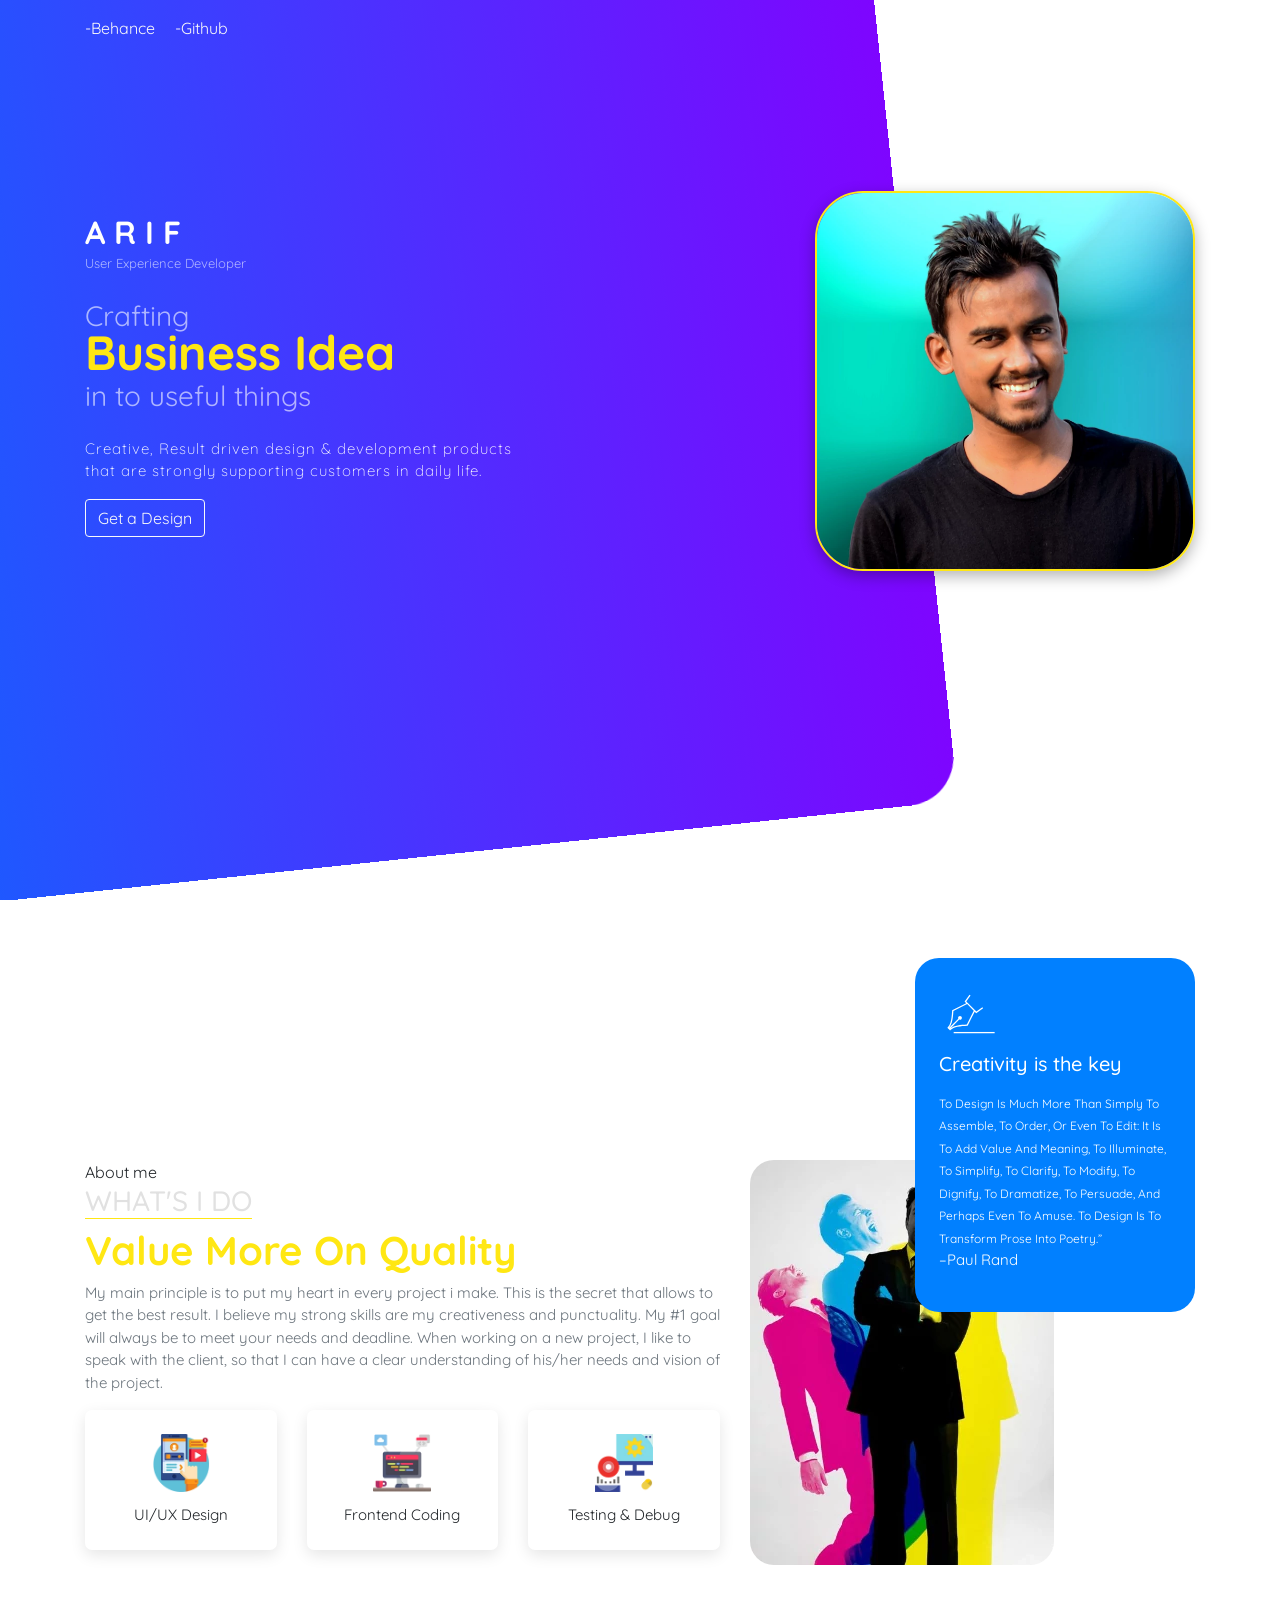
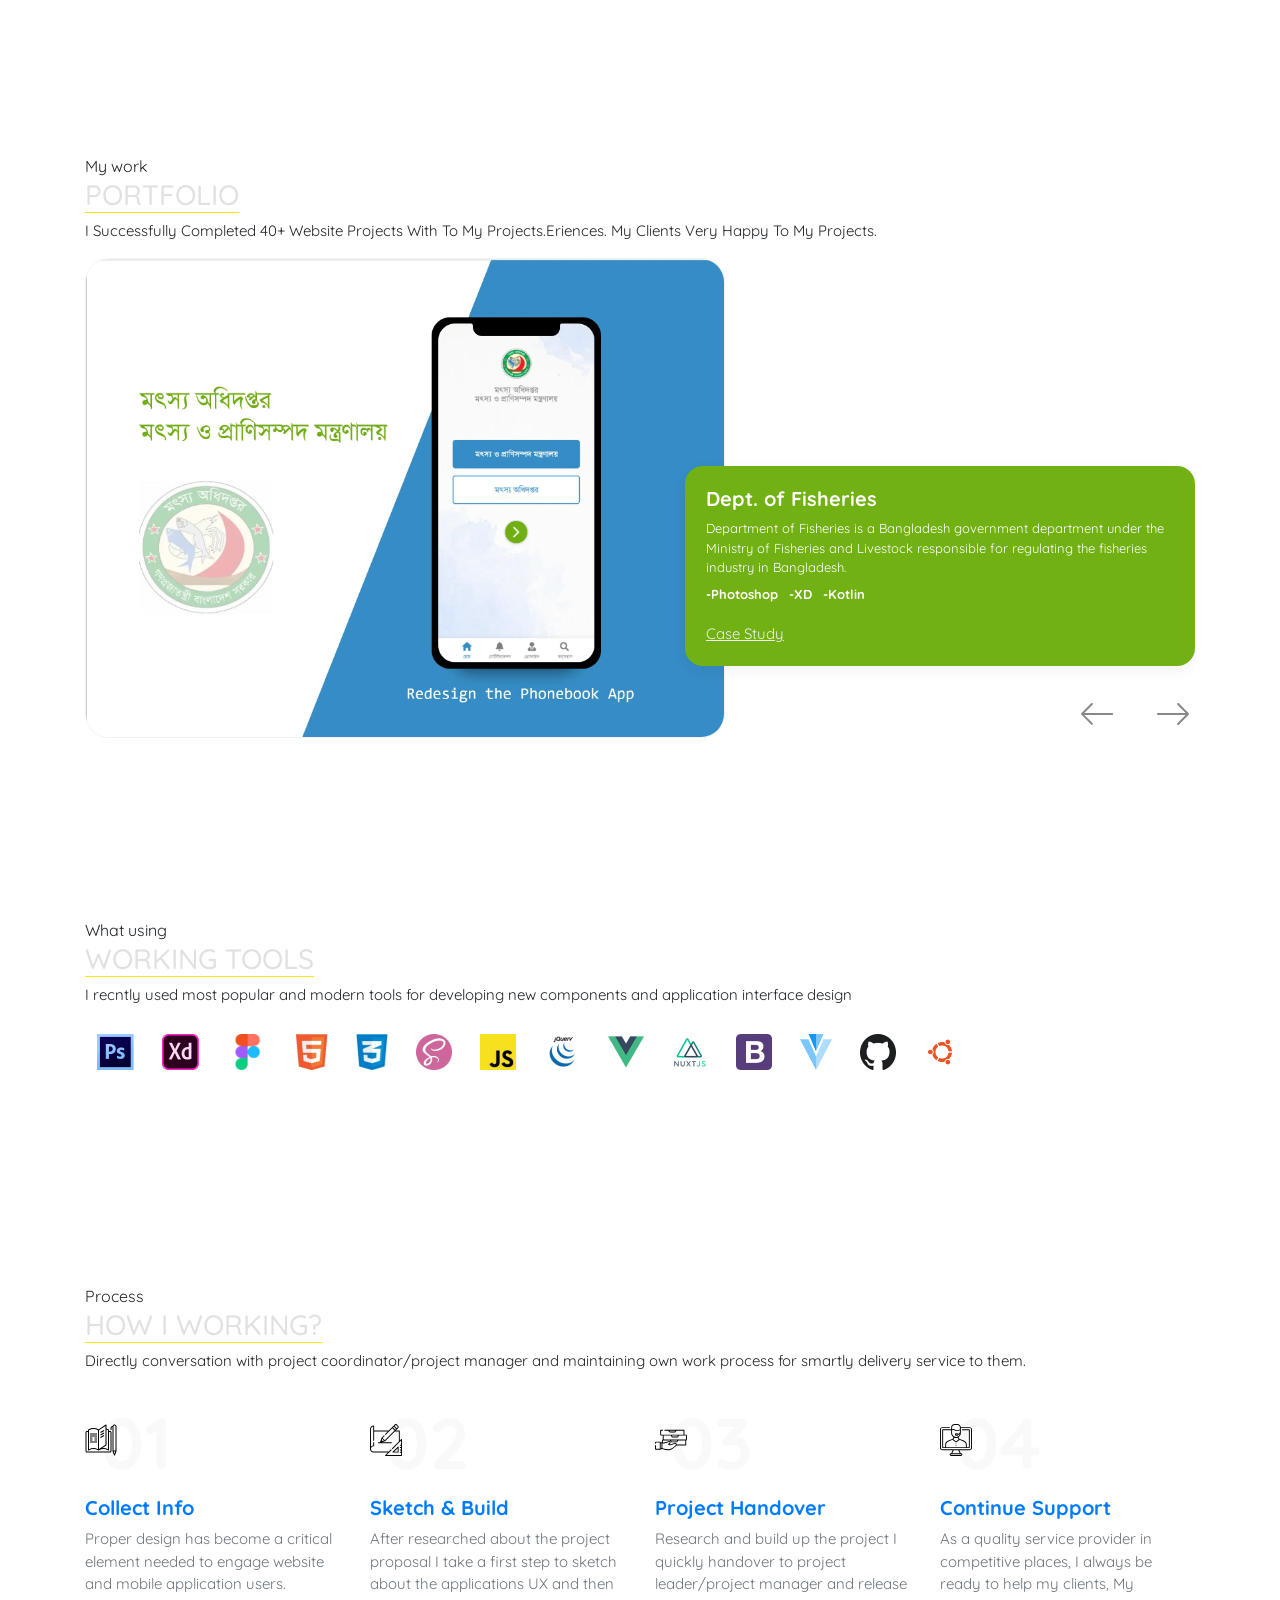
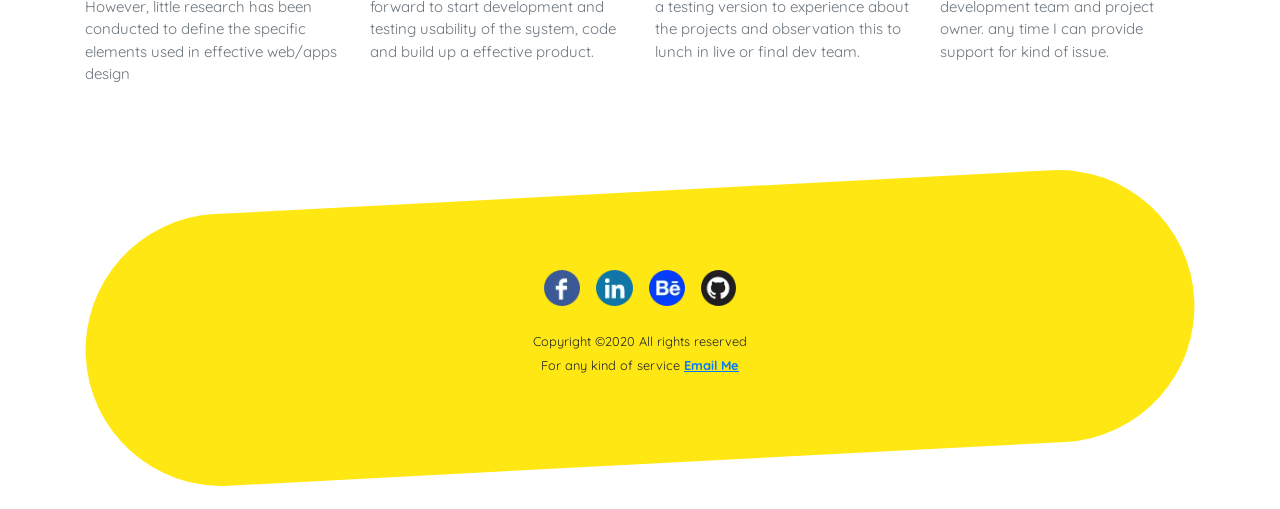
<file: 2020/index.html>
<!DOCTYPE html>
<html lang="en">
    <head>
        <title> Hello World| I'm Arif </title>
        <meta charset="utf-8">
        <meta http-equiv="X-UA-Compatible" content="IE=edge">
        <meta name="viewport" content="width=device-width, initial-scale=1, maximum-scale=5">
        <meta name="keywords" content="web design, frontend dev, web development, landing page, ui design, interaction design, sketch, ui/ux design">
        <meta name="description" content="Transforming idea from desing to client side coding for web, Designing user interface for web & mobile platforms...">
        <meta name="author" content="arif">
        <meta name="copyright" content="ariful islam">
        <meta name="robots" content="index, follow">
        <meta name="theme-color" content="#0180FF">
        <link rel="icon" href="images/resources/favicon.png" type="image/x-icon">
        <link rel="stylesheet" href="css/bootstrap.min.css">
        <link rel="stylesheet" type="text/css" href="css/style.css">
        <meta property="og:image" content="images/resources/arif.webp" />
        <meta property="og:image:secure_url" content="images/resources/arif.webp" />
        <meta property="og:image:type" content="image/webp" />
        <meta property="og:image:width" content="420" />
        <meta property="og:image:height" content="280" />
        <meta property="og:image:alt" content="I'm Arif" />
        <!-- Hotjar Tracking Code for https://ais95.github.io -->
        <script>
            (function(h,o,t,j,a,r){
                h.hj=h.hj||function(){(h.hj.q=h.hj.q||[]).push(arguments)};
                h._hjSettings={hjid:3388368,hjsv:6};
                a=o.getElementsByTagName('head')[0];
                r=o.createElement('script');r.async=1;
                r.src=t+h._hjSettings.hjid+j+h._hjSettings.hjsv;
                a.appendChild(r);
            })(window,document,'https://static.hotjar.com/c/hotjar-','.js?sv=');
        </script>
    </head>
    <!-- Google tag (gtag.js) -->
    <script async src="https://www.googletagmanager.com/gtag/js?id=G-DPRR3GXSES"></script>
    <script>
        window.dataLayer = window.dataLayer || [];
        function gtag(){dataLayer.push(arguments);}
        gtag('js', new Date());
        gtag('config', 'G-DPRR3GXSES');
    </script>

    <!-- Google Tag Manager -->
    <script>(function(w,d,s,l,i){w[l]=w[l]||[];w[l].push({'gtm.start':
        new Date().getTime(),event:'gtm.js'});var f=d.getElementsByTagName(s)[0],
        j=d.createElement(s),dl=l!='dataLayer'?'&l='+l:'';j.async=true;j.src=
        'https://www.googletagmanager.com/gtm.js?id='+i+dl;f.parentNode.insertBefore(j,f);
        })(window,document,'script','dataLayer','GTM-K7CHTF3');
    </script>
    <!-- End Google Tag Manager -->

<body>

    <!-- Preloader -->
    <div class="loader">
        <div class="load-content"></div>
    </div>

    <!-- header -->
    <header class="header__hd">
        <div class="container">
            <div class="row">
                <div class="col-md-12">
                    <ul class="external__links pl-0 pt-3 d-none d-md-block">
                        <li class="d-inline-block pr-3"> <a href="https://www.behance.net/mr-arif" target="_blank" rel="noopener">-Behance</a> </li>
                        <li class="d-inline-block pr-3"> <a href="https://github.com/ais95" target="_blank" rel="noopener">-Github</a> </li>
                    </ul>
                </div>
                <div class="col-md-6 col-sm-12">
                    <div class="content_hd">
                        <h2 class="brand__name">A R I F</h2>
                        <p class="caption__text">User Experience Developer</p>
                        <div class="d-none d-md-block">
                            <h2 class="slug__title mb-4"> <span>Crafting</span> <br> Business Idea <br> <span> in to useful things</span> </h2>
                            <p class="paragraph__text">Creative, Result driven design & development products <br> that are strongly supporting customers in daily life.</p>
                            <a href="mailto:arifalislam642@gmail.com" target="_new" class="btn btn-outline-light">Get a Design</a>
                        </div>                       
                    </div>
                </div>
                <div class="col-md-6 col-sm-12">
                    <img class="profile__hd ml-auto" src="images/resources/arif.webp" loading="lazy" alt="arif">
                </div>

                <div class="col-sm-12">
                    <ul class="external__links__center text-center mt-3 pl-0 pt-3 d-md-none">
                        <li class="d-inline-block pr-3"> <a href="https://www.linkedin.com/in/mr-arif" target="_blank" rel="noopener">-LinkedIn</a> </li>
                        <li class="d-inline-block pr-3"> <a href="https://www.behance.net/mr-arif" target="_blank" rel="noopener">-Behance</a> </li>
                        <li class="d-inline-block pr-3"> <a href="https://github.com/ais95" target="_blank" rel="noopener">-Github</a> </li>
                    </ul>
                    <div class="text-center mt-3 d-md-none">
                        <a href="#projects" class="btn btn-primary">View Portfolio</a>
                    </div>
                </div>
            </div>
        </div>
    </header>



    <!-- About my background -->
    <section class="about__information">
        <div class="container">
            <div class="row">
                <div class="col-lg-7 col-md-12">
                    <p class="lead__text mb-0">About me</p>
                    <h3 class="title__grey"> <span>What's I Do</span> </h3>
                    <h1 class="section__title">Value More On Quality</h1>
                    <p class="section__text text-muted"> My main principle is to put my heart in every project i make. This is the secret that allows to get the best result. I believe my strong skills are my creativeness and punctuality. My #1 goal will always be to meet your needs and deadline. When working on a new project, I like to speak with the client, so that I can have a clear understanding of his/her needs and vision of the project.</p>
                    <div class="row">
                        <div class="col-md-4">
                            <div class="block__item">
                                <img class="block__img" src="images/resources/mobile-app.webp" loading="lazy" alt="dev">
                                <span class="d-block">UI/UX Design</span>
                            </div>
                        </div>
                        <div class="col-md-4">
                            <div class="block__item">
                                <img class="block__img" src="images/resources/web-design.webp" loading="lazy" alt="dev">
                                <span class="d-block">Frontend Coding</span>
                            </div>
                        </div>
                        <div class="col-md-4">
                            <div class="block__item">
                                <img class="block__img" src="images/resources/software.webp" loading="lazy" alt="dev">
                                <span class="d-block">Testing & Debug</span>
                            </div>
                        </div>
                    </div>
                </div>
                <div class="col-lg-5 col-md-12">
                    <div class="site__highlight">
                        <div class="highlighted__text">
                            <svg enable-background="new 0 0 100 100" height="64px" version="1.1" viewBox="0 0 100 100" xml:space="preserve" xmlns="http://www.w3.org/2000/svg" xmlns:xlink="http://www.w3.org/1999/xlink"><g><path fill="#ffffff" d="M44.768,68.255L55.742,46.29l2.467,2.466l10.727-7.705l-1.166-1.624l-9.348,6.713L42.65,30.37l6.646-9.279l-1.627-1.164   l-7.633,10.658l2.473,2.473L20.537,44.025l-0.029,0.583c-0.502,9.815-1.479,20.742-6.752,26.186L13.07,71.5l1.482,1.482v0   l1.414,1.414v0l1.338,1.337l0.707-0.709c5.23-5.25,15.797-6.208,26.172-6.74L44.768,68.255z M17.859,72.505l13.74-13.74   c1.094,0.469,2.41,0.261,3.303-0.632c1.172-1.171,1.17-3.071,0-4.243c-1.172-1.17-3.07-1.171-4.242,0.001   c-0.951,0.951-1.117,2.377-0.523,3.509L15.969,71.569l-0.115-0.114c5.072-5.986,6.111-16.54,6.621-26.161L44,34.548l10.252,10.25   L43.5,66.318C33.662,66.838,23.73,67.825,17.859,72.505z"/><rect fill="#ffffff" height="2" width="64" x="22.93" y="78.073"/></g></svg>
                            <h5 class="subtitle text-white mb-3">Creativity is the key</h5>
                            <p class="section__text text-white"> <small> To Design Is Much More Than Simply To Assemble, To Order, Or Even To Edit: It Is To Add Value And Meaning, To Illuminate, To Simplify, To Clarify, To Modify, To Dignify, To Dramatize, To Persuade, And Perhaps Even To Amuse. To Design Is To Transform Prose Into Poetry.”</small> <span class="d-block">–Paul Rand</span> </p>
                        </div>
                        <img class="highlights__img" src="images/resources/about_1.webp" loading="lazy" alt="highlights__img">
                    </div>
                </div>
            </div>
        </div>
    </section>



    <!-- Portfolios -->
    <section id="projects" class="portfolio__area">
        <div class="container">
            <div class="row">
                <div class="col-sm-12">
                    <p class="lead__text mb-0">My work</p>
                    <h3 class="title__grey"> <span>Portfolio</span> </h3>
                    <p class="section__text">I Successfully Completed 40+ Website Projects With  To My Projects.Eriences. My Clients Very Happy To My Projects.</p>  


                    <div id="carouselExampleControls" class="carousel slide" data-ride="carousel">
                        <div class="carousel-inner">


                            <!-- DOF -->
                            <div class="carousel-item active">
                                <img class="gallery__img lazyload" src="images/portfolio/dof.webp" loading="lazy" alt="#">
                                <div class="project__desc" style="background-color: #71B113;">
                                    <h5 class="project__title">Dept. of Fisheries</h5>
                                    <p class="project__details">Department of Fisheries is a Bangladesh government department under the Ministry of Fisheries and Livestock responsible for regulating the fisheries industry in Bangladesh.</p>
                                    <ul class="pl-0">
                                        <li class="d-inline-block">-Photoshop</li>
                                        <li class="d-inline-block">-XD</li>
                                        <li class="d-inline-block">-Kotlin</li>
                                    </ul>                                    
                                    <a class="ext__link" href="https://www.behance.net/gallery/117749321/Redesign-phonebook-app/modules/670949737" target="_new" rel="noopener">Case Study</a>
                                </div>
                            </div>

                            <!-- Amujamu -->
                            <div class="carousel-item">
                                <img class="gallery__img lazyload" src="images/portfolio/amujamu.webp" loading="lazy" alt="#">
                                <div class="project__desc" style="background-color: #2EBFEE;">
                                    <h5 class="project__title">Amujamu</h5>
                                    <p class="project__details">Amujamu has the largest collection of Thailand tours. Book your desired one for the best deal. Amujamu, the best of its kind...</p>
                                    <ul class="pl-0">
                                        <li class="d-inline-block">-Photosop CC</li>
                                        <li class="d-inline-block">-Adobe XD</li>
                                        <li class="d-inline-block">-Nuxt JS</li>
                                        <li class="d-inline-block">-Laravel</li>   
                                        <li class="d-inline-block">-Kotlin</li>                                       
                                    </ul>                                    
                                    <a class="ext__link pr-2" href="https://play.google.com/store/apps/details?id=prochitoits.app.amujamu" target="_new" rel="noopener">Android App</a>
                                    <a class="ext__link pr-2" href="https://www.behance.net/gallery/112698443/Case-Study-for-amujamucom" target="_new" rel="noopener">Case Study</a>
                                </div>
                            </div>                             

                            <!-- Pizzahouse -->
                            <div class="carousel-item">
                                <img class="gallery__img lazyload" src="images/portfolio/pizzahouse.webp" loading="lazy" alt="#">
                                <div class="project__desc" style="background-color: #F9B33C;">
                                    <h5 class="project__title">Pizza House</h5>
                                    <p class="project__details">Started from Pick up and dine-in. Over the years, we added delivery to our services due to the trend and consumer requests.</p>
                                    <ul class="pl-0">
                                        <li class="d-inline-block">-Bootstrap 4</li>                                        
                                        <li class="d-inline-block">-Angular JS</li>                                                                                 
                                        <li class="d-inline-block">-Laravel</li>                                    
                                    </ul>                                    
                                    <a class="ext__link" href="http://pizzahouseusa.com" target="_new" rel="noopener">Website Link</a>
                                </div>
                            </div>                             
                            
                            <!-- Im the chef too -->
                            <div class="carousel-item">
                                <img class="gallery__img lazyload" src="images/portfolio/itc.webp" loading="lazy" alt="#">
                                <div class="project__desc" style="background-color: #54B0F4;">
                                    <h5 class="project__title">I'M THE CHEF TOO!</h5>
                                    <p class="project__details">Blending food, stem & the arts into educational fun. <br> Kids educational website I created sketch and designed this UI/UX by the instruction of project owner. This is a freelancing project for me. </p>
                                    <ul class="pl-0">                                        
                                        <li class="d-inline-block">-Adobe XD</li>                                                                                                                 
                                        <li class="d-inline-block">-Photoshop CC</li>  
                                        <li class="d-inline-block">-RWD</li>  
                                    </ul>                                    
                                    <a class="ext__link" href="https://imthecheftoo.com" target="_new" rel="noopener">Website Link</a>
                                </div>
                            </div>                            

                            <!-- Folmul -->
                            <div class="carousel-item">
                                <img class="gallery__img lazyload" src="images/portfolio/folmul.webp" loading="lazy" alt="#">
                                <div class="project__desc" style="background-color: #71B30F;">
                                    <h5 class="project__title">Folmul</h5>
                                    <p class="project__details">Local market fruits suppliyer & products price showcase for customers who will get updated price list about each products.</p>
                                    <ul class="pl-0">
                                        <li class="d-inline-block">-HTML 5</li>
                                        <li class="d-inline-block">-Boostrap 4</li>
                                        <li class="d-inline-block">-Mobile First Design</li>
                                        <li class="d-inline-block">-MySQL</li>                                        
                                        <li class="d-inline-block">-Laravel</li>                                        
                                    </ul>                                    
                                    <a class="ext__link" href="https://www.behance.net/gallery/62950715/Fruits-Web-Showcase" target="_new" rel="noopener">Website Link</a>
                                </div>
                            </div>                             
 
                            <div class="carousel-item">
                                <img class="gallery__img lazyload" src="images/portfolio/invoice.webp" loading="lazy" alt="#">
                                <div class="project__desc" style="background-color: #8656F1;">
                                    <h5 class="project__title">Invoice Generator</h5>
                                    <p class="project__details">This is simple javascript invoice generator, I made it when started learning JS and how to work in web browser</p>
                                    <ul class="pl-0">
                                        <li class="d-inline-block">-HTML 5</li>
                                        <li class="d-inline-block">-Vanilla JS</li>
                                        <li class="d-inline-block">-jQuery</li>                                        
                                    </ul>                                    
                                    <a class="ext__link" href="https://ais95.github.io/invoice-generator" target="_new" rel="noopener">Website Link</a>
                                </div>
                            </div>                            

                            <div class="carousel-item">
                                <img class="gallery__img lazyload" src="images/portfolio/maxsop.webp" loading="lazy" alt="#">
                                <div class="project__desc" style="background-color: #00b386;">
                                    <h5 class="project__title">MaxSOP</h5>
                                    <p class="project__details">Services web design, web development, research, custom application, android apps and digital marketing</p>
                                    <ul class="pl-0">
                                        <li class="d-inline-block">-HTML 5</li>
                                        <li class="d-inline-block">-Boostrap 4</li>
                                        <li class="d-inline-block">-React JS</li>
                                        <li class="d-inline-block">-Node JS</li>                                        
                                    </ul>                                
                                    <a class="ext__link" href="http://maxsop.com" target="_new" rel="noopener">Website Link</a>
                                </div>
                            </div>

                        </div>
                        <button class="carousel-control-prev" href="#carouselExampleControls" title="Previous" data-slide="prev">
                            <svg enable-background="new 0 0 32 32" height="32px" version="1.1" viewBox="0 0 32 32" width="32px" xml:space="preserve" xmlns="http://www.w3.org/2000/svg" xmlns:xlink="http://www.w3.org/1999/xlink"><path clip-rule="evenodd" d="M31.106,15H3.278l8.325-8.293  c0.391-0.391,0.391-1.024,0-1.414c-0.391-0.391-1.024-0.391-1.414,0l-9.9,9.899c-0.385,0.385-0.385,1.029,0,1.414l9.9,9.9  c0.391,0.391,1.024,0.391,1.414,0c0.391-0.391,0.391-1.024,0-1.414L3.278,17h27.828c0.552,0,1-0.448,1-1  C32.106,15.448,31.658,15,31.106,15z" fill="#121313" fill-rule="evenodd" id="Arrow_Back"/><g/><g/><g/><g/><g/><g/></svg>    
                        </button>
                        <button class="carousel-control-next" href="#carouselExampleControls" title="Next" data-slide="next">
                            <svg enable-background="new 0 0 32 32" height="32px" version="1.1" viewBox="0 0 32 32" width="32px" xml:space="preserve" xmlns="http://www.w3.org/2000/svg" xmlns:xlink="http://www.w3.org/1999/xlink"><path clip-rule="evenodd" d="M32,16.009c0-0.267-0.11-0.522-0.293-0.714  l-9.899-9.999c-0.391-0.395-1.024-0.394-1.414,0c-0.391,0.394-0.391,1.034,0,1.428l8.193,8.275H1c-0.552,0-1,0.452-1,1.01  s0.448,1.01,1,1.01h27.586l-8.192,8.275c-0.391,0.394-0.39,1.034,0,1.428c0.391,0.394,1.024,0.394,1.414,0l9.899-9.999  C31.894,16.534,31.997,16.274,32,16.009z" fill="#121313" fill-rule="evenodd" id="Arrow_Forward"/><g/><g/><g/><g/><g/><g/></svg>
                        </button>
                    </div>                  
                </div>
 
            </div>
        </div>  
    </section>



    <!-- Tools -->
    <section class="software__tools">
        <div class="container">
            <div class="row">
                <div class="col-md-12 col-sm-12">                    
                    <p class="lead__text mb-0">What using</p>
                    <h3 class="title__grey"> <span>Working Tools</span> </h3>
                    <p class="section__text">I recntly used most popular and modern tools for developing new components and application interface design</p>
                    <ul class="pl-0 pr-0">
                        <li class="d-inline-block" title="Adobe Photohop"> <img class="tools__used" src="images/tools/ps.webp" loading="lazy" alt="#"> </li>
                        <li class="d-inline-block" title="Adobe XD"> <img class="tools__used" src="images/tools/xd.webp" loading="lazy" alt="#"> </li>
                        <li class="d-inline-block" title="Figma"> <img class="tools__used" src="images/tools/figma.webp" loading="lazy" alt="#"> </li>                        
                        <li class="d-inline-block" title="HTML"> <img class="tools__used" src="images/tools/HTML.webp" loading="lazy" alt="#"> </li>
                        <li class="d-inline-block" title="Css"> <img class="tools__used" src="images/tools/CSS3.webp" loading="lazy" alt="#"> </li>
                        <li class="d-inline-block" title="Sass"> <img class="tools__used" src="images/tools/sass.webp" loading="lazy" alt="#"> </li>                        
                        <li class="d-inline-block" title="JavaScript"> <img class="tools__used" src="images/tools/js.webp" loading="lazy" alt="#"> </li>
                        <li class="d-inline-block" title="jQuery"> <img class="tools__used" src="images/tools/jQuery.webp" loading="lazy" alt="#"> </li>
                        <li class="d-inline-block" title="Vue JS"> <img class="tools__used" src="images/tools/vue.webp" loading="lazy" alt="#"> </li>
                        <li class="d-inline-block" title="Nuxt JS"> <img class="tools__used" src="images/tools/nuxt.webp" loading="lazy" alt="#"> </li>
                        <li class="d-inline-block" title="Bootstrap"> <img class="tools__used" src="images/tools/bs.webp" loading="lazy" alt="#"> </li>
                        <li class="d-inline-block" title="Vuetify"> <img class="tools__used" src="images/tools/vuetify.webp" loading="lazy" alt="#"> </li>
                        <li class="d-inline-block" title="Git"> <img class="tools__used" src="images/tools/git.webp" loading="lazy" alt="#"> </li>
                        <li class="d-inline-block" title="Ubuntu"> <img class="tools__used" src="images/tools/ubuntu.webp" loading="lazy" alt="#"> </li>
                    </ul>
                </div>
            </div>
        </div>
    </section>

    <!-- Workign steps -->
    <section class="works__process">
        <div class="container">
            <div class="row">
                <div class="col-sm-12">
                    <p class="lead__text mb-0">Process</p>
                    <h3 class="title__grey"> <span>How I Working?</span> </h3>
                    <p class="section__text">Directly conversation with project coordinator/project manager and maintaining own work process for smartly delivery service to them.</p>
                </div>

                <div class="col-md-3 col-sm-6"> 
                    <div class="process_block">
                        <p class="icon__set">
                            <svg class="icon" id="Layer_3" enable-background="new 0 0 64 64" viewBox="0 0 64 64" xmlns="http://www.w3.org/2000/svg"><g><path d="m50 14h-2v-2c0-.351-.185-.677-.485-.857l-.713-.428c-1.2-.72-2.476-1.305-3.802-1.745v-6.97c0-.369-.203-.708-.528-.882-.324-.174-.72-.154-1.026.05l-14.474 9.649-.17-.102c-2.96-1.776-6.349-2.715-9.802-2.715s-6.842.939-9.802 2.715l-.713.428c-.3.18-.485.506-.485.857v2h-2c-1.654 0-3 1.346-3 3v37c0 1.654 1.346 3 3 3h46c1.654 0 3-1.346 3-3v-37c0-1.654-1.346-3-3-3zm-7.445 28.832c.278-.186.445-.498.445-.832v-30.91c.962.362 1.89.81 2.772 1.339l.228.137v37.694c-2.763-1.481-5.855-2.26-9-2.26-.815 0-1.627.052-2.431.156zm-14.555-30.297 13-8.667v37.596l-13 8.667zm-20 .031.228-.137c2.648-1.589 5.682-2.429 8.772-2.429s6.124.84 8.772 2.43l.228.136v37.694c-2.763-1.481-5.855-2.26-9-2.26s-6.237.779-9 2.26zm43 41.434c0 .551-.448 1-1 1h-46c-.552 0-1-.449-1-1v-37c0-.551.448-1 1-1h2v36c0 .36.193.693.507.87.313.178.698.174 1.008-.013l.713-.428c2.648-1.589 5.682-2.429 8.772-2.429s6.124.84 8.772 2.43l.711.426c.005.003.01.006.015.009h.001c.003.005.002.002.003.002.067.039.138.069.21.09h.001.001.001c-.001 0 .002.001.002 0h.001.001c.096.028.173.035.294.04h.002s.001 0 .002 0 .002 0 .002 0h.001.001.001.001c.109-.002.218-.022.321-.061h.002.001.001.001.001.001.001c.057-.021.112-.048.165-.08l.711-.427c2.648-1.589 5.682-2.429 8.772-2.429s6.124.84 8.772 2.43l.713.428c.159.095.337.142.515.142.17 0 .34-.043.493-.13.314-.177.507-.51.507-.87v-36h2c.552 0 1 .449 1 1z"/><path d="m10 19h14v2h-14z"/><path d="m10 35h14v2h-14z"/><path d="m10 23h14v2h-14z"/><path d="m10 27h5v2h-5z"/><path d="m19 27h5v2h-5z"/><path d="m10 31h5v2h-5z"/><path d="m19 31h5v2h-5z"/><path d="m30.469 14h8.062v2h-8.062z" transform="matrix(.868 -.496 .496 .868 -2.897 19.093)"/><path d="m30.469 19h8.062v2h-8.062z" transform="matrix(.868 -.496 .496 .868 -5.377 19.752)"/><path d="m30.469 24h8.062v2h-8.062z" transform="matrix(.868 -.496 .496 .868 -7.858 20.411)"/><path d="m63 5c0-2.206-1.794-4-4-4-1.892 0-3.471 1.323-3.886 3.09-2.334.42-4.114 2.457-4.114 4.91v3h2v-3c0-1.302.839-2.402 2-2.816v47.816c0 .111.03.213.063.313l-.011.004 2 6c.136.408.517.683.948.683v2h2v-2c.431 0 .812-.275.948-.684l2-6-.011-.004c.033-.099.063-.201.063-.312zm-6 0c0-1.103.897-2 2-2s2 .897 2 2v48h-4zm.387 50h3.226l-1.334 4h-.559z"/></g></svg>
                            <span class="steps">01</span>
                        </p> 
                        <h5 class="subtitle__text font-weight-bold">Collect Info</h5>  
                        <p class="section__text text-muted"> Proper design has become a critical element needed to engage website and mobile application users. However, little research has been conducted to define the specific elements used in effective web/apps design </p>                   
                    </div>
                </div>                

                <div class="col-md-3 col-sm-6"> 
                    <div class="process_block">
                        <p class="icon__set">
                            <svg class="icon" version="1.1" id="Capa_1" xmlns="http://www.w3.org/2000/svg" xmlns:xlink="http://www.w3.org/1999/xlink" x="0px" y="0px" viewBox="0 0 511.999 511.999" style="enable-background:new 0 0 511.999 511.999;" xml:space="preserve"> <g> <g> <path d="M453.034,361.322c-2.808-1.164-6.04-0.521-8.19,1.628l-82.126,82.126c-2.149,2.15-2.792,5.382-1.628,8.19 c1.162,2.809,3.904,4.639,6.943,4.639h82.126c4.151,0,7.515-3.364,7.515-7.515v-82.126 C457.673,365.225,455.842,362.485,453.034,361.322z M386.173,442.876l56.469-56.469v56.469H386.173z"/> </g> </g> <g> <g> <path d="M507.361,240.867c-2.808-1.164-6.04-0.521-8.19,1.628l-22.507,22.507V111.971c0-4.151-3.365-7.515-7.515-7.515h-57.741 l20.96-20.96c0.003-0.003,0.006-0.007,0.009-0.01l20.196-20.196c4.327-4.327,6.71-10.083,6.71-16.203s-2.383-11.874-6.71-16.203 L429.219,7.53c-4.327-4.327-10.083-6.71-16.203-6.71s-11.875,2.383-16.203,6.71l-20.206,20.206l-24.416,24.416l-52.303,52.303 H66.62V30.11c0-4.151-3.365-7.515-7.515-7.515C26.515,22.597,0,49.11,0,81.702v319.186c0,0.555,0.064,1.095,0.178,1.615 c1.038,13.829,7.021,26.678,17.02,36.432C27.886,449.359,41.995,455.1,56.927,455.1h229.638l-43.249,43.249 c-2.149,2.15-2.792,5.381-1.629,8.19c1.163,2.808,3.904,4.639,6.943,4.639h255.855c4.15,0,7.515-3.364,7.515-7.515V247.81 C512,244.771,510.168,242.03,507.361,240.867z M407.443,18.159c3.072-3.074,8.077-3.074,11.149,0l23.355,23.355 c3.074,3.073,3.074,8.076,0,11.15l-14.891,14.892L392.55,33.051L407.443,18.159z M381.922,43.679l34.505,34.504l-13.789,13.789 l-34.503-34.504L381.922,43.679z M496.972,332.252h-13.865c-4.151,0-7.515,3.364-7.515,7.515c0,4.151,3.364,7.515,7.515,7.515 h13.865v22.646h-13.865c-4.151,0-7.515,3.364-7.515,7.515s3.364,7.515,7.515,7.515h13.865v22.645h-13.865 c-4.151,0-7.515,3.364-7.515,7.515c0,4.151,3.364,7.515,7.515,7.515h13.865v22.646h-13.865c-4.151,0-7.515,3.365-7.515,7.515 c0,4.151,3.364,7.515,7.515,7.515h13.865v35.842h-230.2l75.908-75.907c2.935-2.936,2.935-7.693,0-10.628 c-0.337-0.337-0.699-0.629-1.078-0.889c-2.926-2.004-6.952-1.709-9.551,0.889l-30.456,30.456H56.928 c-22.792,0-41.14-17.794-41.862-40.545c0.043-1.428,0.154-2.844,0.332-4.244c0.001-0.008,0.002-0.016,0.003-0.024 c0.084-0.665,0.185-1.327,0.3-1.985c0.013-0.075,0.027-0.15,0.04-0.225c0.105-0.587,0.223-1.171,0.352-1.753 c0.036-0.162,0.074-0.324,0.112-0.485c0.114-0.492,0.237-0.981,0.369-1.468c0.072-0.264,0.147-0.525,0.224-0.788 c0.11-0.382,0.224-0.763,0.345-1.14c0.121-0.377,0.25-0.75,0.381-1.123c0.091-0.261,0.181-0.522,0.279-0.781 c0.183-0.492,0.377-0.979,0.577-1.462c0.057-0.139,0.113-0.28,0.172-0.419c0.257-0.6,0.524-1.193,0.806-1.779 c0.012-0.025,0.023-0.05,0.035-0.075c5.878-12.164,17.183-21.233,30.75-24.047c0.038-0.008,0.076-0.017,0.114-0.025 c0.622-0.127,1.25-0.236,1.882-0.337c0.105-0.017,0.21-0.038,0.317-0.054c0.571-0.087,1.148-0.155,1.725-0.22 c0.162-0.018,0.323-0.043,0.486-0.059c0.557-0.056,1.119-0.093,1.681-0.128c0.178-0.011,0.356-0.03,0.534-0.039 c0.736-0.037,1.478-0.056,2.223-0.056c4.15,0,7.515-3.364,7.515-7.515v-54.489c0-4.151-3.365-7.515-7.515-7.515 c-4.15,0-7.515,3.364-7.515,7.515v47.447c-12.69,1.605-24.469,7.265-33.757,16.335c-0.977,0.954-1.903,1.946-2.805,2.954V81.702 c0-21.741,15.826-39.858,36.561-43.436v73.705v152.777v0.001c0,4.15,3.365,7.515,7.515,7.515c4.15,0,7.515-3.365,7.515-7.515 v-0.001V119.486h218.24l-41.544,41.544c-2.935,2.936-2.935,7.693,0,10.628c2.935,2.934,7.693,2.934,10.627,0l54.373-54.373 c0.002-0.002,0.003-0.004,0.005-0.005l49.185-49.185l34.503,34.505l-4.048,4.048c-0.003,0.003-0.007,0.006-0.01,0.009 l-151.528,151.53l-34.504-34.504l29.868-29.868c2.935-2.936,2.935-7.693,0-10.628c-2.935-2.934-7.693-2.934-10.627,0 l-35.183,35.182c-0.188,0.188-0.364,0.387-0.529,0.591c-0.055,0.068-0.104,0.141-0.156,0.212c-0.106,0.141-0.21,0.283-0.307,0.431 c-0.055,0.086-0.105,0.174-0.157,0.263c-0.083,0.14-0.163,0.282-0.236,0.427c-0.048,0.094-0.091,0.189-0.135,0.287 c-0.067,0.147-0.129,0.297-0.186,0.447c-0.02,0.053-0.046,0.103-0.065,0.156l-14.641,41.475l-9.982,28.279 c-0.132,0.376-0.227,0.758-0.298,1.143h-24.992c-4.15,0-7.515,3.364-7.515,7.515c0,4.151,3.365,7.515,7.515,7.515h208.114 c4.151,0,7.515-3.364,7.515-7.515c0-4.151-3.364-7.515-7.515-7.515H193.093l45.83-16.178c0.038-0.014,0.074-0.033,0.112-0.047 c0.178-0.066,0.353-0.14,0.526-0.219c0.069-0.032,0.138-0.062,0.205-0.095c0.18-0.09,0.357-0.189,0.531-0.295 c0.056-0.034,0.114-0.065,0.169-0.1c0.181-0.116,0.357-0.243,0.53-0.377c0.043-0.033,0.088-0.062,0.13-0.096 c0.209-0.168,0.414-0.349,0.608-0.543l154.644-154.643h65.255v160.546L354.137,387.53c-2.935,2.936-2.935,7.693,0,10.628 c0.183,0.183,0.374,0.355,0.571,0.516c1.378,1.123,3.061,1.685,4.743,1.685s3.366-0.562,4.743-1.685 c0.197-0.16,0.388-0.333,0.571-0.516c0.003-0.003,0,0,0.003-0.003L496.972,265.95V332.252z M222.677,265.696l-21.526,7.599 l-14.342-14.342l7.599-21.526L222.677,265.696z"/> </g> </g> </svg>
                            <span class="steps">02</span>
                        </p> 
                        <h5 class="subtitle__text font-weight-bold">Sketch & Build</h5>  
                        <p class="section__text text-muted"> After researched about the project proposal I take a first step to sketch about the applications UX and then forward to start development and testing usability of the system, code and build up a effective product. </p>                    
                    </div>
                </div>                

                <div class="col-md-3 col-sm-6"> 
                    <div class="process_block">
                        <p class="icon__set">
                            <svg class="icon" viewBox="0 -91 511.998 511" xmlns="http://www.w3.org/2000/svg"><path d="m496.253906 79.148438h-24.859375c.007813-.242188.035157-.484376.035157-.730469v-62.171875c0-8.683594-7.066407-15.746094-15.746094-15.746094h-299.875c-4.148438 0-7.507813 3.359375-7.507813 7.507812 0 4.144532 3.359375 7.507813 7.507813 7.507813h55.847656l13.40625 22.359375c2.71875 4.539062 7.988281 7.359375 13.746094 7.359375h77.128906c5.757812 0 11.027344-2.820313 13.75-7.359375l13.402344-22.359375h112.589844c.40625 0 .734374.328125.734374.730469v62.167968c0 .40625-.328124.734376-.734374.734376h-356.613282c-.402344 0-.734375-.328126-.734375-.730469v-62.171875c0-.402344.332031-.730469.734375-.730469h23.542969c4.144531 0 7.507813-3.363281 7.507813-7.507813 0-4.148437-3.363282-7.507812-7.507813-7.507812h-23.542969c-8.683594 0-15.746094 7.0625-15.746094 15.746094v62.171875c0 8.683593 7.0625 15.746093 15.746094 15.746093h24.859375c-.011719.242188-.035156.484376-.035156.730469v62.171875c0 .511719.027344 1.015625.074219 1.515625-7.101563 1.523438-12.441406 7.84375-12.441406 15.394531v28.089844c-1.335938-.558594-2.796876-.878906-4.332032-.878906h-15.957031c-1.054687-5.261719-5.707031-9.234375-11.273437-9.234375h-68.464844c-6.339844 0-11.496094 5.160156-11.496094 11.5v13.144531c0 4.148438 3.363281 7.507813 7.507812 7.507813 4.144532 0 7.507813-3.359375 7.507813-7.507813v-9.628906h61.429687v98.488281h-61.429687v-54.488281c0-4.148438-3.363281-7.507812-7.507813-7.507812-4.144531 0-7.507812 3.359374-7.507812 7.507812v58.007812c0 6.339844 5.15625 11.496094 11.496094 11.496094h68.464844c5.566406 0 10.21875-3.972656 11.273437-9.234375h15.957031c3.417969 0 6.484375-1.53125 8.5625-3.933593 14.53125 7.652343 42.144532 17.128906 93.113282 21.457031 2.5.210937 5.007812.316406 7.511718.316406 10.738282 0 21.457032-1.933594 31.375-5.695313 41.113282-15.582031 76-47.667968 93.136719-65.40625 1.800781-1.863281 3.289063-3.910156 4.484375-6.082031h138.507812c8.683594 0 15.75-7.066406 15.75-15.75v-62.167969c0-.511718-.03125-1.019531-.078124-1.519531 7.101562-1.523437 12.441406-7.84375 12.441406-15.390625v-62.167968c.003906-8.683594-7.058594-15.75-15.742188-15.75zm-179.355468-49.148438c-.132813.074219-.464844.21875-.960938.21875h-77.128906c-.496094 0-.828125-.144531-.960938-.21875l-8.683594-14.488281h96.421876zm-213.398438 265.53125v.691406h-12.039062v-80.019531h12.039062zm262.65625-201.367188-8.6875 14.484376c-.132812.078124-.464844.21875-.960938.21875h-77.128906c-.492187 0-.828125-.140626-.960937-.21875l-8.683594-14.484376zm-36.0625 153.382813c-16.265625 16.835937-49.28125 47.25-87.660156 61.796875-10.144532 3.847656-21.3125 5.386719-32.296875 4.457031-42.074219-3.570312-75.0625-11.597656-91.621094-22.191406v-70.667969h5.277344c12.382812 0 24.683593-1.769531 36.558593-5.261718l62.113282-18.265626c4.394531-1.289062 9.132812.714844 11.265625 4.769532 2.433593 4.625.6875 10.4375-3.898438 12.953125l-14.136719 7.757812c-3.878906 2.128907-6.105468 6.351563-5.667968 10.753907.4375 4.40625 3.449218 8.109374 7.671875 9.433593l15.851562 4.96875c9.582031 3.003907 20 2.617188 29.332031-1.097656l52.75-20.984375c5.335938-2.121094 11.402344-.59375 15.09375 3.808594 4.375 5.226562 4.105469 12.863281-.632812 17.769531zm154.527344-11.402344c0 .40625-.332032.734375-.734375.734375h-135.0625c-.300781-5.953125-2.488281-11.847656-6.589844-16.742187v-.003907c-7.859375-9.378906-20.78125-12.640624-32.152344-8.117187l-52.75 20.988281c-6.136719 2.441406-12.988281 2.695313-19.289062.722656l-6.921875-2.171874 5.933594-3.253907c11.714843-6.429687 16.183593-21.28125 9.964843-33.105469-5.449219-10.363281-17.558593-15.492187-28.792969-12.183593l-62.113281 18.261719c-9.621093 2.832031-19.558593 4.367187-29.578125 4.605468v-31.902344c0-.402343.328125-.730468.734375-.730468h112.589844l13.402344 22.355468c2.722656 4.542969 7.992187 7.363282 13.75 7.363282h77.128906c5.757813 0 11.023437-2.820313 13.746094-7.363282l13.40625-22.355468h112.589843c.40625 0 .734376.328125.734376.730468v62.167969zm-227.253906-62.898437h96.421874l-8.6875 14.484375c-.132812.078125-.464843.21875-.960937.21875h-77.128906c-.492188 0-.828125-.140625-.960938-.21875zm239.617187-16.179688c0 .402344-.328125.730469-.730469.730469h-356.617187c-.40625 0-.734375-.328125-.734375-.730469v-62.167968c0-.40625.332031-.734376.734375-.734376h112.589843l13.402344 22.359376c2.722656 4.539062 7.992188 7.359374 13.75 7.359374h77.128906c5.757813 0 11.027344-2.820312 13.75-7.359374l13.402344-22.359376h112.589844c.40625 0 .734375.328126.734375.730469zm0 0"/></svg>
                            <span class="steps">03</span>
                        </p> 
                        <h5 class="subtitle__text font-weight-bold">Project Handover</h5>   
                        <p class="section__text text-muted"> Research and build up the project I quickly handover to project leader/project manager and release a testing version to experience about the projects and observation this to lunch in live or final dev team. </p>                    
                    </div>
                </div>               

                <div class="col-md-3 col-sm-6"> 
                    <div class="process_block">
                        <p class="icon__set">                            
                            <svg class="icon" enable-background="new 0 0 512 512" viewBox="0 0 512 512" xmlns="http://www.w3.org/2000/svg"><g><path d="m256 341.69c-3.578 0-6.479 2.901-6.479 6.479s2.901 6.479 6.479 6.479 6.479-2.901 6.479-6.479-2.901-6.479-6.479-6.479zm218.5-291.69h-141.065c-2.735-28.025-26.424-50-55.155-50h-44.56c-30.561 0-55.424 24.863-55.424 55.424v29.576h-135.796c-4.142 0-7.5 3.358-7.5 7.5v285c0 4.142 3.358 7.5 7.5 7.5h427c4.142 0 7.5-3.358 7.5-7.5v-285c0-4.142-3.358-7.5-7.5-7.5h-110.305c-4.142 0-7.5 3.358-7.5 7.5s3.358 7.5 7.5 7.5h102.805v270h-33.09v-39.53c0-26.492-15.65-50.545-39.956-61.314l-72.23-30.96c-10.998-4.714-18.104-15.491-18.104-27.456v-.105c21.112-13.906 35.084-37.809 35.084-64.926v-80.709h140.796c12.407 0 22.5 10.093 22.5 22.5v295c0 12.407-10.093 22.5-22.5 22.5h-437c-12.407 0-22.5-10.093-22.5-22.5v-295c0-12.407 10.093-22.5 22.5-22.5h115.782c4.142 0 7.5-3.358 7.5-7.5s-3.358-7.5-7.5-7.5h-115.782c-20.678 0-37.5 16.822-37.5 37.5v295c0 20.678 16.822 37.5 37.5 37.5h165.039l-22.742 47h-2.945c-12.407 0-22.5 10.093-22.5 22.5s10.093 22.5 22.5 22.5h158.296c12.407 0 22.5-10.093 22.5-22.5s-10.093-22.5-22.5-22.5h-2.945l-22.742-47h165.039c20.678 0 37.5-16.822 37.5-37.5v-295c0-20.678-16.822-37.5-37.5-37.5zm-391.41 320h-33.09v-270h128.296c1.149 11.084 0 35.176 0 45.709 0 27.117 13.972 51.02 35.084 64.926v.465c0 11.894-7.046 22.641-17.951 27.382l-71.311 31.006c-24.924 10.498-41.028 34.749-41.028 61.782zm231.908-116.224 67.963 29.131c18.801 8.331 30.949 27 30.949 47.563v39.53h-315.82v-38.73c0-20.983 12.502-39.808 31.931-47.992l67.599-29.391 49.139 33.288c3.463 2.346 7.469 3.514 11.471 3.514 4.278 0 8.551-1.334 12.149-3.989zm-14.484-7.954-39.041 28.807c-1.857 1.371-4.389 1.422-6.301.126l-43.007-29.134c8.341-6.92 13.954-16.689 15.661-27.516 8.742 3.414 18.238 5.309 28.174 5.309 9.957 0 19.472-1.903 28.229-5.331 1.816 10.995 7.653 20.862 16.285 27.739zm18.19-114.153c-2.388 5.629-6.781 13.222-14.614 19.683-3.163 2.609-6.606 4.807-10.285 6.579-3.504-6.252-10.188-10.493-17.85-10.493h-15.723c-11.28 0-20.458 9.177-20.458 20.458s9.177 20.458 20.458 20.458h15.723c9.346 0 17.23-6.307 19.666-14.884 7.964-3.095 15.269-7.725 21.451-13.602-6.438 27.776-31.367 48.546-61.072 48.546-34.575 0-62.704-28.129-62.704-62.705v-35.838c0-5.418 2.577-10.264 7.069-13.293 4.514-3.044 9.984-3.59 14.973-1.57l33.58 13.581c22.752 9.202 49.391 6.139 69.786-7.583zm-37.292 36.245c-.01 3.001-2.454 5.439-5.457 5.439h-15.723c-3.009 0-5.458-2.448-5.458-5.458 0-3.009 2.448-5.458 5.458-5.458h15.723c3.002 0 5.444 2.436 5.456 5.435 0 .014.001.028.001.042zm37.292-84.287-12.474 7.3c-15.605 9.129-34.927 10.535-51.688 3.756l-33.58-13.581c-9.098-3.68-19.322-2.832-27.667 2.209v-27.887c.001-22.29 18.135-40.424 40.425-40.424h44.561c22.29 0 40.424 18.134 40.424 40.424v28.203zm16.444 398.373c4.136 0 7.5 3.364 7.5 7.5s-3.364 7.5-7.5 7.5h-158.296c-4.136 0-7.5-3.364-7.5-7.5s3.364-7.5 7.5-7.5zm-19.609-15h-119.078l22.742-47h73.595zm-59.539-155.31c-3.578 0-6.479 2.901-6.479 6.479s2.901 6.479 6.479 6.479 6.479-2.901 6.479-6.479-2.901-6.479-6.479-6.479z"/></g></svg>
                            <span class="steps">04</span>
                        </p> 
                        <h5 class="subtitle__text font-weight-bold">Continue Support</h5>   
                        <p class="section__text text-muted"> As a quality service provider in competitive places, I always be ready to help my clients, My development team and project owner. any time I can provide support for kind of issue. </p>                    
                    </div>
                </div>
            </div>
        </div>
    </section>



    <!-- Footer -->
    <footer >
        <div class="container">
            <div class="site__footer">
                <ul class="pl-0 pr-0 text-center social__icon">
                    <li class="d-inline-block"> <a target="_blank" rel="noopener" href="https://www.facebook.com/live.arifulislam"> <img src="images/resources/facebook.webp" alt="#"> </a> </li>
                    <li class="d-inline-block"> <a target="_blank" rel="noopener" href="https://www.linkedin.com/in/mr-arif"> <img src="images/resources/linkedin.webp" alt="#"> </a> </li>
                    <li class="d-inline-block"> <a target="_blank" rel="noopener" href="https://www.behance.net/mr-arif"> <img src="images/resources/behance.webp" alt="#"> </a> </li>
                    <li class="d-inline-block"> <a target="_blank" rel="noopener" href="https://github.com/ais95"> <img src="images/resources/github.webp" alt="#"> </a> </li>
                </ul>
                <p class="site__text text-center">
                    <small>Copyright ©2020 All rights reserved <br> For any kind of service <a href="mailto:arifalislam642@gmail.com">Email Me</a> </small>
                </p>
            </div>
        </div>
    </footer>


    <script src="js/jquery.min.js"></script>    
    <script src="js/popper.min.js" defer></script>
    <script src="js/bootstrap.min.js" defer></script>

    <script type="text/javascript" async>
        $(document).ready(function(){
          // Add smooth scrolling to all links
          $("a").on('click', function(event) {

            // Make sure this.hash has a value before overriding default behavior
            if (this.hash !== "") {
              // Prevent default anchor click behavior
              event.preventDefault();

              // Store hash
              var hash = this.hash;

              // Using jQuery's animate() method to add smooth page scroll
              // The optional number (800) specifies the number of milliseconds it takes to scroll to the specified area
              $('html, body').animate({
                scrollTop: $(hash).offset().top
              }, 800, function(){
           
                // Add hash (#) to URL when done scrolling (default click behavior)
                window.location.hash = hash;
              });
            } // End if
          });
        });
    </script>
</body>
    <!-- Google Tag Manager (noscript) -->
    <noscript><iframe src="https://www.googletagmanager.com/ns.html?id=GTM-K7CHTF3" height="0" width="0" style="display:none;visibility:hidden"></iframe></noscript>
    <!-- End Google Tag Manager (noscript) -->
</html>
</file>
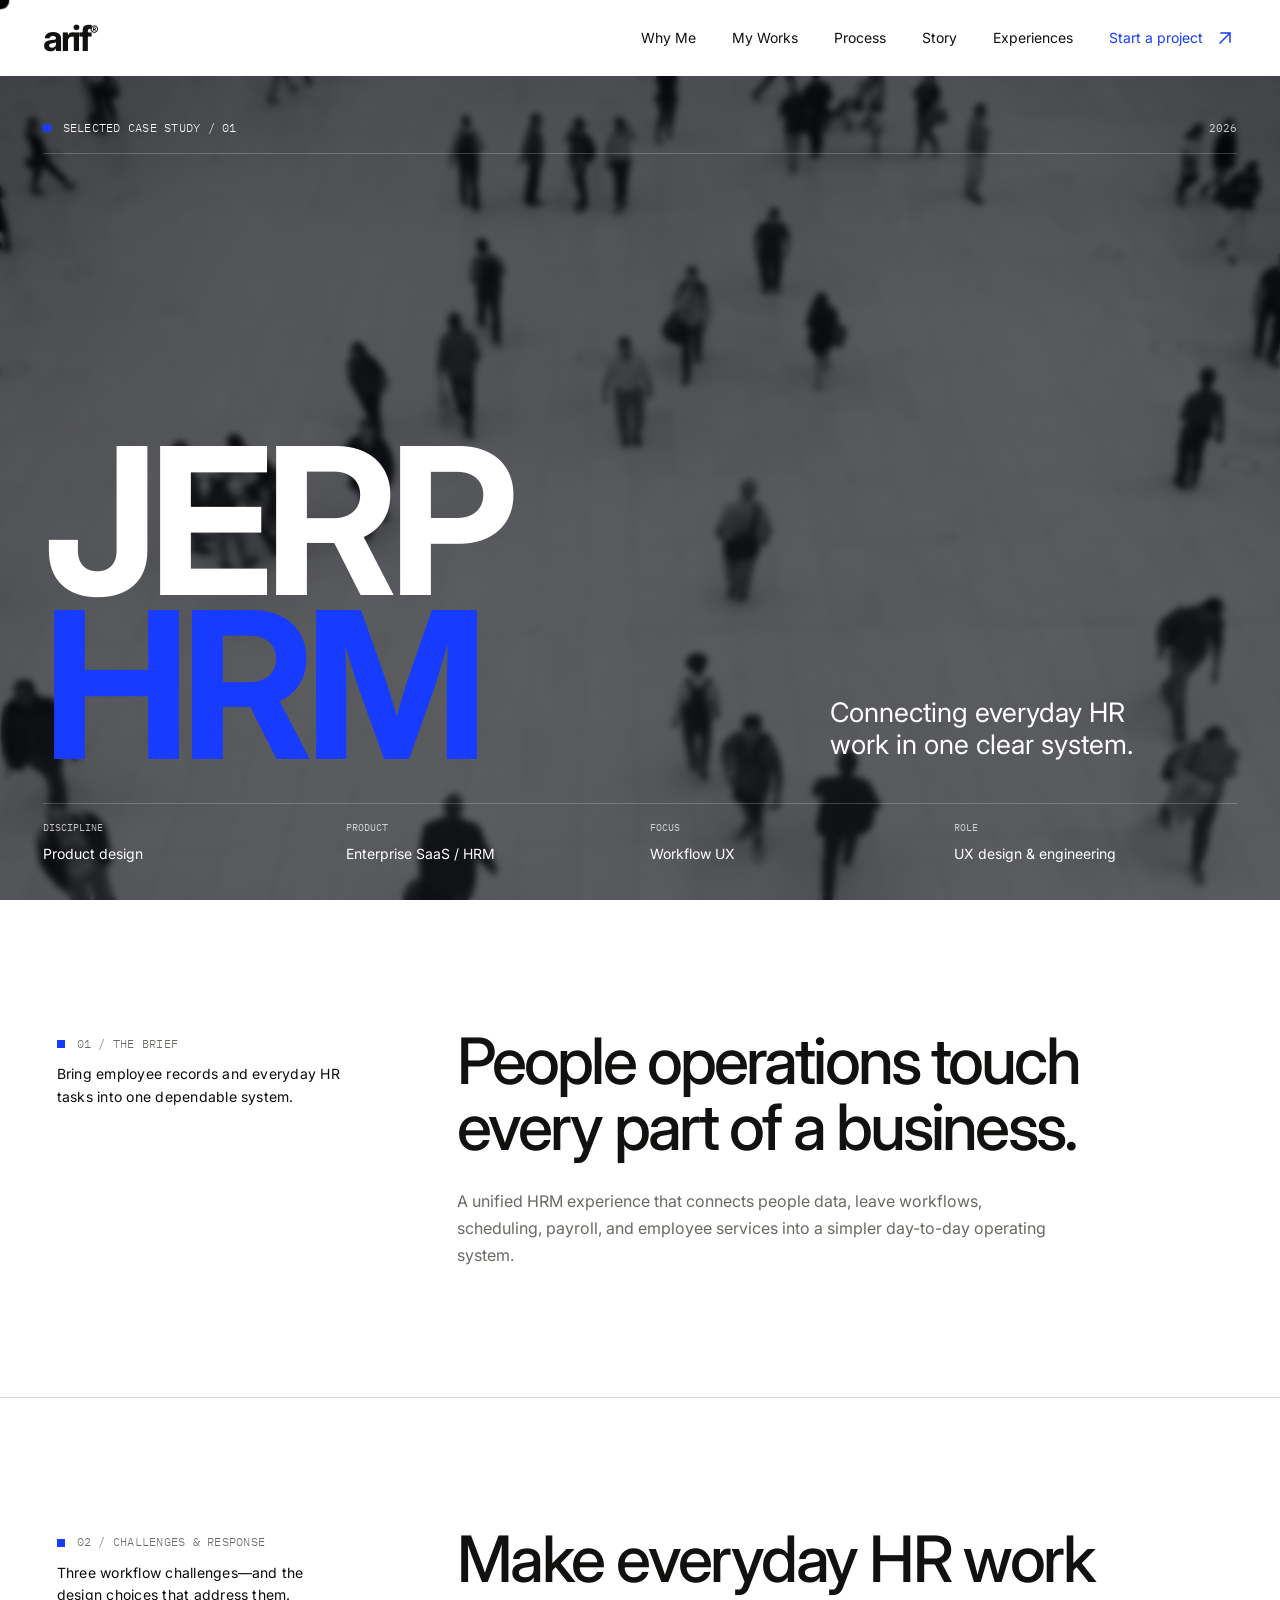
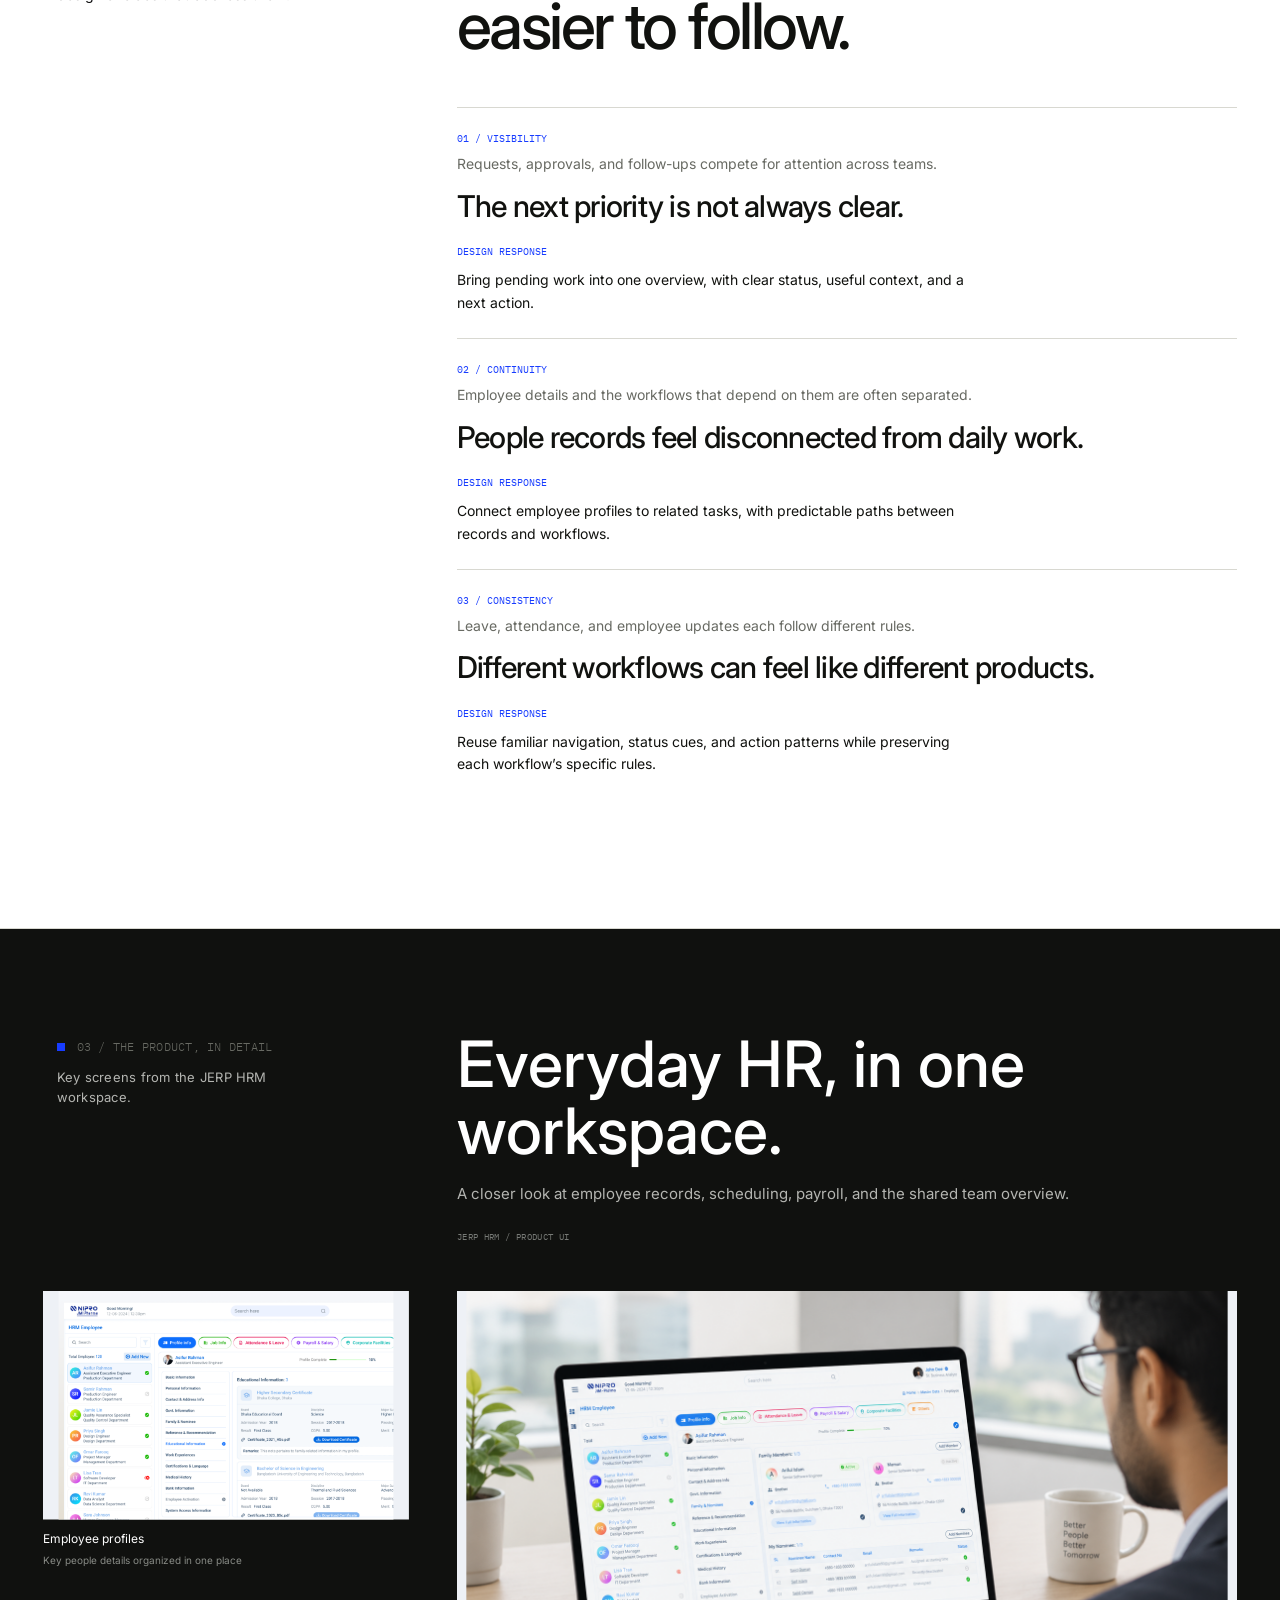
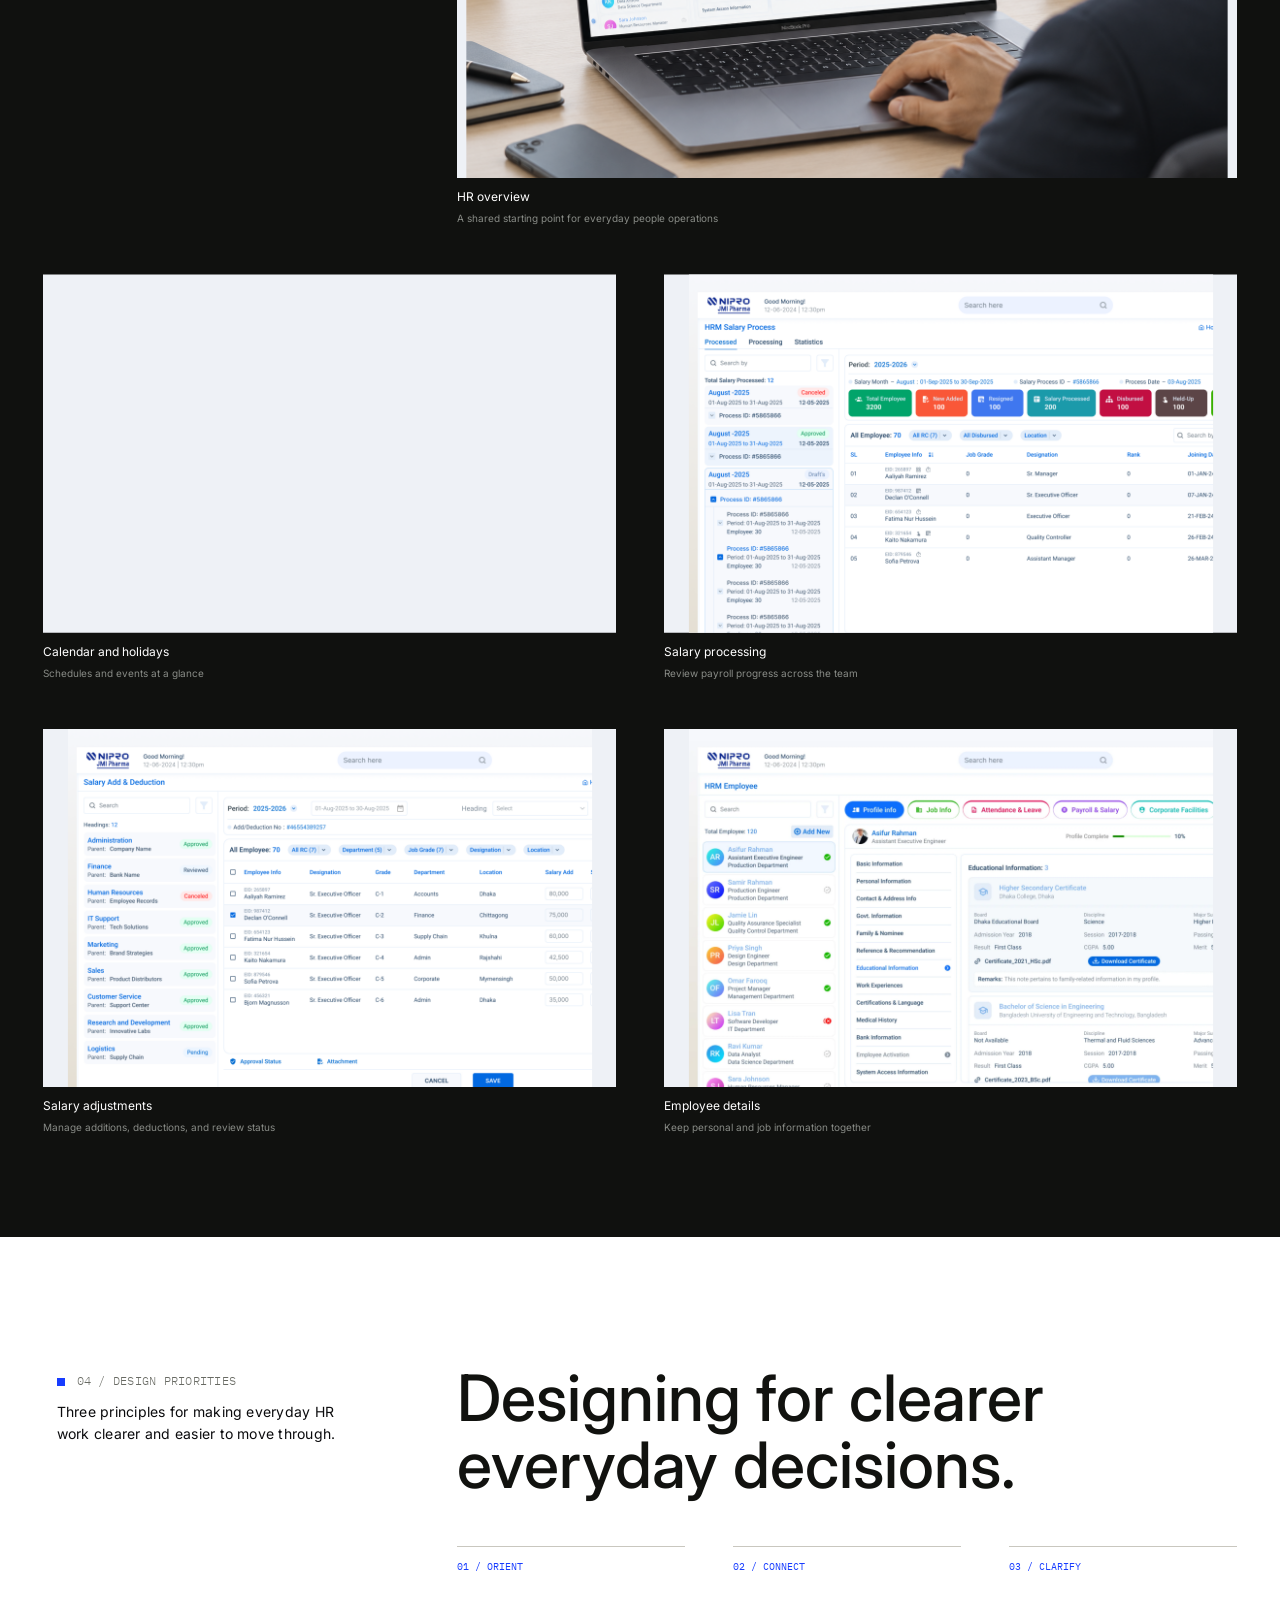
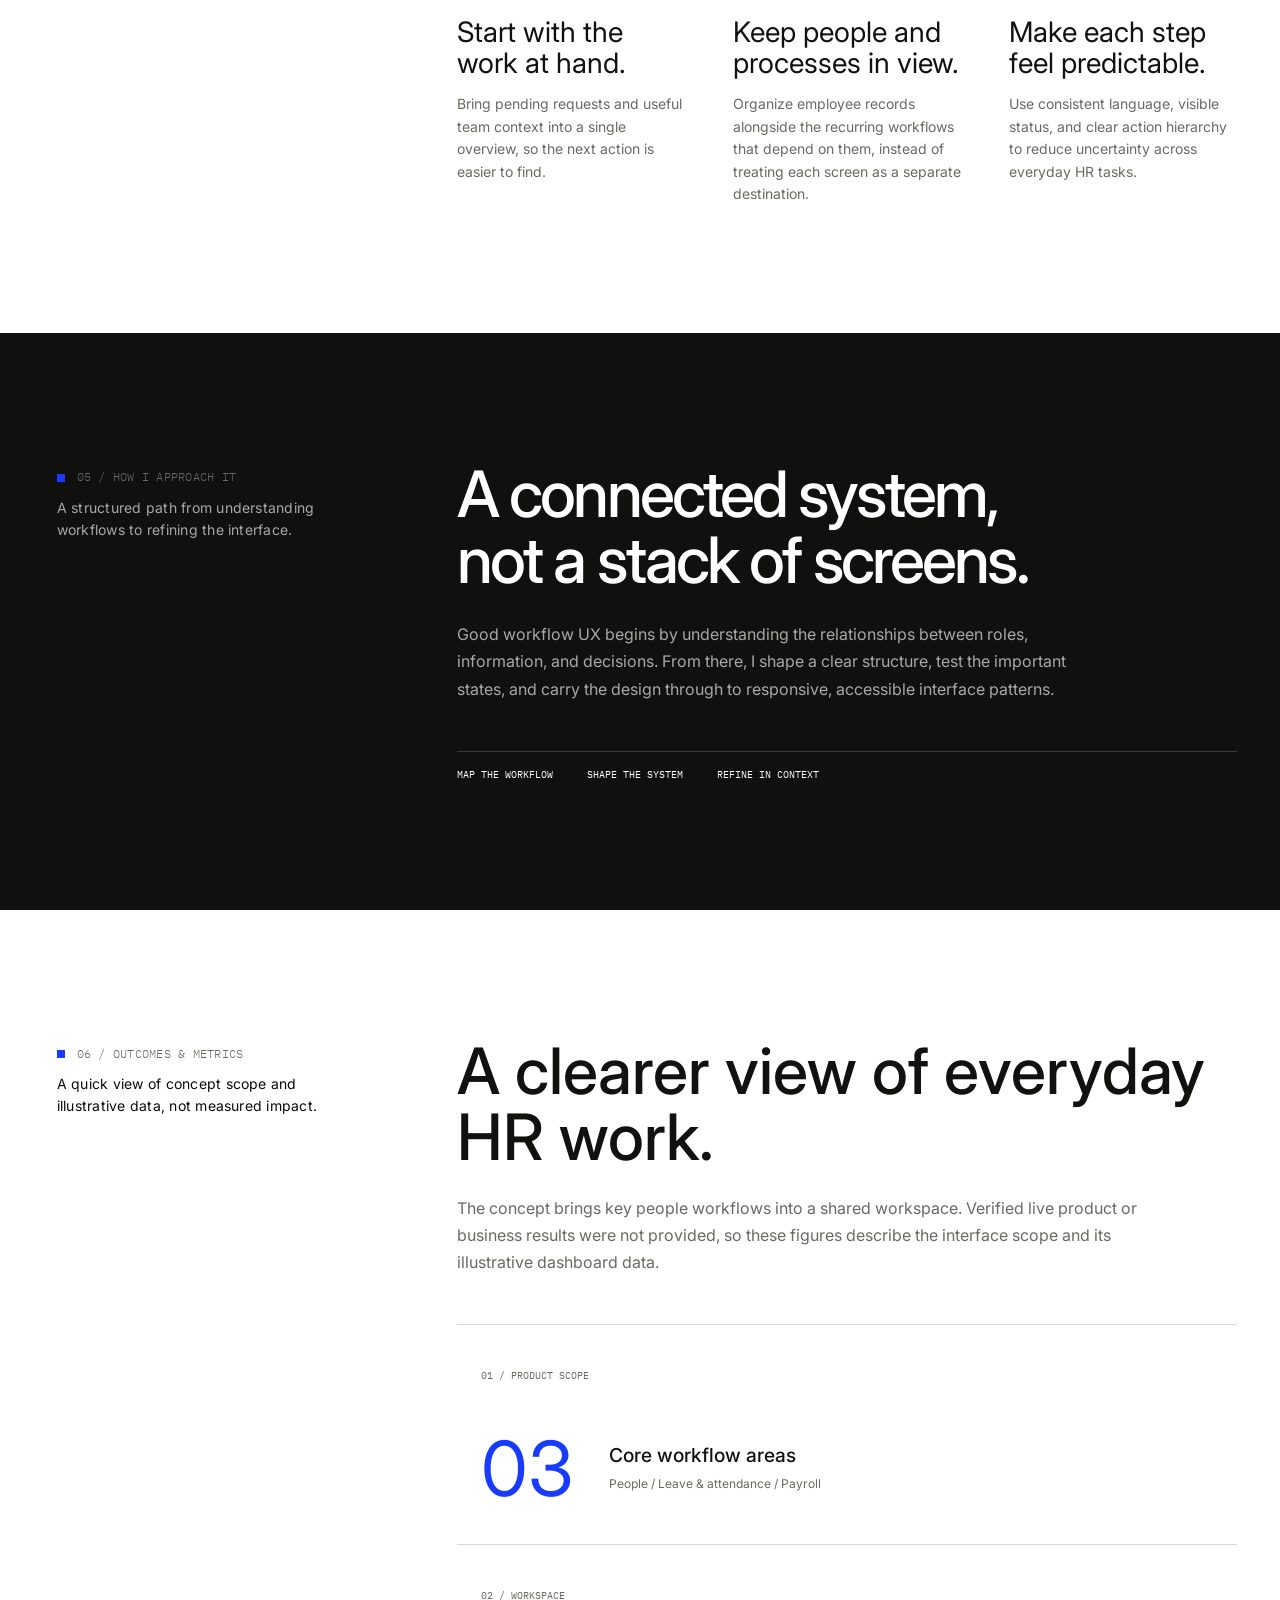
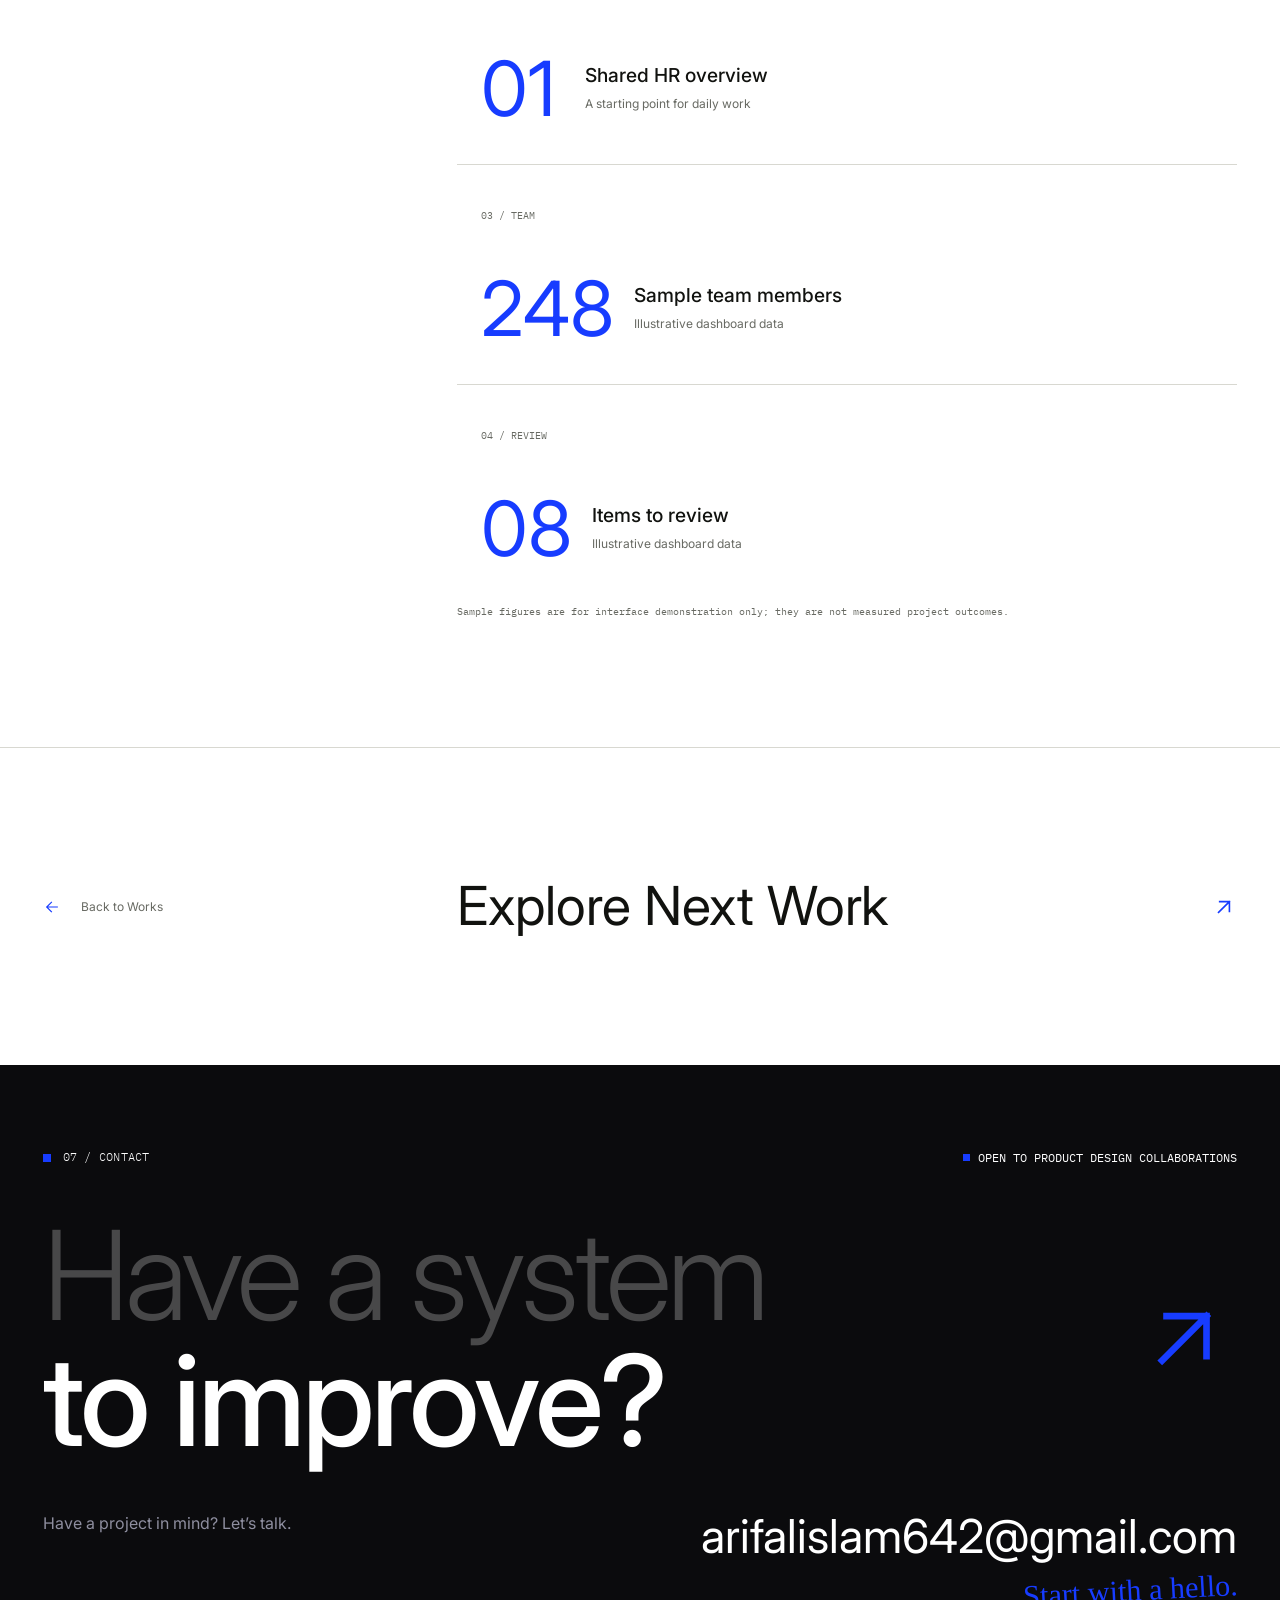
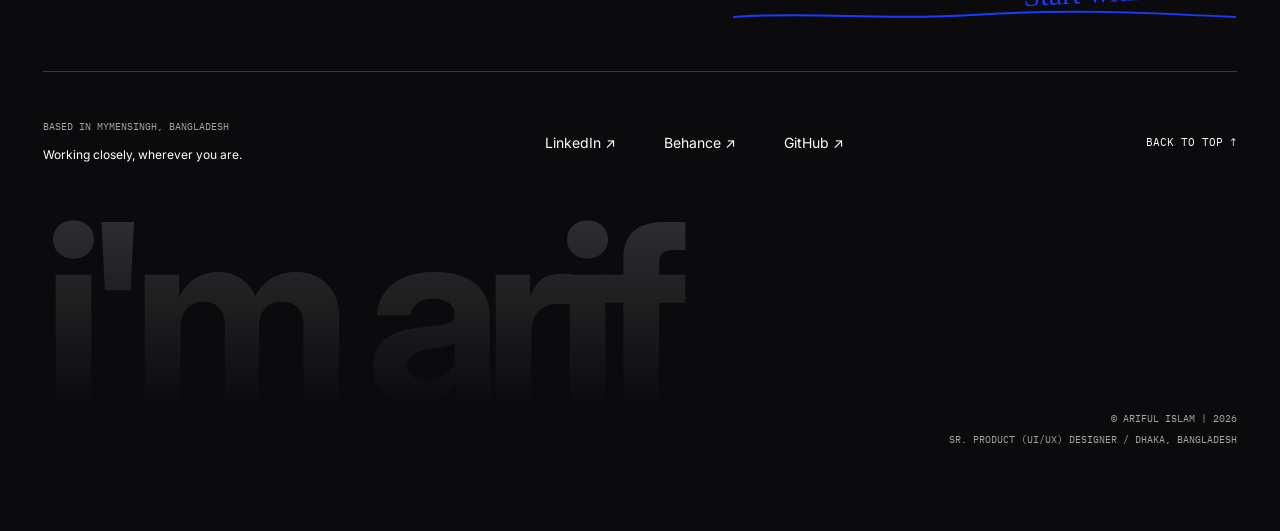
<file: case-study.html>
<!doctype html>
<html lang="en">

<head>
  <meta charset="utf-8">
  <meta name="viewport" content="width=device-width, initial-scale=1, viewport-fit=cover">
  <title>JERP HRM Case Study — Ariful Islam</title>
  <meta name="description"
    content="A case study on bringing everyday HR work together in a clear, connected enterprise system.">
  <meta name="author" content="Ariful Islam">
  <meta name="robots" content="index, follow, max-image-preview:large">
  <meta name="theme-color" content="#fdfaf6">
  <link rel="canonical" href="https://arifux.github.io/case-study.html">
  <meta property="og:type" content="article">
  <meta property="og:site_name" content="Ariful Islam Portfolio">
  <meta property="og:title" content="JERP HRM Case Study — Ariful Islam">
  <meta property="og:description" content="A case study on bringing everyday HR work together in a clear, connected enterprise system.">
  <meta property="og:url" content="https://arifux.github.io/case-study.html">
  <meta property="og:image" content="https://arifux.github.io/assets/hero-background.png">
  <meta property="og:image:alt" content="Ariful Islam product design portfolio">
  <meta name="twitter:card" content="summary_large_image">
  <meta name="twitter:title" content="JERP HRM Case Study — Ariful Islam">
  <meta name="twitter:description" content="A case study on bringing everyday HR work together in a clear, connected enterprise system.">
  <meta name="twitter:image" content="https://arifux.github.io/assets/hero-background.png">
  <link rel="preconnect" href="https://fonts.googleapis.com">
  <link rel="preconnect" href="https://fonts.gstatic.com" crossorigin>
  <link
    href="https://fonts.googleapis.com/css2?family=IBM+Plex+Mono:wght@400;500&family=Inter:wght@300;400;500;700&display=swap"
    rel="stylesheet">
  <link rel="stylesheet" href="style.css">
</head>

<body class="case-page">
  <svg class="icon-sprite" width="0" height="0" aria-hidden="true">
    <symbol id="ar" viewBox="0 0 24 24">
      <path d="M7 17L17 7M8 7h9v9" fill="none" stroke="currentColor" stroke-width="1.5" stroke-linecap="square" />
    </symbol>
  </svg>
  <div class="tip" id="tip" aria-hidden="true">View</div>
  <div class="cursor" id="cursor" aria-hidden="true"></div>

  <header class="nav" id="nav">
    <button class="nav__menu" id="nav-menu" type="button" aria-label="Open menu" aria-controls="nav-drawer"
      aria-expanded="false">
      <span></span><span></span><span></span>
    </button>
    <a class="logo" href="index.html#top" aria-label="Arif, back to top">arif<sup>®</sup></a>
    <nav class="nav__links" aria-label="Primary">
      <a href="index.html#intro">Why Me</a>
      <a href="index.html#work">My Works</a>
      <a href="index.html#process">Process</a>
      <a href="index.html#about">Story</a>
      <a href="index.html#experiences">Experiences</a>
      <a class="nav__cta" href="index.html#contact">Start a project <svg class="ico" aria-hidden="true">
          <use href="#ar" />
        </svg></a>
    </nav>
  </header>

  <!-- Mobile navigation -->
  <aside class="nav-drawer" id="nav-drawer" aria-hidden="true" aria-label="Mobile navigation">
    <nav class="nav-drawer__links">
      <a href="index.html#work"><small>01</small><span>My Works</span></a>
      <a href="index.html#process"><small>02</small><span>Process</span></a>
      <a href="index.html#about"><small>03</small><span>About Me</span></a>
      <a href="index.html#experiences"><small>04</small><span>Experiences</span></a>
      <a class="nav-drawer__cta" href="index.html#contact"><small>05</small><span>Start a project</span><svg class="ico"
          aria-hidden="true">
          <use href="#ar" />
        </svg></a>
    </nav>
    <p class="nav-drawer__meta">MYMENSINGH, BANGLADESH / WORKING EVERYWHERE</p>
  </aside>

  <main id="top">
    <!-- Hero / Case study introduction -->
    <section class="cs-hero" style="background-image:url('projects/hrm/employee-walking-corporate.gif')">
      <div class="cs-kicker"><span class="label">Selected case study / 01</span><span>2026</span></div>
      <div class="cs-title-row">
        <h1>JERP<br><span>HRM</span></h1>
        <p>Connecting everyday HR work in one clear system.</p>
      </div>

      <dl class="cs-facts">
        <div>
          <dt>Discipline</dt>
          <dd>Product design</dd>
        </div>
        <div>
          <dt>Product</dt>
          <dd>Enterprise SaaS / HRM</dd>
        </div>
        <div>
          <dt>Focus</dt>
          <dd>Workflow UX</dd>
        </div>
        <div>
          <dt>Role</dt>
          <dd>UX design &amp; engineering</dd>
        </div>
      </dl>
    </section>

    <!-- 01 / The brief -->
    <section class="cs-section cs-overview rise">
      <div class="cs-section-label cs-section-label--context">
        <p class="label">01 / The brief</p>
        <p>Bring employee records and everyday HR tasks into one dependable system.</p>
      </div>
      <div class="cs-overview-copy">
        <h2>People operations touch every part of a business.</h2>
        <p>A unified HRM experience that connects people data, leave workflows, scheduling, payroll, and employee services into a simpler day-to-day operating system.
        </p>
      </div>
    </section>

    <!-- 02 / Challenges and response -->
    <section class="cs-section cs-challenges rise" aria-labelledby="cs-challenges-title">
      <div class="cs-challenges-head">
        <div class="cs-section-label cs-section-label--context">
          <p class="label">02 / Challenges &amp; response</p>
          <p>Three workflow challenges—and the design choices that address them.</p>
        </div>
        <h2 id="cs-challenges-title">Make everyday HR work easier to follow.</h2>
      </div>
      <div class="cs-challenge-list">
        <article class="cs-challenge">
          <div class="cs-challenge-meta"><span class="cs-challenge-no">01 / Visibility</span>
            <p>Requests, approvals, and follow-ups compete for attention across teams.</p>
          </div>
          <h3 class="cs-challenge-title">The next priority is not always clear.</h3>
          <div class="cs-response">
            <span>Design response</span>
            <p>Bring pending work into one overview, with clear status, useful context, and a next action.</p>
          </div>
        </article>
        <article class="cs-challenge">
          <div class="cs-challenge-meta"><span class="cs-challenge-no">02 / Continuity</span>
            <p>Employee details and the workflows that depend on them are often separated.</p>
          </div>
          <h3 class="cs-challenge-title">People records feel disconnected from daily work.</h3>
          <div class="cs-response">
            <span>Design response</span>
            <p>Connect employee profiles to related tasks, with predictable paths between records and workflows.</p>
          </div>
        </article>
        <article class="cs-challenge">
          <div class="cs-challenge-meta"><span class="cs-challenge-no">03 / Consistency</span>
            <p>Leave, attendance, and employee updates each follow different rules.</p>
          </div>
          <h3 class="cs-challenge-title">Different workflows can feel like different products.</h3>
          <div class="cs-response">
            <span>Design response</span>
            <p>Reuse familiar navigation, status cues, and action patterns while preserving each workflow’s specific
              rules.</p>
          </div>
        </article>
      </div>
    </section>

    <!-- 03 / Product UI gallery -->
    <section class="cs-gallery" aria-labelledby="cs-gallery-title">
      <div class="cs-gallery-head">
        <div class="cs-section-label cs-section-label--context">
          <p class="label">03 / The product, in detail</p>
          <p>Key screens from the JERP HRM workspace.</p>
        </div>
        <div>
          <h2 id="cs-gallery-title">Everyday HR, in one workspace.</h2>
          <p>A closer look at employee records, scheduling, payroll, and the shared team overview.</p><small
            class="cs-gallery-source">JERP HRM / PRODUCT UI</small>
        </div>
      </div>
      <figure class="cs-gallery-item cs-gallery-item--small">
        <div class="cs-gallery-image"><img src="projects/hrm/Employee%20profile.png"
            alt="JERP HRM employee profile screen with employee list and organized profile sections" loading="lazy"
            decoding="async"></div>
        <figcaption><strong>Employee profiles</strong><span>Key people details organized in one place</span></figcaption>
      </figure>
      <figure class="cs-gallery-item cs-gallery-item--feature">
        <div class="cs-gallery-image"><img src="projects/hrm/Professional%20HR%20Dashboard%20Workspace.png"
            alt="JERP HRM dashboard shown on a laptop, with employee information and connected workflow areas"
            loading="lazy" decoding="async"></div>
        <figcaption><strong>HR overview</strong><span>A shared starting point for everyday people operations</span>
        </figcaption>
      </figure>
      <div class="cs-gallery-bottom">
        <figure class="cs-gallery-item cs-gallery-item--bottom-one">
          <div class="cs-gallery-image"><img src="projects/hrm/hrm-calendar.png"
              alt="JERP HRM calendar screen showing holiday schedules, events, and working days" loading="lazy"
              decoding="async"></div>
          <figcaption><strong>Calendar and holidays</strong><span>Schedules and events at a glance</span></figcaption>
        </figure>
        <figure class="cs-gallery-item cs-gallery-item--bottom-two">
          <div class="cs-gallery-image"><img src="projects/hrm/salary%20processing.png"
              alt="JERP HRM salary processing screen with payroll status, employee records, and totals" loading="lazy"
              decoding="async"></div>
          <figcaption><strong>Salary processing</strong><span>Review payroll progress across the team</span>
          </figcaption>
        </figure>
        <figure class="cs-gallery-item cs-gallery-item--bottom-three">
          <div class="cs-gallery-image"><img src="projects/hrm/salary%20add-deduct.png"
              alt="JERP HRM salary adjustments screen with employee records, additions, and deductions" loading="lazy"
              decoding="async"></div>
          <figcaption><strong>Salary adjustments</strong><span>Manage additions, deductions, and review status</span>
          </figcaption>
        </figure>
        <figure class="cs-gallery-item cs-gallery-item--bottom-four">
          <div class="cs-gallery-image"><img src="projects/hrm/Employee%20profile.webp"
              alt="Detailed JERP HRM employee profile with personal, job, and education information" loading="lazy"
              decoding="async"></div>
          <figcaption><strong>Employee details</strong><span>Keep personal and job information together</span>
          </figcaption>
        </figure>
      </div>
    </section>

    <!-- 04 / Design priorities -->
    <section class="cs-section cs-priorities">
      <div class="cs-section-label cs-section-label--context">
        <p class="label">04 / Design priorities</p>
        <p>Three principles for making everyday HR work clearer and easier to move through.</p>
      </div>
      <div class="cs-priority-list">
        <h2 class="cs-priority-title">Designing for clearer everyday decisions.</h2>
        <article><span>01 / ORIENT</span>
          <h3>Start with the work at hand.</h3>
          <p>Bring pending requests and useful team context into a single overview, so the next action is easier to
            find.</p>
        </article>
        <article><span>02 / CONNECT</span>
          <h3>Keep people and processes in view.</h3>
          <p>Organize employee records alongside the recurring workflows that depend on them, instead of treating each
            screen as a separate destination.</p>
        </article>
        <article><span>03 / CLARIFY</span>
          <h3>Make each step feel predictable.</h3>
          <p>Use consistent language, visible status, and clear action hierarchy to reduce uncertainty across everyday
            HR tasks.</p>
        </article>
      </div>
    </section>

    <!-- 05 / Design approach -->
    <section class="cs-method rise">
      <div class="cs-section-label cs-section-label--context">
        <p class="label">05 / How I approach it</p>
        <p>A structured path from understanding workflows to refining the interface.</p>
      </div>
      <div class="cs-method-body">
        <h2>A connected system,<br>not a stack of screens.</h2>
        <p>Good workflow UX begins by understanding the relationships between roles, information, and decisions. From
          there, I shape a clear structure, test the important states, and carry the design through to responsive,
          accessible interface patterns.</p>
        <div class="cs-method-steps"><span>Map the workflow</span><span>Shape the system</span><span>Refine in
            context</span></div>
      </div>
    </section>

    <!-- 06 / Outcomes and metrics -->
    <section class="cs-section cs-outcomes rise" aria-labelledby="cs-outcomes-title">
      <div class="cs-section-label cs-section-label--context">
        <p class="label"> 06 / Outcomes &amp; metrics</p>
        <p>A quick view of concept scope and illustrative data, not measured impact.</p>
      </div>
      <div class="cs-outcomes-intro">
        <h2 id="cs-outcomes-title">A clearer view of everyday HR work.</h2>
        <p>The concept brings key people workflows into a shared workspace. Verified live product or business results
          were not provided, so these figures describe the interface scope and its illustrative dashboard data.</p>
      </div>
      <div class="cs-outcomes-metrics">
        <div class="cs-metric-ledger">
          <article class="cs-metric-card"><span class="cs-metric-eyebrow">01 / PRODUCT SCOPE</span><b>03</b>
            <div>
              <h3>Core workflow areas</h3>
              <p>People / Leave &amp; attendance / Payroll</p>
            </div>
          </article>
          <article class="cs-metric-card"><span class="cs-metric-eyebrow">02 / WORKSPACE</span><b>01</b>
            <div>
              <h3>Shared HR overview</h3>
              <p>A starting point for daily work</p>
            </div>
          </article>
          <article class="cs-metric-card"><span class="cs-metric-eyebrow">03 / TEAM</span><b>248</b>
            <div>
              <h3>Sample team members</h3>
              <p>Illustrative dashboard data</p>
            </div>
          </article>
          <article class="cs-metric-card"><span class="cs-metric-eyebrow">04 / REVIEW</span><b>08</b>
            <div>
              <h3>Items to review</h3>
              <p>Illustrative dashboard data</p>
            </div>
          </article>
        </div>
        <p class="cs-metrics-note">Sample figures are for interface demonstration only; they are not measured project
          outcomes.</p>
      </div>
    </section>

    <!-- Continue exploring / Back to selected work -->
    <section class="cs-next rise">
      <a class="cs-next-back" href="index.html#work" aria-label="Back to works">
        <svg class="ico" aria-hidden="true">
          <use href="#ar" />
        </svg>
        <span>Back to Works</span>
      </a>
      <a href="index.html#work"><span>Explore Next Work</span>
        <svg class="ico" aria-hidden="true">
          <use href="#ar" />
        </svg>
      </a>
    </section>

    <!-- 07 / Contact -->
    <section class="band dark contact rise" id="contact">
      <div class="contact__mast">
        <p class="label">07 / Contact</p>
        <p class="avail">OPEN TO PRODUCT DESIGN COLLABORATIONS</p>
      </div>
      <a class="big" id="bigCopy" href="mailto:arifalislam642@gmail.com"
        aria-label="Send an email to arifalislam642@gmail.com">
        <h2><span class="big__muted">Have a system</span>to improve?</h2>
        <svg class="ico" aria-hidden="true">
          <use href="#ar" />
        </svg>
      </a>
      <div class="cdet">
        <p>Have a project in mind? Let’s talk.</p>
        <div class="mail">
          <button type="button" id="mailAddr" data-email="arifalislam642@gmail.com"
            aria-live="polite">arifalislam642@gmail.com</button>
          <p class="mail__note" aria-hidden="true">Start with a hello.</p>
          <svg viewBox="0 0 505 14" preserveAspectRatio="none" aria-hidden="true">
            <path d="M2 8C80 2 150 12 240 6S400 3 503 8" />
          </svg>
        </div>
      </div>
      <div class="rule"></div>
      <div class="finfo">
        <div class="loc"><small>BASED IN MYMENSINGH, BANGLADESH</small><span>Working closely, wherever you are.</span>
        </div>
        <div class="socials"><a href="https://www.linkedin.com/in/mr-arif" rel="noopener" target="_blank">LinkedIn
            ↗</a><a href="https://www.behance.net/mr-arif" rel="noopener" target="_blank">Behance ↗</a><a
            href="https://github.com/arifalislam" rel="noopener" target="_blank">GitHub ↗</a></div>
        <a class="totop" href="#top">BACK TO TOP ↑</a>
      </div>
      <div class="sig">
        <b aria-hidden="true">i'm arif</b>
        <div class="legal">
          <p>© ARIFUL ISLAM | 2026</p>
          <p>SR. PRODUCT (UI/UX) DESIGNER / DHAKA, BANGLADESH</p>
        </div>
      </div>
    </section>
  </main>

  <div class="toast" id="toast" role="status" aria-live="polite"></div>
  <script src="script.js" defer></script>
</body>

</html>
</file>
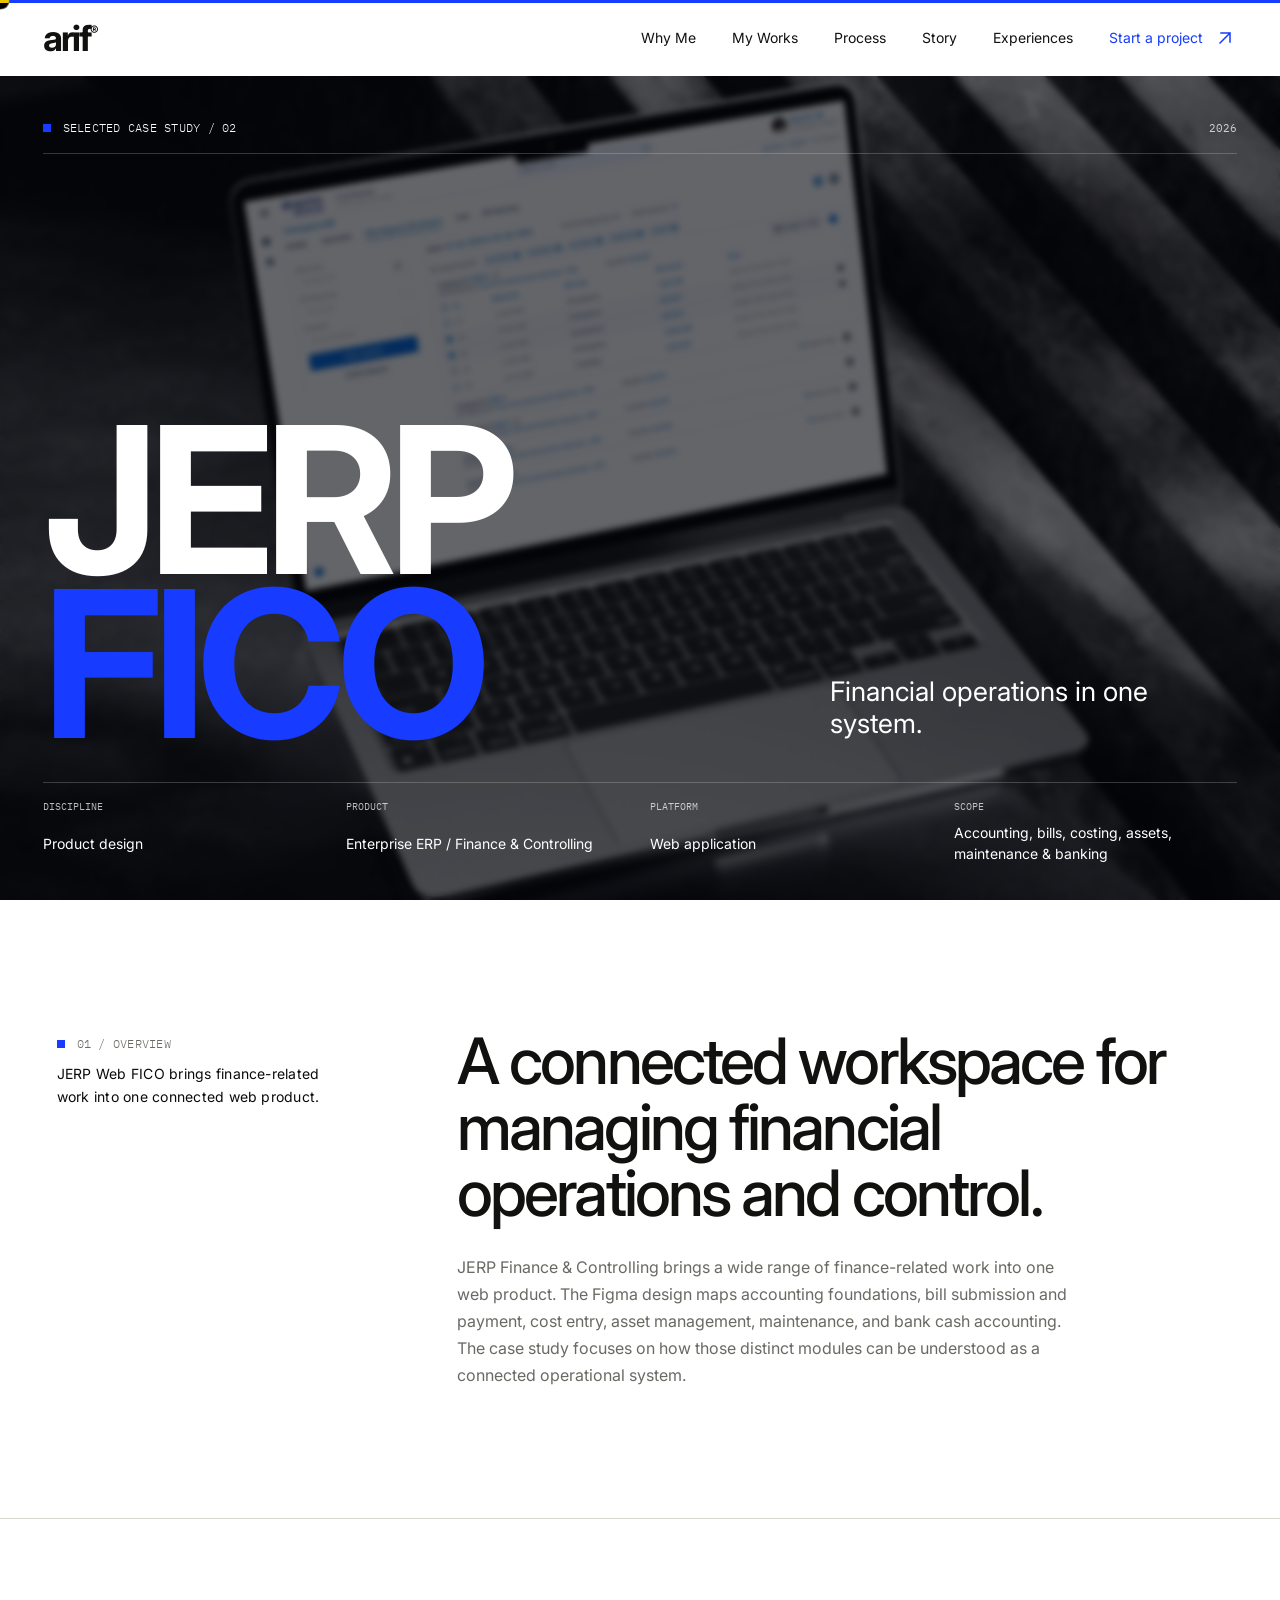
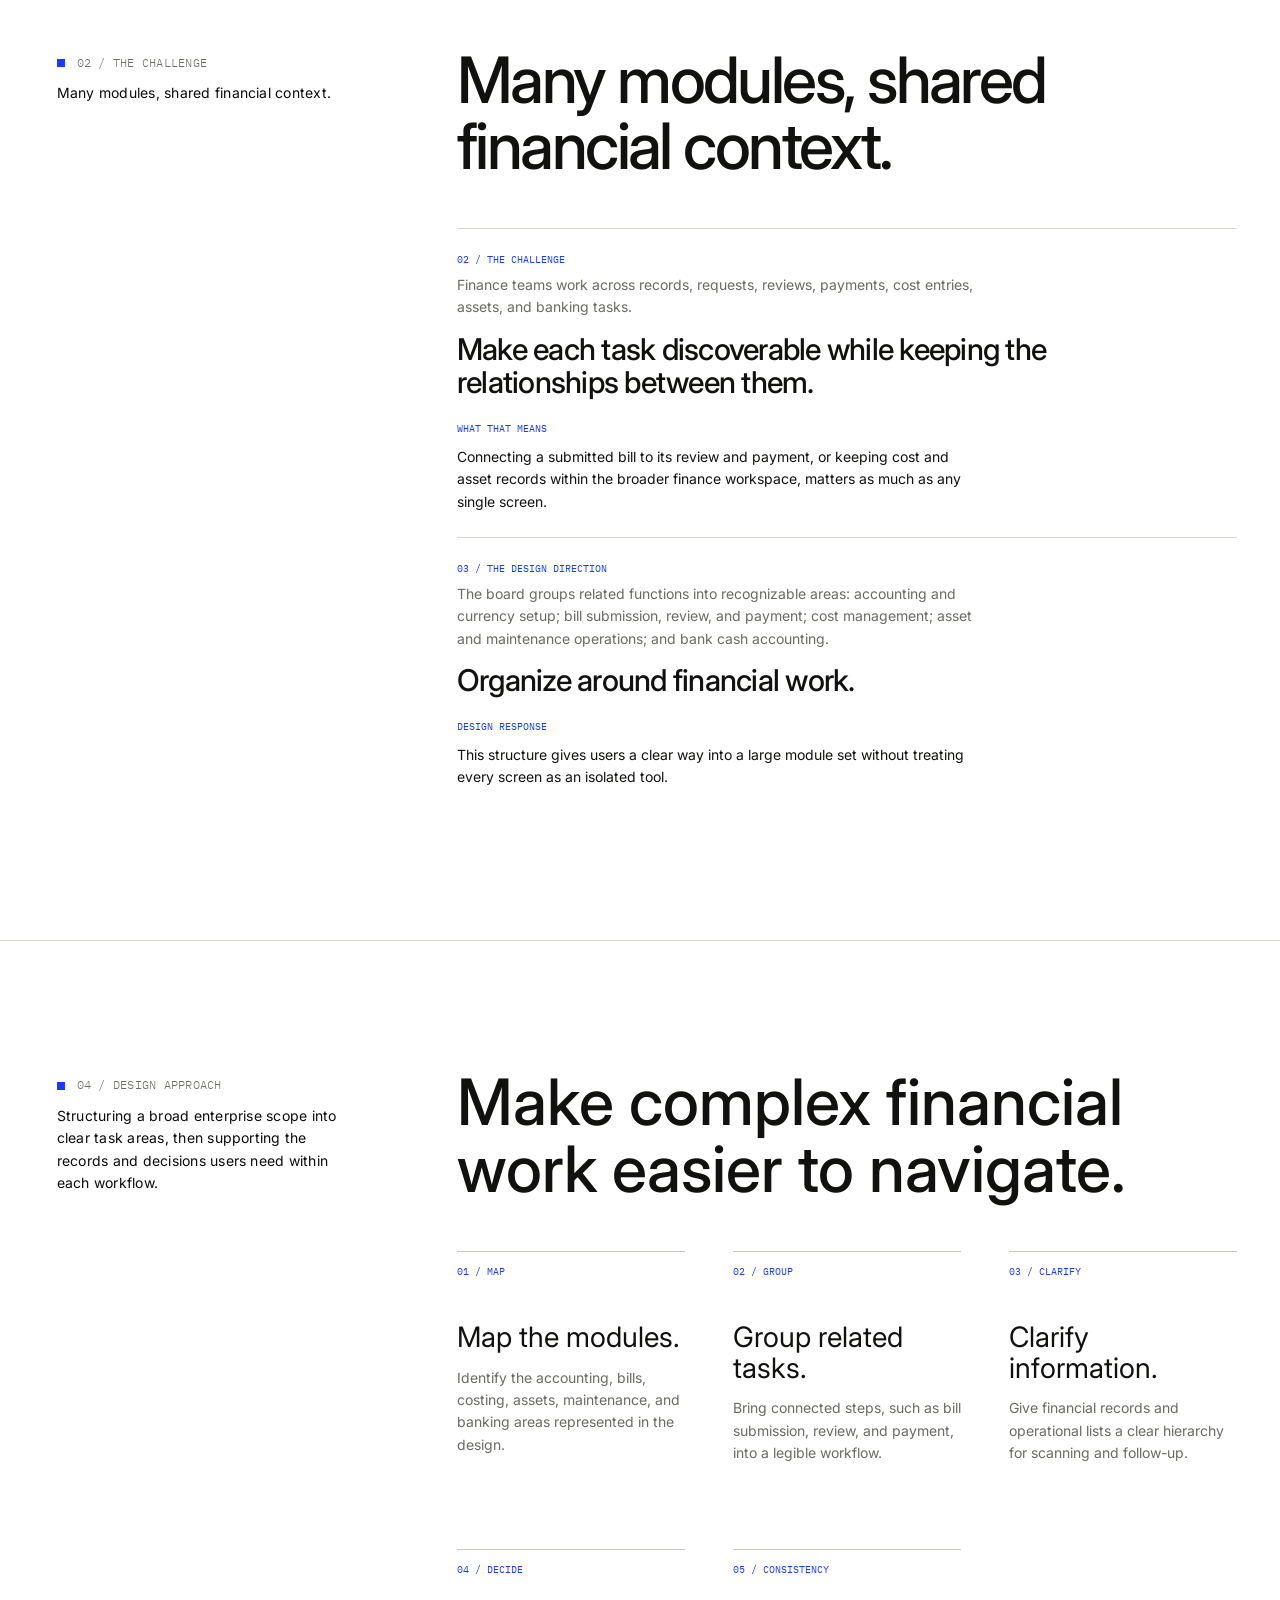
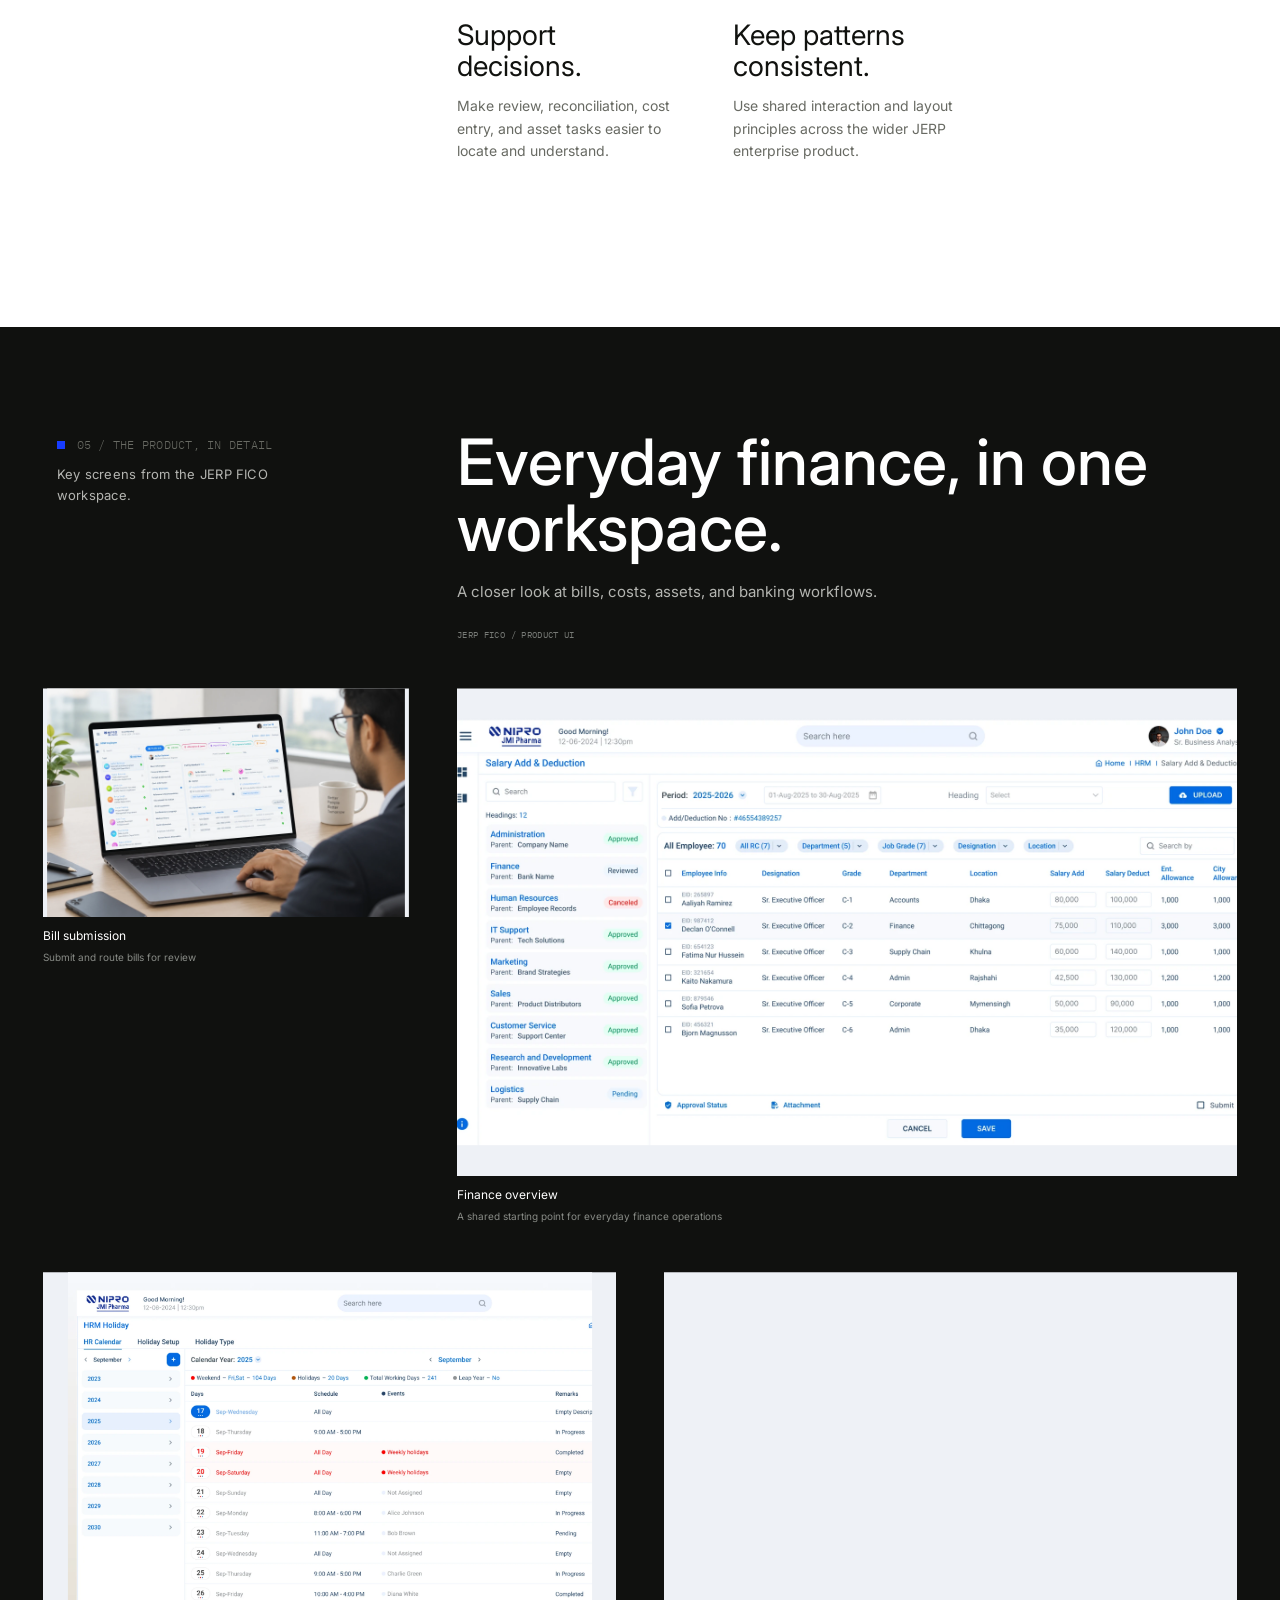
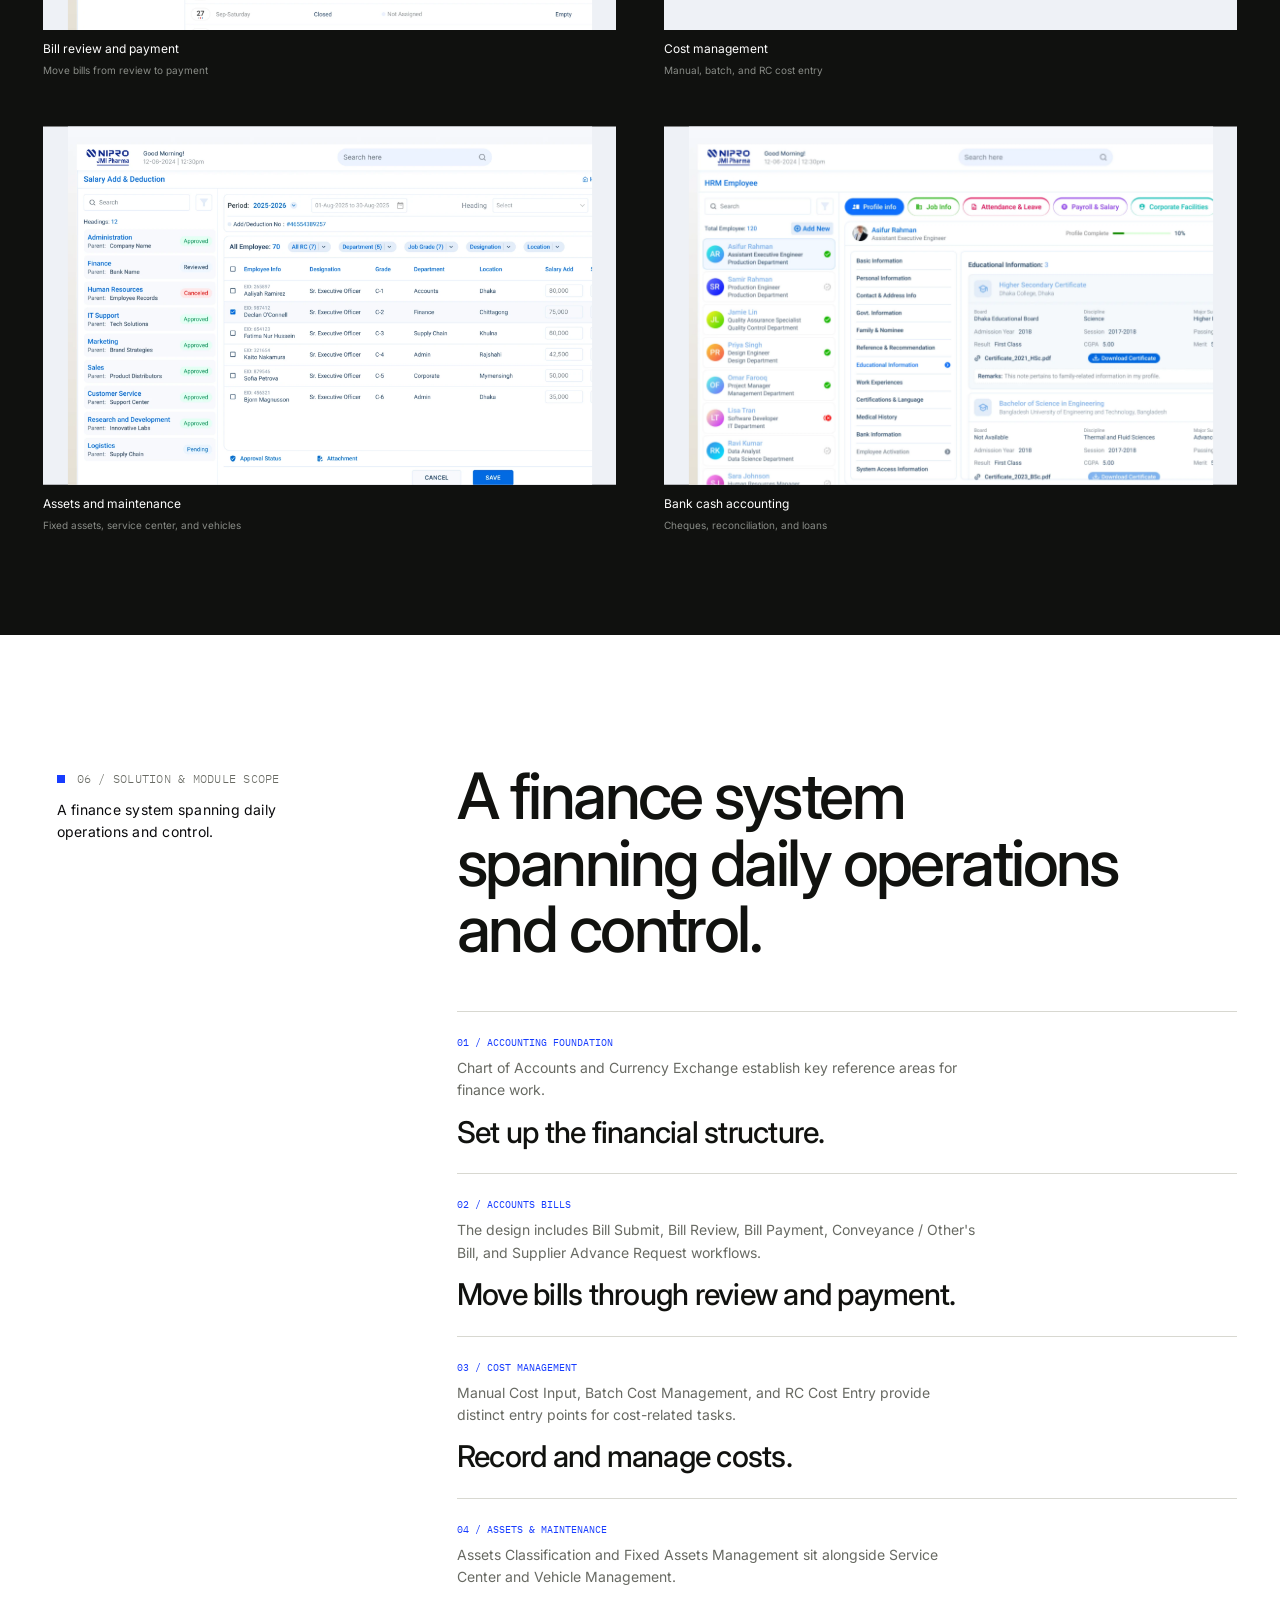
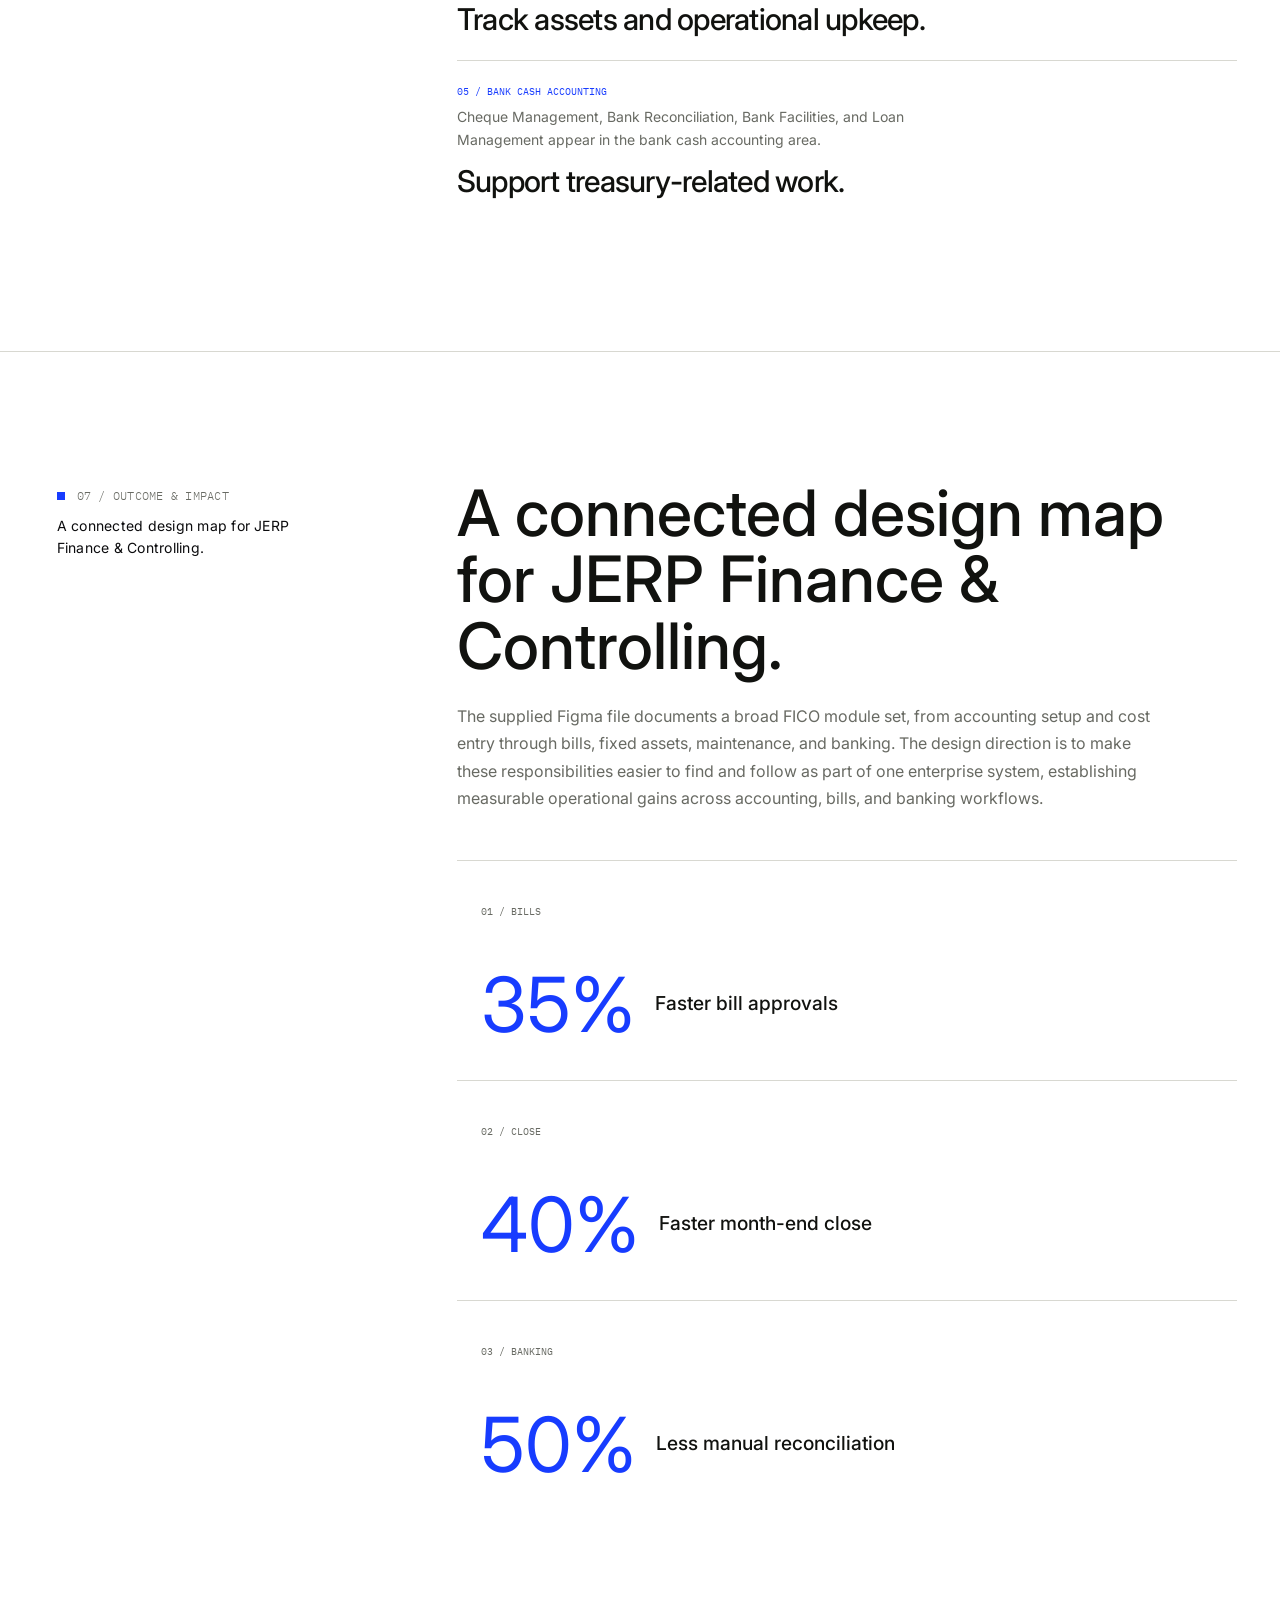
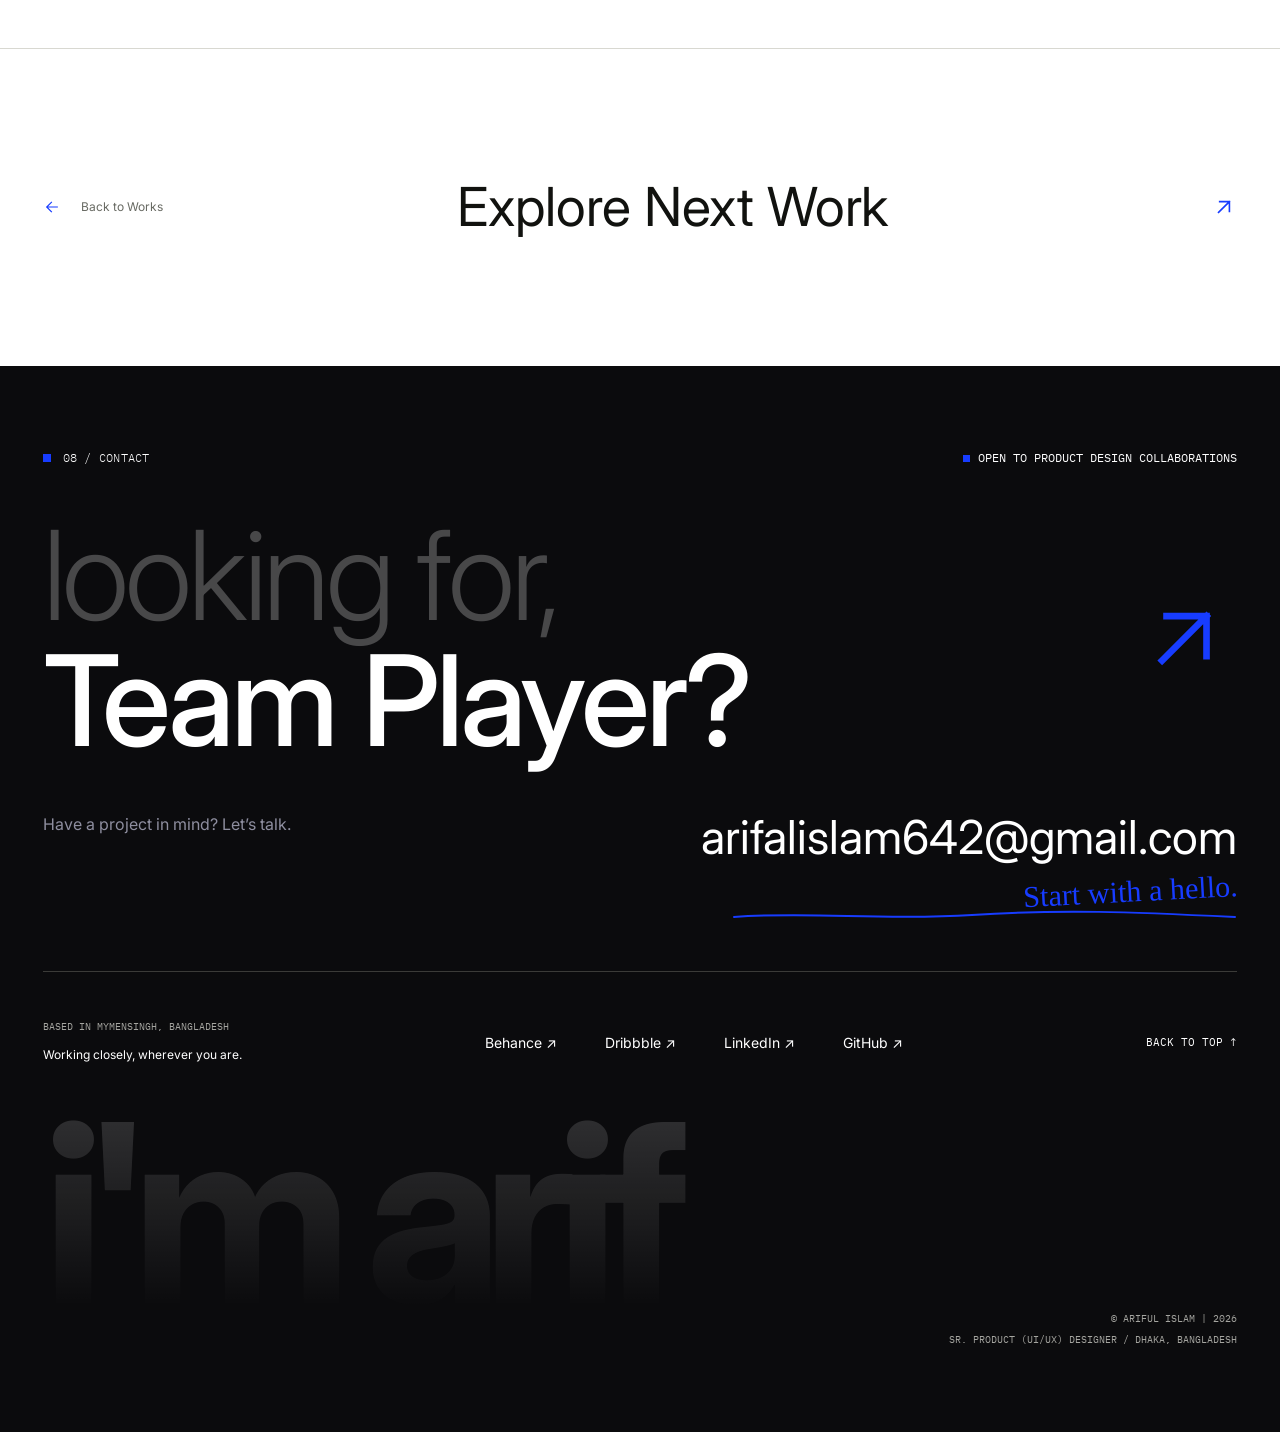
<file: JERP-FICO-Solution.html>
<!doctype html>
<html lang="en">

<head>
  <meta charset="utf-8">
  <meta name="viewport" content="width=device-width, initial-scale=1, viewport-fit=cover">
  <title>ARIF | JERP FICO Case Study </title> 
  <meta name="description"
    content="A case study on organizing finance and controlling work, from bills and costs to assets and banking, into one connected enterprise system.">
  <meta name="author" content="Ariful Islam">
  <meta name="robots" content="index, follow, max-image-preview:large">
  <meta name="theme-color" content="#fdfaf6">
  <link rel="canonical" href="https://arifux.github.io/JERP-FICO-Solution.html">
  <meta property="og:type" content="article">
  <meta property="og:site_name" content="ARIF | AI Native Product UIUX Design Engineer">
  <meta property="og:title" content="JERP FICO Case Study — ARIF | AI Native Product UIUX Design Engineer">
  <meta property="og:description" content="A case study on organizing finance and controlling work, from bills and costs to assets and banking, into one connected enterprise system.">
  <meta property="og:url" content="https://arifux.github.io/JERP-FICO-Solution.html">
  <meta property="og:image" content="https://arifux.github.io/projects/fico/fico-cover.png">
  <meta property="og:image:alt" content="ARIF | AI Native Product UIUX Design Engineer  ">
  <meta name="twitter:card" content="summary_large_image">
  <meta name="twitter:title" content="JERP FICO Case Study — ARIF | AI Native Product UIUX Design Engineer">
  <meta name="twitter:description" content="A case study on organizing finance and controlling work, from bills and costs to assets and banking, into one connected enterprise system.">
  <meta name="twitter:image" content="https://arifux.github.io/projects/fico/fico-cover.png">
  <link rel="preconnect" href="https://fonts.googleapis.com">
  <link rel="preconnect" href="https://fonts.gstatic.com" crossorigin>
  <link
    href="https://fonts.googleapis.com/css2?family=IBM+Plex+Mono:wght@400;500&family=Inter:wght@300;400;500;700&display=swap"
    rel="stylesheet">
  <link rel="stylesheet" href="style.css">
</head>

<body class="case-page">
  <svg class="icon-sprite" width="0" height="0" aria-hidden="true">
    <symbol id="ar" viewBox="0 0 24 24">
      <path d="M7 17L17 7M8 7h9v9" fill="none" stroke="currentColor" stroke-width="1.5" stroke-linecap="square" />
    </symbol>
  </svg>
  <div class="progress" aria-hidden="true"></div>
  <div class="tip" id="tip" aria-hidden="true">View</div>
  <div class="cursor" id="cursor" aria-hidden="true"></div>

  <header class="nav" id="nav">
    <button class="nav__menu" id="nav-menu" type="button" aria-label="Open menu" aria-controls="nav-drawer"
      aria-expanded="false">
      <span></span><span></span><span></span>
    </button>
    <a class="logo" href="./" aria-label="Arif, back to top">arif<sup>®</sup></a>
    <nav class="nav__links" aria-label="Primary">
      <a href="./#intro">Why Me</a>
      <a href="./#work">My Works</a>
      <a href="./#process">Process</a>
      <a href="./#about">Story</a>
      <a href="./#experiences">Experiences</a>
      <a class="nav__cta" href="./#contact">Start a project <svg class="ico" aria-hidden="true">
          <use href="#ar" />
        </svg></a>
    </nav>
  </header>

  <!-- Mobile navigation -->
  <aside class="nav-drawer" id="nav-drawer" aria-hidden="true" aria-label="Mobile navigation">
    <nav class="nav-drawer__links">
      <a href="./#work"><small>01</small><span>My Works</span></a>
      <a href="./#process"><small>02</small><span>Process</span></a>
      <a href="./#about"><small>03</small><span>About Me</span></a>
      <a href="./#experiences"><small>04</small><span>Experiences</span></a>
      <a class="nav-drawer__cta" href="./#contact"><small>05</small><span>Start a project</span><svg class="ico"
          aria-hidden="true">
          <use href="#ar" />
        </svg></a>
    </nav>
    <p class="nav-drawer__meta">MYMENSINGH, BANGLADESH / WORKING EVERYWHERE</p>
  </aside>

  <main id="top">
    <!-- Hero / Case study introduction -->
    <section class="cs-hero" style="background-image:url('projects/fico/fico-cover.webp')">
      <div class="cs-kicker"><span class="label">Selected case study / 02</span><span>2026</span></div>
      <div class="cs-title-row">
        <h1>JERP<br><span>FICO</span></h1>
        <p>Financial operations in one system.</p>
      </div>

      <dl class="cs-facts">
        <div>
          <dt>Discipline</dt>
          <dd>Product design</dd>
        </div>
        <div>
          <dt>Product</dt>
          <dd>Enterprise ERP / Finance &amp; Controlling</dd>
        </div>
        <div>
          <dt>Platform</dt>
          <dd>Web application</dd>
        </div>
        <div>
          <dt>Scope</dt>
          <dd>Accounting, bills, costing, assets, maintenance &amp; banking</dd>
        </div>
      </dl>
    </section>

    <!-- 01 / Overview -->
    <section class="cs-section cs-overview rise">
      <div class="cs-section-label cs-section-label--context">
        <p class="label">01 / Overview</p>
        <p>JERP Web FICO brings finance-related work into one connected web product.</p>
      </div>
      <div class="cs-overview-copy">
        <h2>A connected workspace for managing financial operations and control.</h2>
        <p>JERP Finance &amp; Controlling brings a wide range of finance-related work into one web product. The Figma design maps accounting foundations, bill submission and payment, cost entry, asset management, maintenance, and bank cash accounting. The case study focuses on how those distinct modules can be understood as a connected operational system.</p>
      </div>
    </section>

    <!-- 02 / Challenge and 03 / Design direction -->
    <section class="cs-section cs-challenges rise" aria-labelledby="cs-challenges-title">
      <div class="cs-challenges-head">
        <div class="cs-section-label cs-section-label--context">
          <p class="label">02 / The challenge</p>
          <p>Many modules, shared financial context.</p>
        </div>
        <h2 id="cs-challenges-title">Many modules, shared financial context.</h2>
      </div>
      <div class="cs-challenge-list">
        <article class="cs-challenge">
          <div class="cs-challenge-meta"><span class="cs-challenge-no">02 / The challenge</span>
            <p>Finance teams work across records, requests, reviews, payments, cost entries, assets, and banking tasks.</p>
          </div>
          <h3 class="cs-challenge-title">Make each task discoverable while keeping the relationships between them.</h3>
          <div class="cs-response">
            <span>What that means</span>
            <p>Connecting a submitted bill to its review and payment, or keeping cost and asset records within the broader finance workspace, matters as much as any single screen.</p>
          </div>
        </article>
        <article class="cs-challenge">
          <div class="cs-challenge-meta"><span class="cs-challenge-no">03 / The design direction</span>
            <p>The board groups related functions into recognizable areas: accounting and currency setup; bill submission, review, and payment; cost management; asset and maintenance operations; and bank cash accounting.</p>
          </div>
          <h3 class="cs-challenge-title">Organize around financial work.</h3>
          <div class="cs-response">
            <span>Design response</span>
            <p>This structure gives users a clear way into a large module set without treating every screen as an isolated tool.</p>
          </div>
        </article>
      </div>
    </section>

    <!-- 04 / Design approach -->
    <section class="cs-section cs-priorities">
      <div class="cs-section-label cs-section-label--context">
        <p class="label">04 / Design approach</p>
        <p>Structuring a broad enterprise scope into clear task areas, then supporting the records and decisions users need within each workflow.</p>
      </div>
      <div class="cs-priority-list">
        <h2 class="cs-priority-title">Make complex financial work easier to navigate.</h2>
        <article><span>01 / MAP</span>
          <h3>Map the modules.</h3>
          <p>Identify the accounting, bills, costing, assets, maintenance, and banking areas represented in the design.</p>
        </article>
        <article><span>02 / GROUP</span>
          <h3>Group related tasks.</h3>
          <p>Bring connected steps, such as bill submission, review, and payment, into a legible workflow.</p>
        </article>
        <article><span>03 / CLARIFY</span>
          <h3>Clarify information.</h3>
          <p>Give financial records and operational lists a clear hierarchy for scanning and follow-up.</p>
        </article>
        <article><span>04 / DECIDE</span>
          <h3>Support decisions.</h3>
          <p>Make review, reconciliation, cost entry, and asset tasks easier to locate and understand.</p>
        </article>
        <article><span>05 / CONSISTENCY</span>
          <h3>Keep patterns consistent.</h3>
          <p>Use shared interaction and layout principles across the wider JERP enterprise product.</p>
        </article>
      </div>
    </section>

    <!-- 05 / Product UI gallery (PLACEHOLDER IMAGES: swap src files for real FICO screens in projects/fico/) -->
    <section class="cs-gallery" aria-labelledby="cs-gallery-title">
      <div class="cs-gallery-head">
        <div class="cs-section-label cs-section-label--context">
          <p class="label">05 / The product, in detail</p>
          <p>Key screens from the JERP FICO workspace.</p>
        </div>
        <div>
          <h2 id="cs-gallery-title">Everyday finance, in one workspace.</h2>
          <p>A closer look at bills, costs, assets, and banking workflows.</p><small
            class="cs-gallery-source">JERP FICO / PRODUCT UI</small>
        </div>
      </div>
      <figure class="cs-gallery-item cs-gallery-item--small">
        <div class="cs-gallery-image"><img src="projects/hrm/Professional%20HR%20Dashboard%20Workspace.webp"
            alt="JERP FICO bill submission screen" loading="lazy"
            decoding="async"></div>
        <figcaption><strong>Bill submission</strong><span>Submit and route bills for review</span></figcaption>
      </figure>
      <figure class="cs-gallery-item cs-gallery-item--feature">
        <div class="cs-gallery-image"><img src="projects/hrm/Salary Add & Deduction 4.webp"
            alt="JERP FICO finance overview dashboard"
            loading="lazy" decoding="async"></div>
        <figcaption><strong>Finance overview</strong><span>A shared starting point for everyday finance operations</span>
        </figcaption>
      </figure>
      <div class="cs-gallery-bottom">
        <figure class="cs-gallery-item cs-gallery-item--bottom-one">
          <div class="cs-gallery-image"><img src="projects/hrm/hrm-calendar.webp"
              alt="JERP FICO bill review and payment screen" loading="lazy"
              decoding="async"></div>
          <figcaption><strong>Bill review and payment</strong><span>Move bills from review to payment</span></figcaption>
        </figure>
        <figure class="cs-gallery-item cs-gallery-item--bottom-two">
          <div class="cs-gallery-image"><img src="projects/hrm/salary%20processing.webp"
              alt="JERP FICO cost management screen" loading="lazy"
              decoding="async"></div>
          <figcaption><strong>Cost management</strong><span>Manual, batch, and RC cost entry</span></figcaption>
        </figure>
        <figure class="cs-gallery-item cs-gallery-item--bottom-three">
          <div class="cs-gallery-image"><img src="projects/hrm/salary%20add-deduct.webp"
              alt="JERP FICO assets and maintenance screen" loading="lazy"
              decoding="async"></div>
          <figcaption><strong>Assets and maintenance</strong><span>Fixed assets, service center, and vehicles</span>
          </figcaption>
        </figure>
        <figure class="cs-gallery-item cs-gallery-item--bottom-four">
          <div class="cs-gallery-image"><img src="projects/hrm/Employee%20profile.webp"
              alt="JERP FICO bank cash accounting screen" loading="lazy"
              decoding="async"></div>
          <figcaption><strong>Bank cash accounting</strong><span>Cheques, reconciliation, and loans</span>
          </figcaption>
        </figure>
      </div>
    </section>

    <!-- 06 / Solution and module scope -->
    <section class="cs-section cs-challenges rise" aria-labelledby="cs-modules-title">
      <div class="cs-challenges-head">
        <div class="cs-section-label cs-section-label--context">
          <p class="label">06 / Solution &amp; module scope</p>
          <p>A finance system spanning daily operations and control.</p>
        </div>
        <h2 id="cs-modules-title">A finance system spanning daily operations and control.</h2>
      </div>
      <div class="cs-challenge-list">
        <article class="cs-challenge">
          <div class="cs-challenge-meta"><span class="cs-challenge-no">01 / Accounting foundation</span>
            <p>Chart of Accounts and Currency Exchange establish key reference areas for finance work.</p>
          </div>
          <h3 class="cs-challenge-title">Set up the financial structure.</h3>
        </article>
        <article class="cs-challenge">
          <div class="cs-challenge-meta"><span class="cs-challenge-no">02 / Accounts bills</span>
            <p>The design includes Bill Submit, Bill Review, Bill Payment, Conveyance / Other's Bill, and Supplier Advance Request workflows.</p>
          </div>
          <h3 class="cs-challenge-title">Move bills through review and payment.</h3>
        </article>
        <article class="cs-challenge">
          <div class="cs-challenge-meta"><span class="cs-challenge-no">03 / Cost management</span>
            <p>Manual Cost Input, Batch Cost Management, and RC Cost Entry provide distinct entry points for cost-related tasks.</p>
          </div>
          <h3 class="cs-challenge-title">Record and manage costs.</h3>
        </article>
        <article class="cs-challenge">
          <div class="cs-challenge-meta"><span class="cs-challenge-no">04 / Assets &amp; maintenance</span>
            <p>Assets Classification and Fixed Assets Management sit alongside Service Center and Vehicle Management.</p>
          </div>
          <h3 class="cs-challenge-title">Track assets and operational upkeep.</h3>
        </article>
        <article class="cs-challenge">
          <div class="cs-challenge-meta"><span class="cs-challenge-no">05 / Bank cash accounting</span>
            <p>Cheque Management, Bank Reconciliation, Bank Facilities, and Loan Management appear in the bank cash accounting area.</p>
          </div>
          <h3 class="cs-challenge-title">Support treasury-related work.</h3>
        </article>
      </div>
    </section>

    <!-- 07 / Outcome and impact -->
    <section class="cs-section cs-outcomes rise" aria-labelledby="cs-outcomes-title">
      <div class="cs-section-label cs-section-label--context">
        <p class="label">07 / Outcome &amp; impact</p>
        <p>A connected design map for JERP Finance &amp; Controlling.</p>
      </div>
      <div class="cs-outcomes-intro">
        <h2 id="cs-outcomes-title">A connected design map for JERP Finance &amp; Controlling.</h2>
        <p>The supplied Figma file documents a broad FICO module set, from accounting setup and cost entry through bills, fixed assets, maintenance, and banking. The design direction is to make these responsibilities easier to find and follow as part of one enterprise system, establishing measurable operational gains across accounting, bills, and banking workflows.</p>
      </div>
      <div class="cs-outcomes-metrics">
        <div class="cs-metric-ledger">
          <article class="cs-metric-card"><span class="cs-metric-eyebrow">01 / BILLS</span><b>35%</b>
            <div>
              <h3>Faster bill approvals</h3>
            </div>
          </article>
          <article class="cs-metric-card"><span class="cs-metric-eyebrow">02 / CLOSE</span><b>40%</b>
            <div>
              <h3>Faster month-end close</h3>
            </div>
          </article>
          <article class="cs-metric-card"><span class="cs-metric-eyebrow">03 / BANKING</span><b>50%</b>
            <div>
              <h3>Less manual reconciliation</h3>
            </div>
          </article>
        </div>
      </div>
    </section>

    <!-- Continue exploring / Back to selected work -->
    <section class="cs-next rise">
      <a class="cs-next-back" href="./#work" aria-label="Back to works">
        <svg class="ico" aria-hidden="true">
          <use href="#ar" />
        </svg>
        <span>Back to Works</span>
      </a>
      <a href="JERP-HRM-Solution.html"><span>Explore Next Work</span>
        <svg class="ico" aria-hidden="true">
          <use href="#ar" />
        </svg>
      </a>
    </section>

    <!-- 08 / Contact -->
    <section class="band dark contact rise" id="contact">
      <div class="contact__mast">
        <p class="label">08 / Contact</p>
        <p class="avail">OPEN TO PRODUCT DESIGN COLLABORATIONS</p>
      </div>
      <a class="big" id="bigCopy" href="mailto:arifalislam642@gmail.com"
        aria-label="Send an email to arifalislam642@gmail.com">
        <h2><span class="big__muted">looking for,</span>Team Player?</h2>
        <svg class="ico" aria-hidden="true">
          <use href="#ar" />
        </svg>
      </a>
      <div class="cdet">
        <p>Have a project in mind? Let’s talk.</p>
        <div class="mail">
          <button type="button" id="mailAddr" data-email="arifalislam642@gmail.com"
            aria-live="polite">arifalislam642@gmail.com</button>
          <p class="mail__note" aria-hidden="true">Start with a hello.</p>
          <svg viewBox="0 0 505 14" preserveAspectRatio="none" aria-hidden="true">
            <path d="M2 8C80 2 150 12 240 6S400 3 503 8" />
          </svg>
        </div>
      </div>
      <div class="rule"></div>
      <div class="finfo">
        <div class="loc"><small>BASED IN MYMENSINGH, BANGLADESH</small><span>Working closely, wherever you are.</span>
        </div>
        <div class="socials">
          <a href="https://www.behance.net/mr-arif" rel="noopener" target="_blank">Behance ↗</a>
          <a href="https://www.dribbble.net/arifux" rel="noopener" target="_blank">Dribbble ↗</a>
          <a href="https://www.linkedin.com/in/mr-arif" rel="noopener" target="_blank">LinkedIn ↗</a>
          <a href="https://github.com/arifux" rel="noopener" target="_blank">GitHub ↗</a>
        </div>
        <a class="totop" href="#top">BACK TO TOP ↑</a>
      </div>
      <div class="sig">
        <b aria-hidden="true">i'm arif</b>
        <div class="legal">
          <p>© ARIFUL ISLAM | 2026</p>
          <p>SR. PRODUCT (UI/UX) DESIGNER / DHAKA, BANGLADESH</p>
        </div>
      </div>
    </section>
  </main>

  <div class="toast" id="toast" role="status" aria-live="polite"></div>
  <script src="script.js" defer></script>
</body>

</html>
</file>
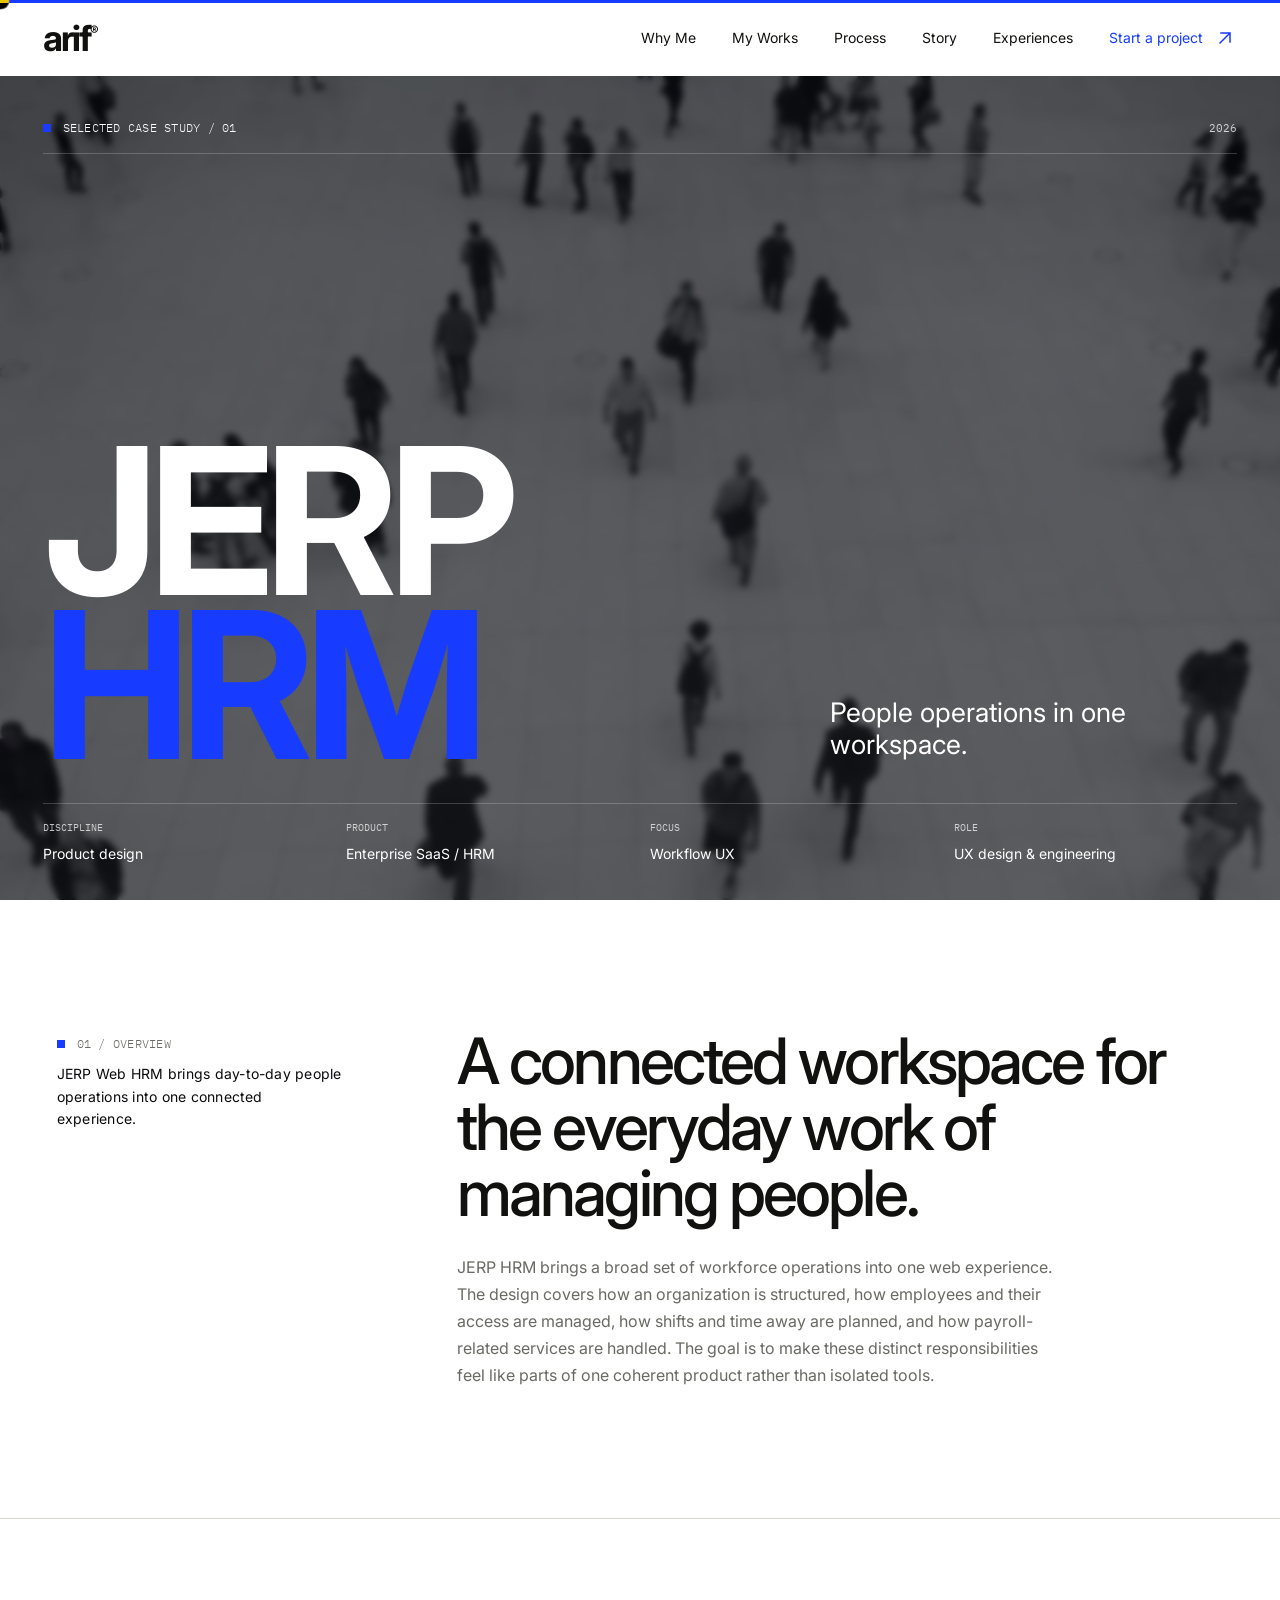
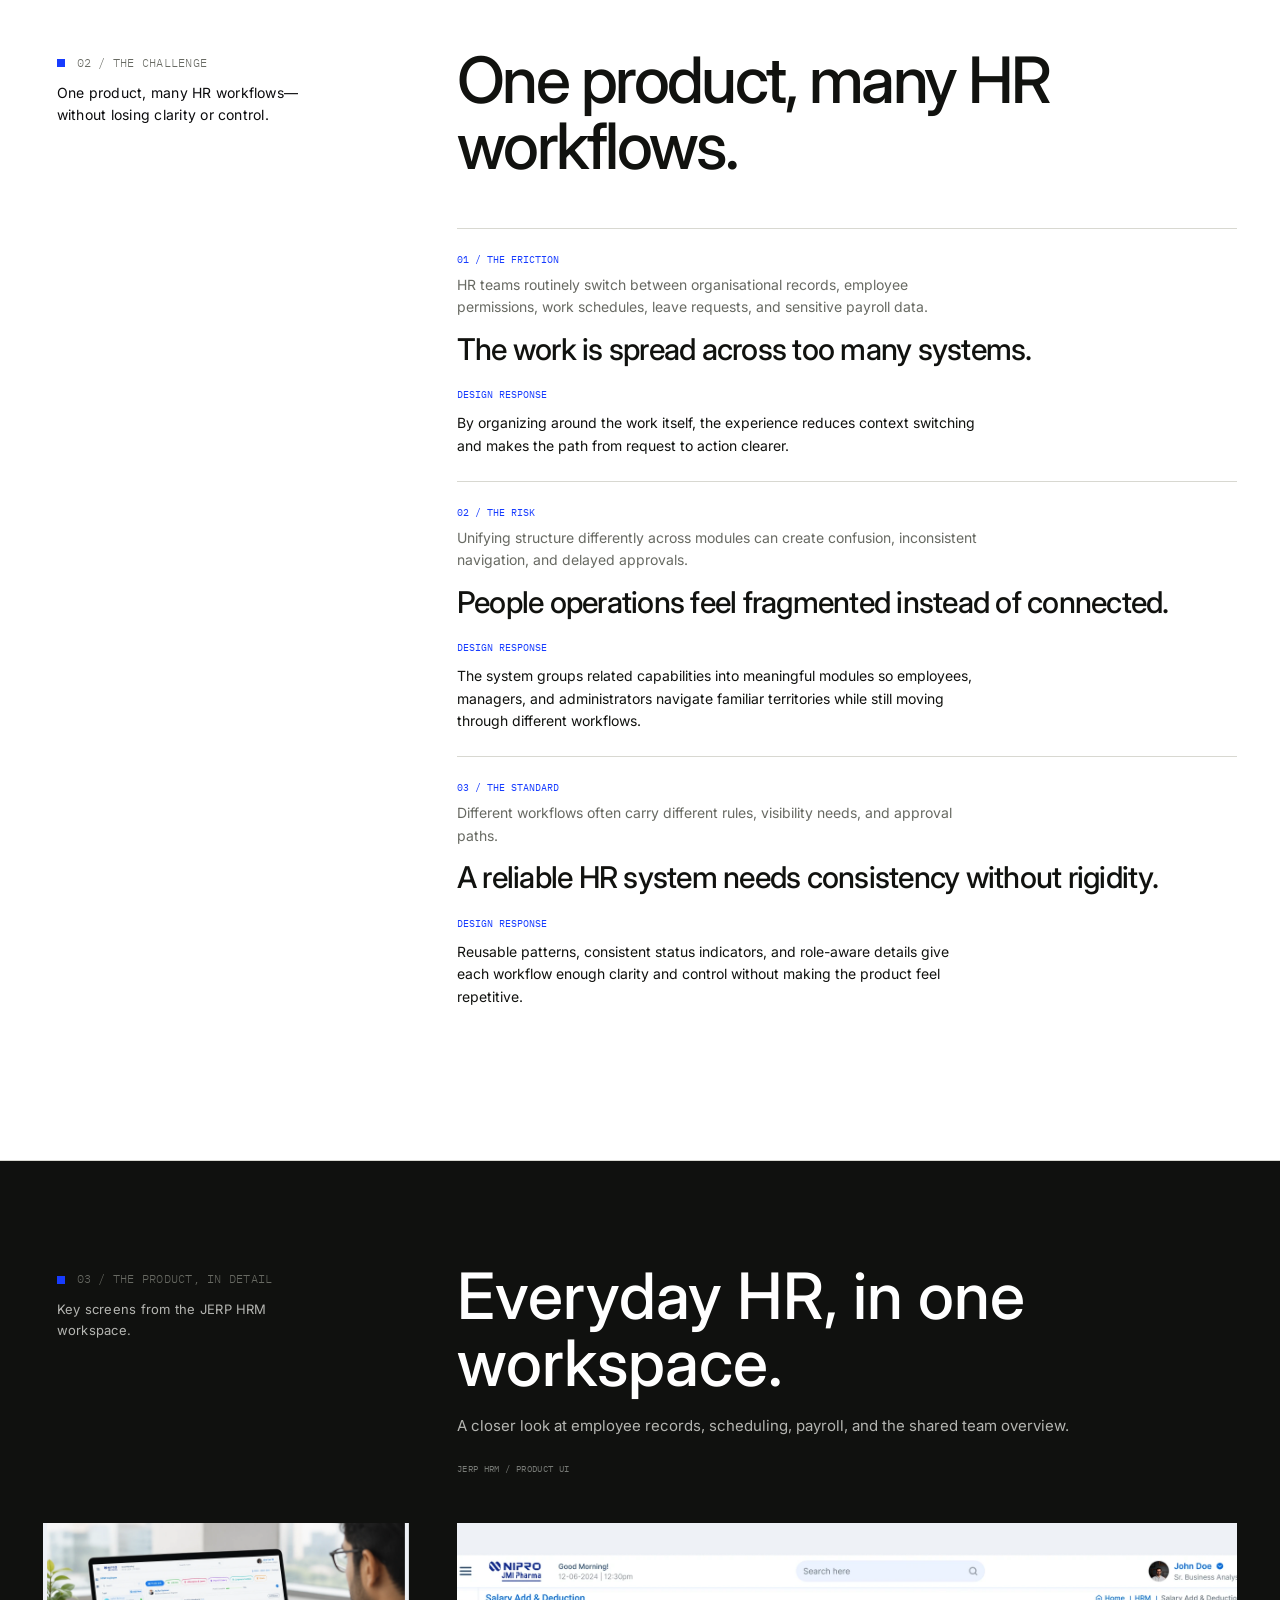
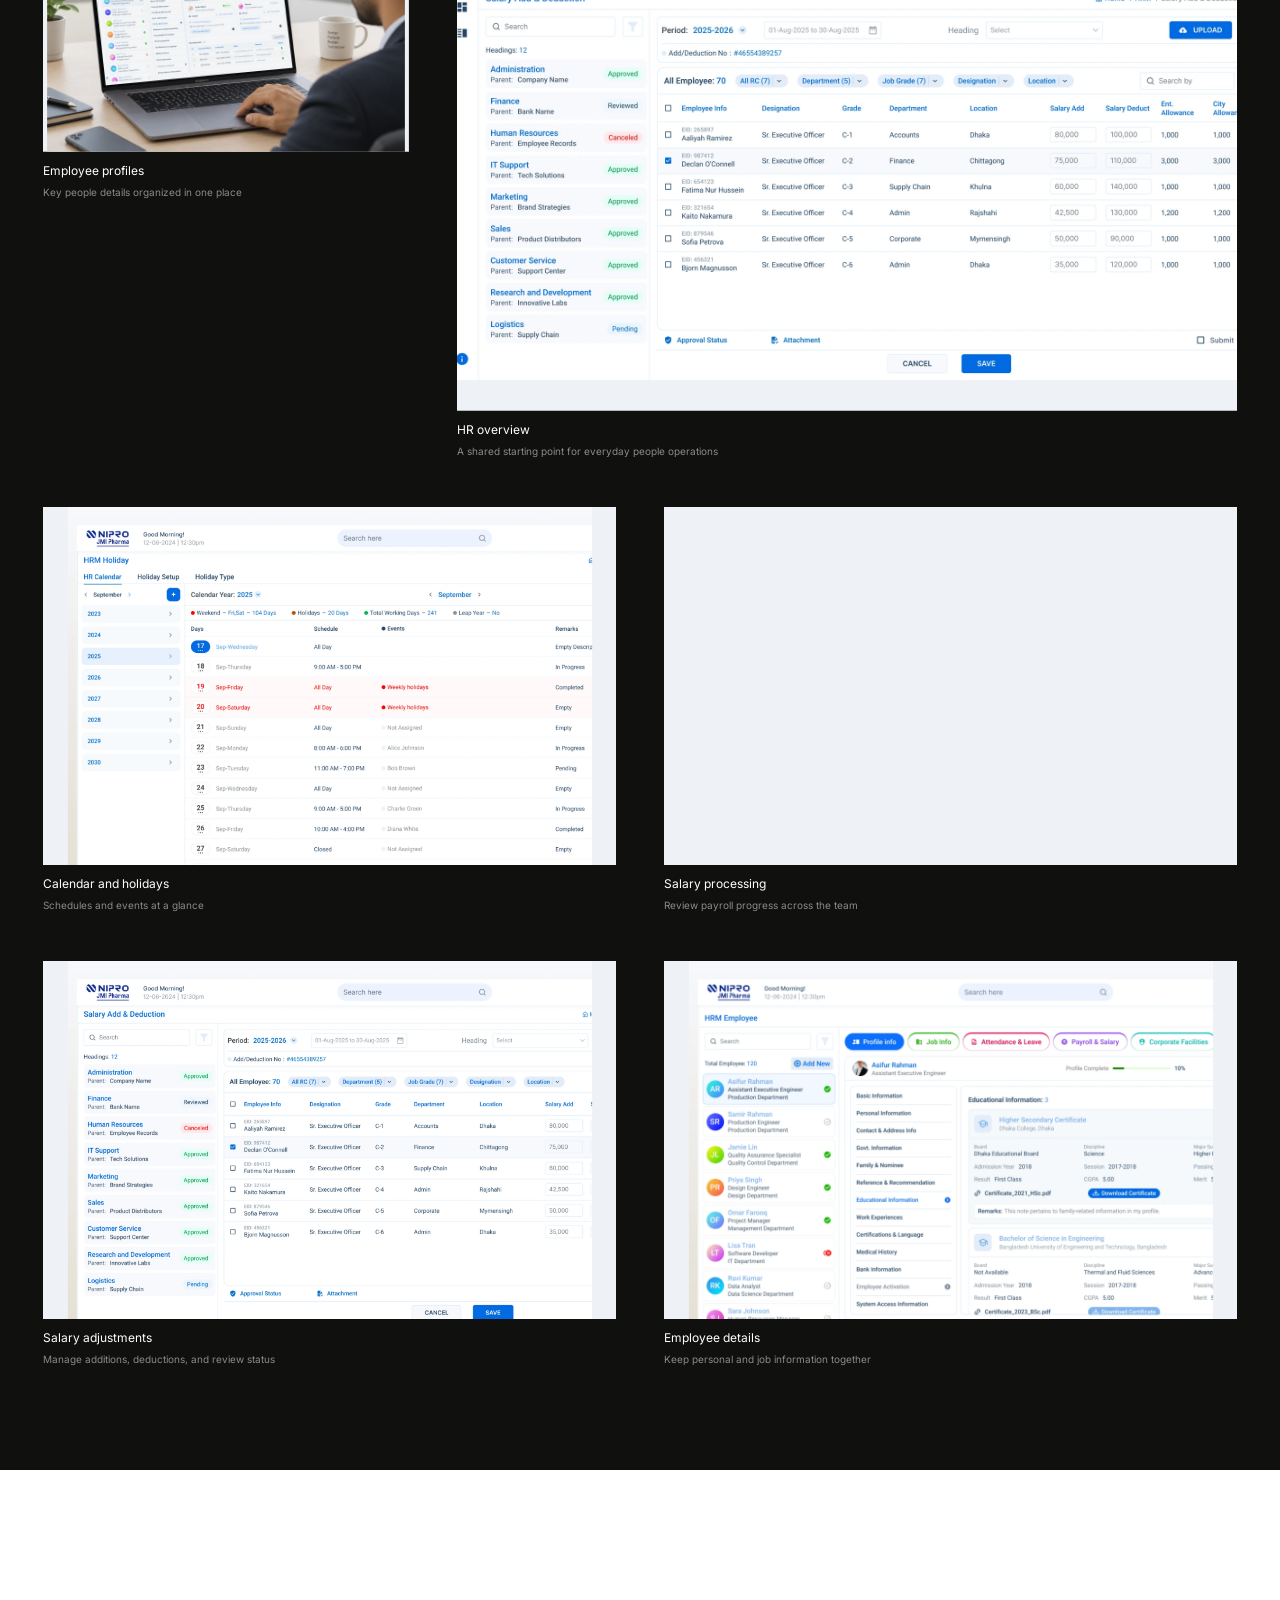
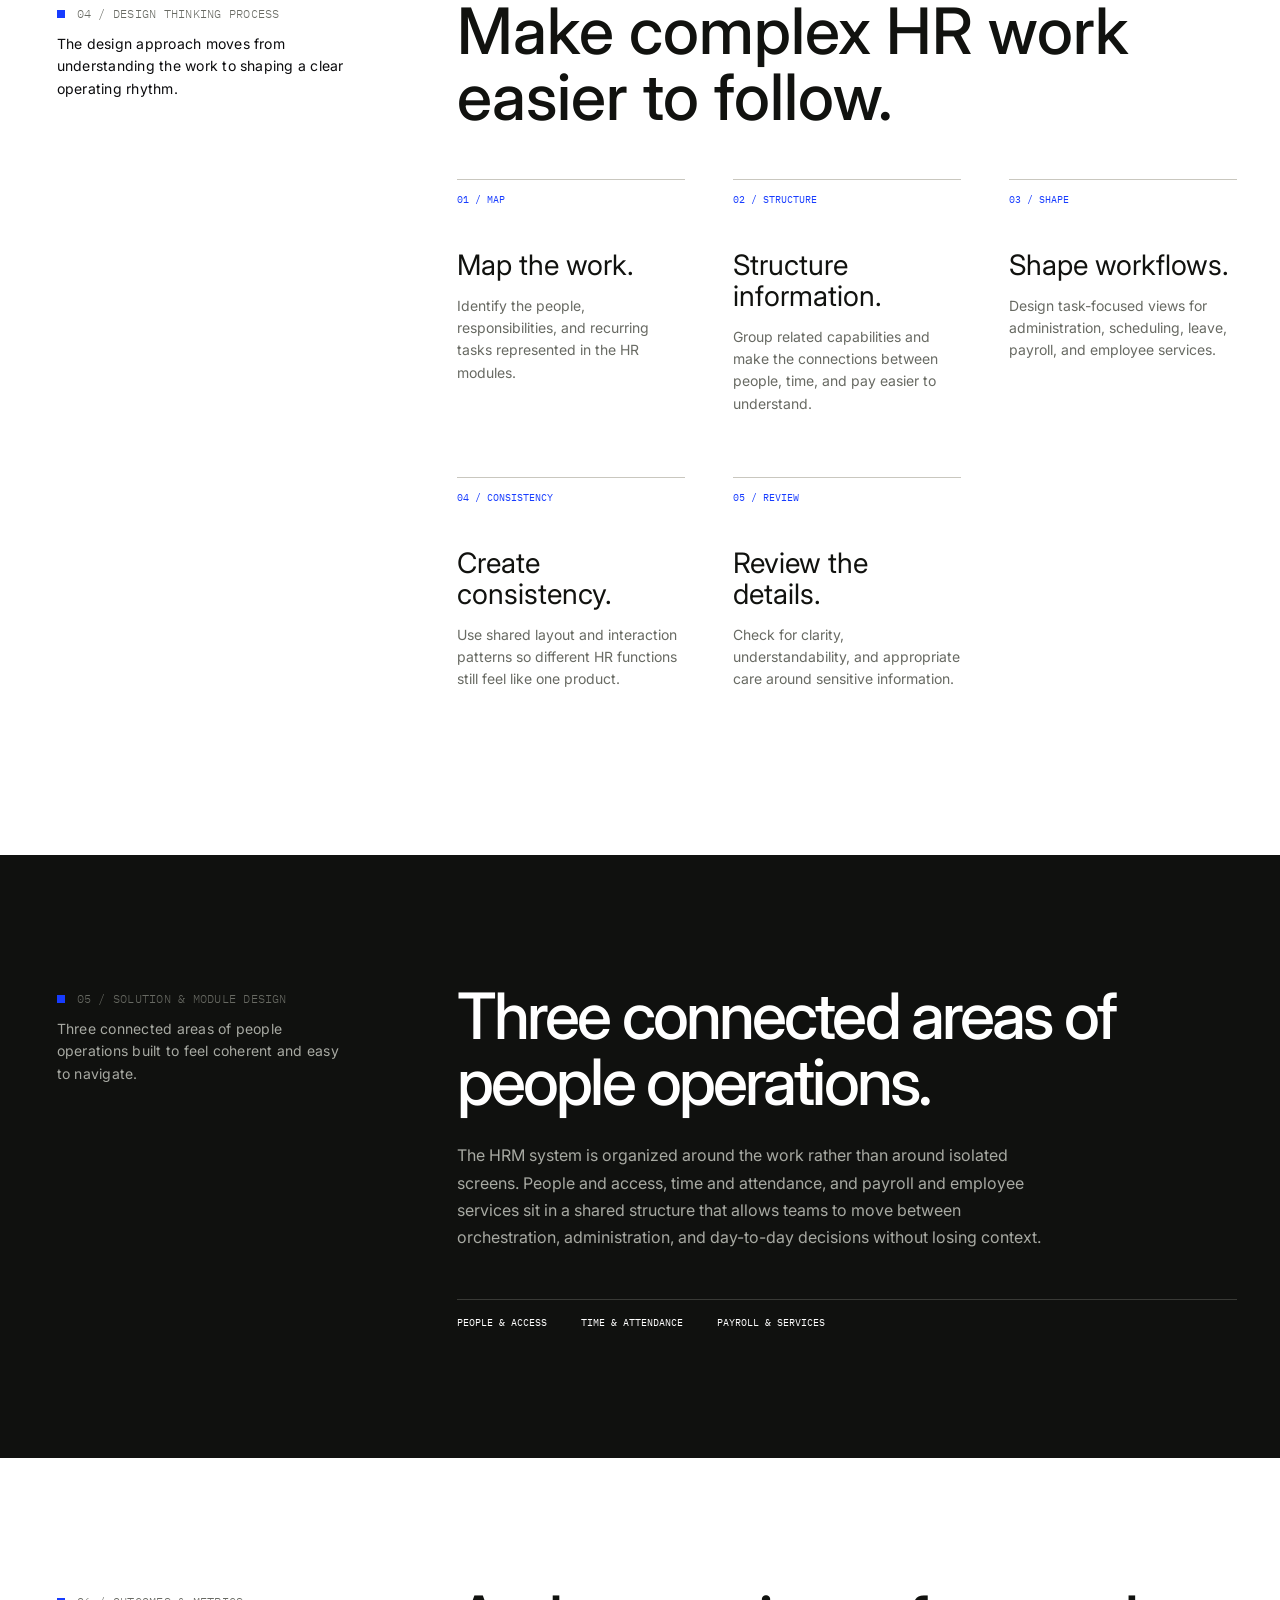
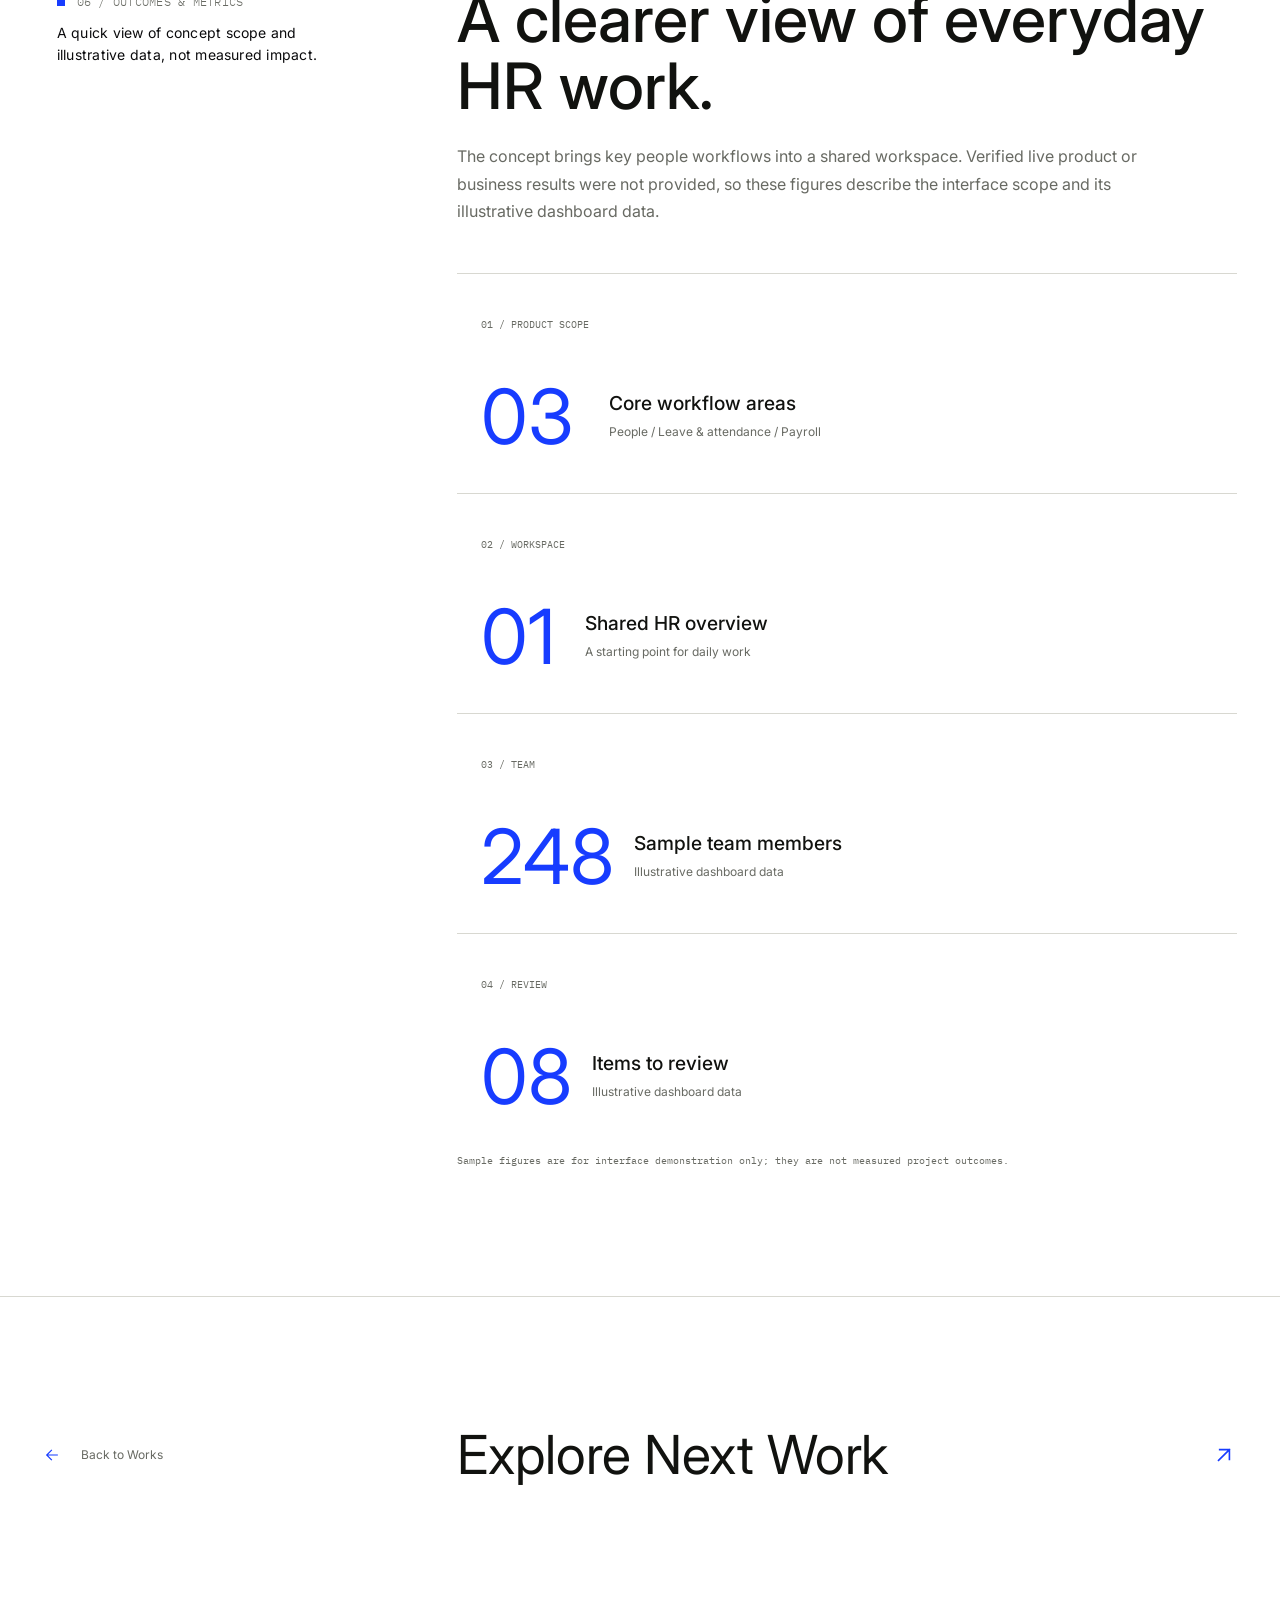
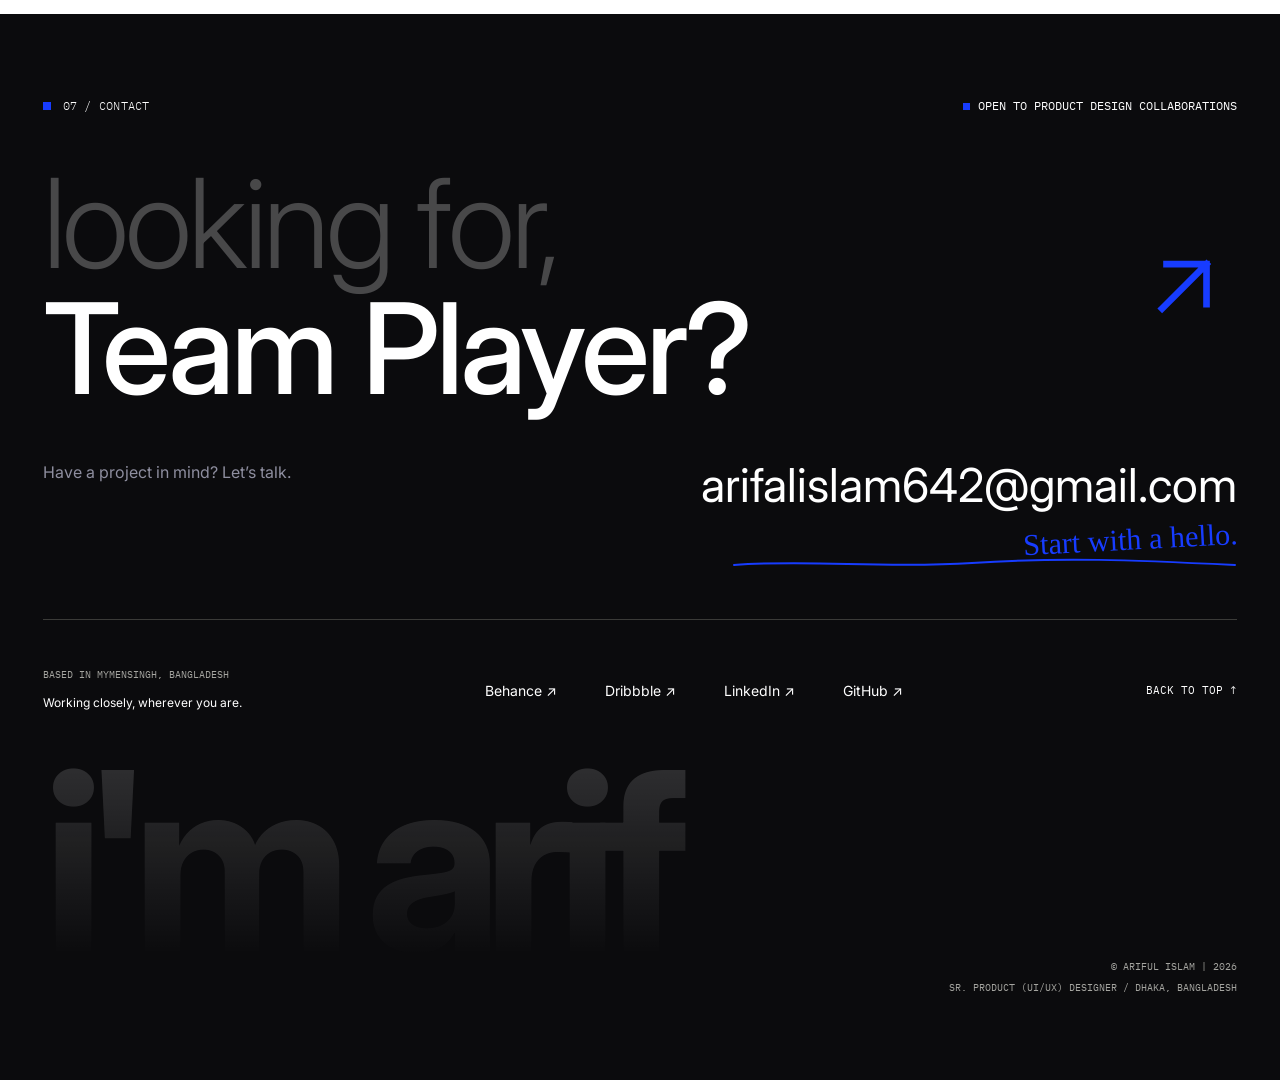
<file: JERP-HRM-Solution.html>
<!doctype html>
<html lang="en">

<head>
  <meta charset="utf-8">
  <meta name="viewport" content="width=device-width, initial-scale=1, viewport-fit=cover">
  <title>ARIF | JERP HRM Case Study </title> 
  <meta name="description"
    content="A case study on bringing everyday HR work together in a clear, connected enterprise system.">
  <meta name="author" content="Ariful Islam">
  <meta name="robots" content="index, follow, max-image-preview:large">
  <meta name="theme-color" content="#fdfaf6">
  <link rel="canonical" href="https://arifux.github.io/JERP-HRM-Solution.html">
  <meta property="og:type" content="article">
  <meta property="og:site_name" content="ARIF | AI Native Product UIUX Design Engineer">
  <meta property="og:title" content="JERP HRM Case Study — ARIF | AI Native Product UIUX Design Engineer">
  <meta property="og:description" content="A case study on bringing everyday HR work together in a clear, connected enterprise system.">
  <meta property="og:url" content="https://arifux.github.io/JERP-HRM-Solution.html">
  <meta property="og:image" content="https://arifux.github.io/assets/hero-background.png">
  <meta property="og:image:alt" content="ARIF | AI Native Product UIUX Design Engineer  ">
  <meta name="twitter:card" content="summary_large_image">
  <meta name="twitter:title" content="JERP HRM Case Study — ARIF | AI Native Product UIUX Design Engineer">
  <meta name="twitter:description" content="A case study on bringing everyday HR work together in a clear, connected enterprise system.">
  <meta name="twitter:image" content="https://arifux.github.io/assets/hero-background.png">
  <link rel="preconnect" href="https://fonts.googleapis.com">
  <link rel="preconnect" href="https://fonts.gstatic.com" crossorigin>
  <link
    href="https://fonts.googleapis.com/css2?family=IBM+Plex+Mono:wght@400;500&family=Inter:wght@300;400;500;700&display=swap"
    rel="stylesheet">
  <link rel="stylesheet" href="style.css">
</head>

<body class="case-page">
  <svg class="icon-sprite" width="0" height="0" aria-hidden="true">
    <symbol id="ar" viewBox="0 0 24 24">
      <path d="M7 17L17 7M8 7h9v9" fill="none" stroke="currentColor" stroke-width="1.5" stroke-linecap="square" />
    </symbol>
  </svg>
  <div class="progress" aria-hidden="true"></div>
  <div class="tip" id="tip" aria-hidden="true">View</div>
  <div class="cursor" id="cursor" aria-hidden="true"></div>

  <header class="nav" id="nav">
    <button class="nav__menu" id="nav-menu" type="button" aria-label="Open menu" aria-controls="nav-drawer"
      aria-expanded="false">
      <span></span><span></span><span></span>
    </button>
    <a class="logo" href="./" aria-label="Arif, back to top">arif<sup>®</sup></a>
    <nav class="nav__links" aria-label="Primary">
      <a href="./#intro">Why Me</a>
      <a href="./#work">My Works</a>
      <a href="./#process">Process</a>
      <a href="./#about">Story</a>
      <a href="./#experiences">Experiences</a>
      <a class="nav__cta" href="./#contact">Start a project <svg class="ico" aria-hidden="true">
          <use href="#ar" />
        </svg></a>
    </nav>
  </header>

  <!-- Mobile navigation -->
  <aside class="nav-drawer" id="nav-drawer" aria-hidden="true" aria-label="Mobile navigation">
    <nav class="nav-drawer__links">
      <a href="./#work"><small>01</small><span>My Works</span></a>
      <a href="./#process"><small>02</small><span>Process</span></a>
      <a href="./#about"><small>03</small><span>About Me</span></a>
      <a href="./#experiences"><small>04</small><span>Experiences</span></a>
      <a class="nav-drawer__cta" href="./#contact"><small>05</small><span>Start a project</span><svg class="ico"
          aria-hidden="true">
          <use href="#ar" />
        </svg></a>
    </nav>
    <p class="nav-drawer__meta">MYMENSINGH, BANGLADESH / WORKING EVERYWHERE</p>
  </aside>

  <main id="top">
    <!-- Hero / Case study introduction -->
    <section class="cs-hero" style="background-image:url('projects/hrm/employee-walking-corporate.webp')">
      <div class="cs-kicker"><span class="label">Selected case study / 01</span><span>2026</span></div>
      <div class="cs-title-row">
        <h1>JERP<br><span>HRM</span></h1>
        <p>People operations in one workspace.</p>
      </div>

      <dl class="cs-facts">
        <div>
          <dt>Discipline</dt>
          <dd>Product design</dd>
        </div>
        <div>
          <dt>Product</dt>
          <dd>Enterprise SaaS / HRM</dd>
        </div>
        <div>
          <dt>Focus</dt>
          <dd>Workflow UX</dd>
        </div>
        <div>
          <dt>Role</dt>
          <dd>UX design &amp; engineering</dd>
        </div>
      </dl>
    </section>

    <!-- 01 / The brief -->
    <section class="cs-section cs-overview rise">
      <div class="cs-section-label cs-section-label--context">
        <p class="label">01 / Overview</p>
        <p>JERP Web HRM brings day-to-day people operations into one connected experience.</p>
      </div>
      <div class="cs-overview-copy">
        <h2>A connected workspace for the everyday work of managing people.</h2>
        <p>JERP HRM brings a broad set of workforce operations into one web experience. The design covers how an organization is structured, how employees and their access are managed, how shifts and time away are planned, and how payroll-related services are handled. The goal is to make these distinct responsibilities feel like parts of one coherent product rather than isolated tools.</p>
      </div>
    </section>

    <!-- 02 / Challenges and response -->
    <section class="cs-section cs-challenges rise" aria-labelledby="cs-challenges-title">
      <div class="cs-challenges-head">
        <div class="cs-section-label cs-section-label--context">
          <p class="label">02 / The challenge</p>
          <p>One product, many HR workflows—without losing clarity or control.</p>
        </div>
        <h2 id="cs-challenges-title">One product, many HR workflows.</h2>
      </div>
      <div class="cs-challenge-list">
        <article class="cs-challenge">
          <div class="cs-challenge-meta"><span class="cs-challenge-no">01 / The friction</span>
            <p>HR teams routinely switch between organisational records, employee permissions, work schedules, leave requests, and sensitive payroll data.</p>
          </div>
          <h3 class="cs-challenge-title">The work is spread across too many systems.</h3>
          <div class="cs-response">
            <span>Design response</span>
            <p>By organizing around the work itself, the experience reduces context switching and makes the path from request to action clearer.</p>
          </div>
        </article>
        <article class="cs-challenge">
          <div class="cs-challenge-meta"><span class="cs-challenge-no">02 / The risk</span>
            <p>Unifying structure differently across modules can create confusion, inconsistent navigation, and delayed approvals.</p>
          </div>
          <h3 class="cs-challenge-title">People operations feel fragmented instead of connected.</h3>
          <div class="cs-response">
            <span>Design response</span>
            <p>The system groups related capabilities into meaningful modules so employees, managers, and administrators navigate familiar territories while still moving through different workflows.</p>
          </div>
        </article>
        <article class="cs-challenge">
          <div class="cs-challenge-meta"><span class="cs-challenge-no">03 / The standard</span>
            <p>Different workflows often carry different rules, visibility needs, and approval paths.</p>
          </div>
          <h3 class="cs-challenge-title">A reliable HR system needs consistency without rigidity.</h3>
          <div class="cs-response">
            <span>Design response</span>
            <p>Reusable patterns, consistent status indicators, and role-aware details give each workflow enough clarity and control without making the product feel repetitive.</p>
          </div>
        </article>
      </div>
    </section>

    <!-- 03 / Product UI gallery -->
    <section class="cs-gallery" aria-labelledby="cs-gallery-title">
      <div class="cs-gallery-head">
        <div class="cs-section-label cs-section-label--context">
          <p class="label">03 / The product, in detail</p>
          <p>Key screens from the JERP HRM workspace.</p>
        </div>
        <div>
          <h2 id="cs-gallery-title">Everyday HR, in one workspace.</h2>
          <p>A closer look at employee records, scheduling, payroll, and the shared team overview.</p><small
            class="cs-gallery-source">JERP HRM / PRODUCT UI</small>
        </div>
      </div>
      <figure class="cs-gallery-item cs-gallery-item--small">
        <div class="cs-gallery-image"><img src="projects/hrm/Professional%20HR%20Dashboard%20Workspace.webp"
            alt="JERP HRM employee profile screen with employee list and organized profile sections" loading="lazy"
            decoding="async"></div>
        <figcaption><strong>Employee profiles</strong><span>Key people details organized in one place</span></figcaption>
      </figure>
      <figure class="cs-gallery-item cs-gallery-item--feature">
        <div class="cs-gallery-image"><img src="projects/hrm/Salary Add & Deduction 4.webp"
            alt="JERP HRM dashboard shown on a laptop, with employee information and connected workflow areas"
            loading="lazy" decoding="async"></div>
        <figcaption><strong>HR overview</strong><span>A shared starting point for everyday people operations</span>
        </figcaption>
      </figure>
      <div class="cs-gallery-bottom">
        <figure class="cs-gallery-item cs-gallery-item--bottom-one">
          <div class="cs-gallery-image"><img src="projects/hrm/hrm-calendar.webp"
              alt="JERP HRM calendar screen showing holiday schedules, events, and working days" loading="lazy"
              decoding="async"></div>
          <figcaption><strong>Calendar and holidays</strong><span>Schedules and events at a glance</span></figcaption>
        </figure>
        <figure class="cs-gallery-item cs-gallery-item--bottom-two">
          <div class="cs-gallery-image"><img src="projects/hrm/salary%20processing.webp"
              alt="JERP HRM salary processing screen with payroll status, employee records, and totals" loading="lazy"
              decoding="async"></div>
          <figcaption><strong>Salary processing</strong><span>Review payroll progress across the team</span></figcaption>
        </figure>
        <figure class="cs-gallery-item cs-gallery-item--bottom-three">
          <div class="cs-gallery-image"><img src="projects/hrm/salary%20add-deduct.webp"
              alt="JERP HRM salary adjustments screen with employee records, additions, and deductions" loading="lazy"
              decoding="async"></div>
          <figcaption><strong>Salary adjustments</strong><span>Manage additions, deductions, and review status</span>
          </figcaption>
        </figure>
        <figure class="cs-gallery-item cs-gallery-item--bottom-four">
          <div class="cs-gallery-image"><img src="projects/hrm/Employee%20profile.webp"
              alt="Detailed JERP HRM employee profile with personal, job, and education information" loading="lazy"
              decoding="async"></div>
          <figcaption><strong>Employee details</strong><span>Keep personal and job information together</span>
          </figcaption>
        </figure>
      </div>
    </section>

    <!-- 04 / Design thinking process -->
    <section class="cs-section cs-priorities">
      <div class="cs-section-label cs-section-label--context">
        <p class="label">04 / Design thinking process</p>
        <p>The design approach moves from understanding the work to shaping a clear operating rhythm.</p>
      </div>
      <div class="cs-priority-list">
        <h2 class="cs-priority-title">Make complex HR work easier to follow.</h2>
        <article><span>01 / MAP</span>
          <h3>Map the work.</h3>
          <p>Identify the people, responsibilities, and recurring tasks represented in the HR modules.</p>
        </article>
        <article><span>02 / STRUCTURE</span>
          <h3>Structure information.</h3>
          <p>Group related capabilities and make the connections between people, time, and pay easier to understand.</p>
        </article>
        <article><span>03 / SHAPE</span>
          <h3>Shape workflows.</h3>
          <p>Design task-focused views for administration, scheduling, leave, payroll, and employee services.</p>
        </article>
        <article><span>04 / CONSISTENCY</span>
          <h3>Create consistency.</h3>
          <p>Use shared layout and interaction patterns so different HR functions still feel like one product.</p>
        </article>
        <article><span>05 / REVIEW</span>
          <h3>Review the details.</h3>
          <p>Check for clarity, understandability, and appropriate care around sensitive information.</p>
        </article>
      </div>
    </section>

    <!-- 05 / Solution and module design -->
    <section class="cs-method rise">
      <div class="cs-section-label cs-section-label--context">
        <p class="label">05 / Solution &amp; module design</p>
        <p>Three connected areas of people operations built to feel coherent and easy to navigate.</p>
      </div>
      <div class="cs-method-body">
        <h2>Three connected areas of people operations.</h2>
        <p>The HRM system is organized around the work rather than around isolated screens. People and access, time and attendance, and payroll and employee services sit in a shared structure that allows teams to move between orchestration, administration, and day-to-day decisions without losing context.</p>
        <div class="cs-method-steps"><span>People &amp; access</span><span>Time &amp; attendance</span><span>Payroll &amp; services</span></div>
      </div>
    </section>

    <!-- 06 / Outcomes and metrics -->
    <section class="cs-section cs-outcomes rise" aria-labelledby="cs-outcomes-title">
      <div class="cs-section-label cs-section-label--context">
        <p class="label"> 06 / Outcomes &amp; metrics</p>
        <p>A quick view of concept scope and illustrative data, not measured impact.</p>
      </div>
      <div class="cs-outcomes-intro">
        <h2 id="cs-outcomes-title">A clearer view of everyday HR work.</h2>
        <p>The concept brings key people workflows into a shared workspace. Verified live product or business results
          were not provided, so these figures describe the interface scope and its illustrative dashboard data.</p>
      </div>
      <div class="cs-outcomes-metrics">
        <div class="cs-metric-ledger">
          <article class="cs-metric-card"><span class="cs-metric-eyebrow">01 / PRODUCT SCOPE</span><b>03</b>
            <div>
              <h3>Core workflow areas</h3>
              <p>People / Leave &amp; attendance / Payroll</p>
            </div>
          </article>
          <article class="cs-metric-card"><span class="cs-metric-eyebrow">02 / WORKSPACE</span><b>01</b>
            <div>
              <h3>Shared HR overview</h3>
              <p>A starting point for daily work</p>
            </div>
          </article>
          <article class="cs-metric-card"><span class="cs-metric-eyebrow">03 / TEAM</span><b>248</b>
            <div>
              <h3>Sample team members</h3>
              <p>Illustrative dashboard data</p>
            </div>
          </article>
          <article class="cs-metric-card"><span class="cs-metric-eyebrow">04 / REVIEW</span><b>08</b>
            <div>
              <h3>Items to review</h3>
              <p>Illustrative dashboard data</p>
            </div>
          </article>
        </div>
        <p class="cs-metrics-note">Sample figures are for interface demonstration only; they are not measured project
          outcomes.</p>
      </div>
    </section>

    <!-- Continue exploring / Back to selected work -->
    <section class="cs-next rise">
      <a class="cs-next-back" href="./#work" aria-label="Back to works">
        <svg class="ico" aria-hidden="true">
          <use href="#ar" />
        </svg>
        <span>Back to Works</span>
      </a>
      <a href="./#work"><span>Explore Next Work</span>
        <svg class="ico" aria-hidden="true">
          <use href="#ar" />
        </svg>
      </a>
    </section>

    <!-- 07 / Contact -->
    <section class="band dark contact rise" id="contact">
      <div class="contact__mast">
        <p class="label">07 / Contact</p>
        <p class="avail">OPEN TO PRODUCT DESIGN COLLABORATIONS</p>
      </div>
      <a class="big" id="bigCopy" href="mailto:arifalislam642@gmail.com"
        aria-label="Send an email to arifalislam642@gmail.com">
        <h2><span class="big__muted">looking for,</span>Team Player?</h2>
        <svg class="ico" aria-hidden="true">
          <use href="#ar" />
        </svg>
      </a>
      <div class="cdet">
        <p>Have a project in mind? Let’s talk.</p>
        <div class="mail">
          <button type="button" id="mailAddr" data-email="arifalislam642@gmail.com"
            aria-live="polite">arifalislam642@gmail.com</button>
          <p class="mail__note" aria-hidden="true">Start with a hello.</p>
          <svg viewBox="0 0 505 14" preserveAspectRatio="none" aria-hidden="true">
            <path d="M2 8C80 2 150 12 240 6S400 3 503 8" />
          </svg>
        </div>
      </div>
      <div class="rule"></div>
      <div class="finfo">
        <div class="loc"><small>BASED IN MYMENSINGH, BANGLADESH</small><span>Working closely, wherever you are.</span>
        </div>
        <div class="socials">
          <a href="https://www.behance.net/mr-arif" rel="noopener" target="_blank">Behance ↗</a>
          <a href="https://www.dribbble.net/arifux" rel="noopener" target="_blank">Dribbble ↗</a>
          <a href="https://www.linkedin.com/in/mr-arif" rel="noopener" target="_blank">LinkedIn ↗</a>
          <a href="https://github.com/arifux" rel="noopener" target="_blank">GitHub ↗</a>
        </div>
        <a class="totop" href="#top">BACK TO TOP ↑</a>
      </div>
      <div class="sig">
        <b aria-hidden="true">i'm arif</b>
        <div class="legal">
          <p>© ARIFUL ISLAM | 2026</p>
          <p>SR. PRODUCT (UI/UX) DESIGNER / DHAKA, BANGLADESH</p>
        </div>
      </div>
    </section>
  </main>

  <div class="toast" id="toast" role="status" aria-live="polite"></div>
  <script src="script.js" defer></script>
</body>

</html>
</file>
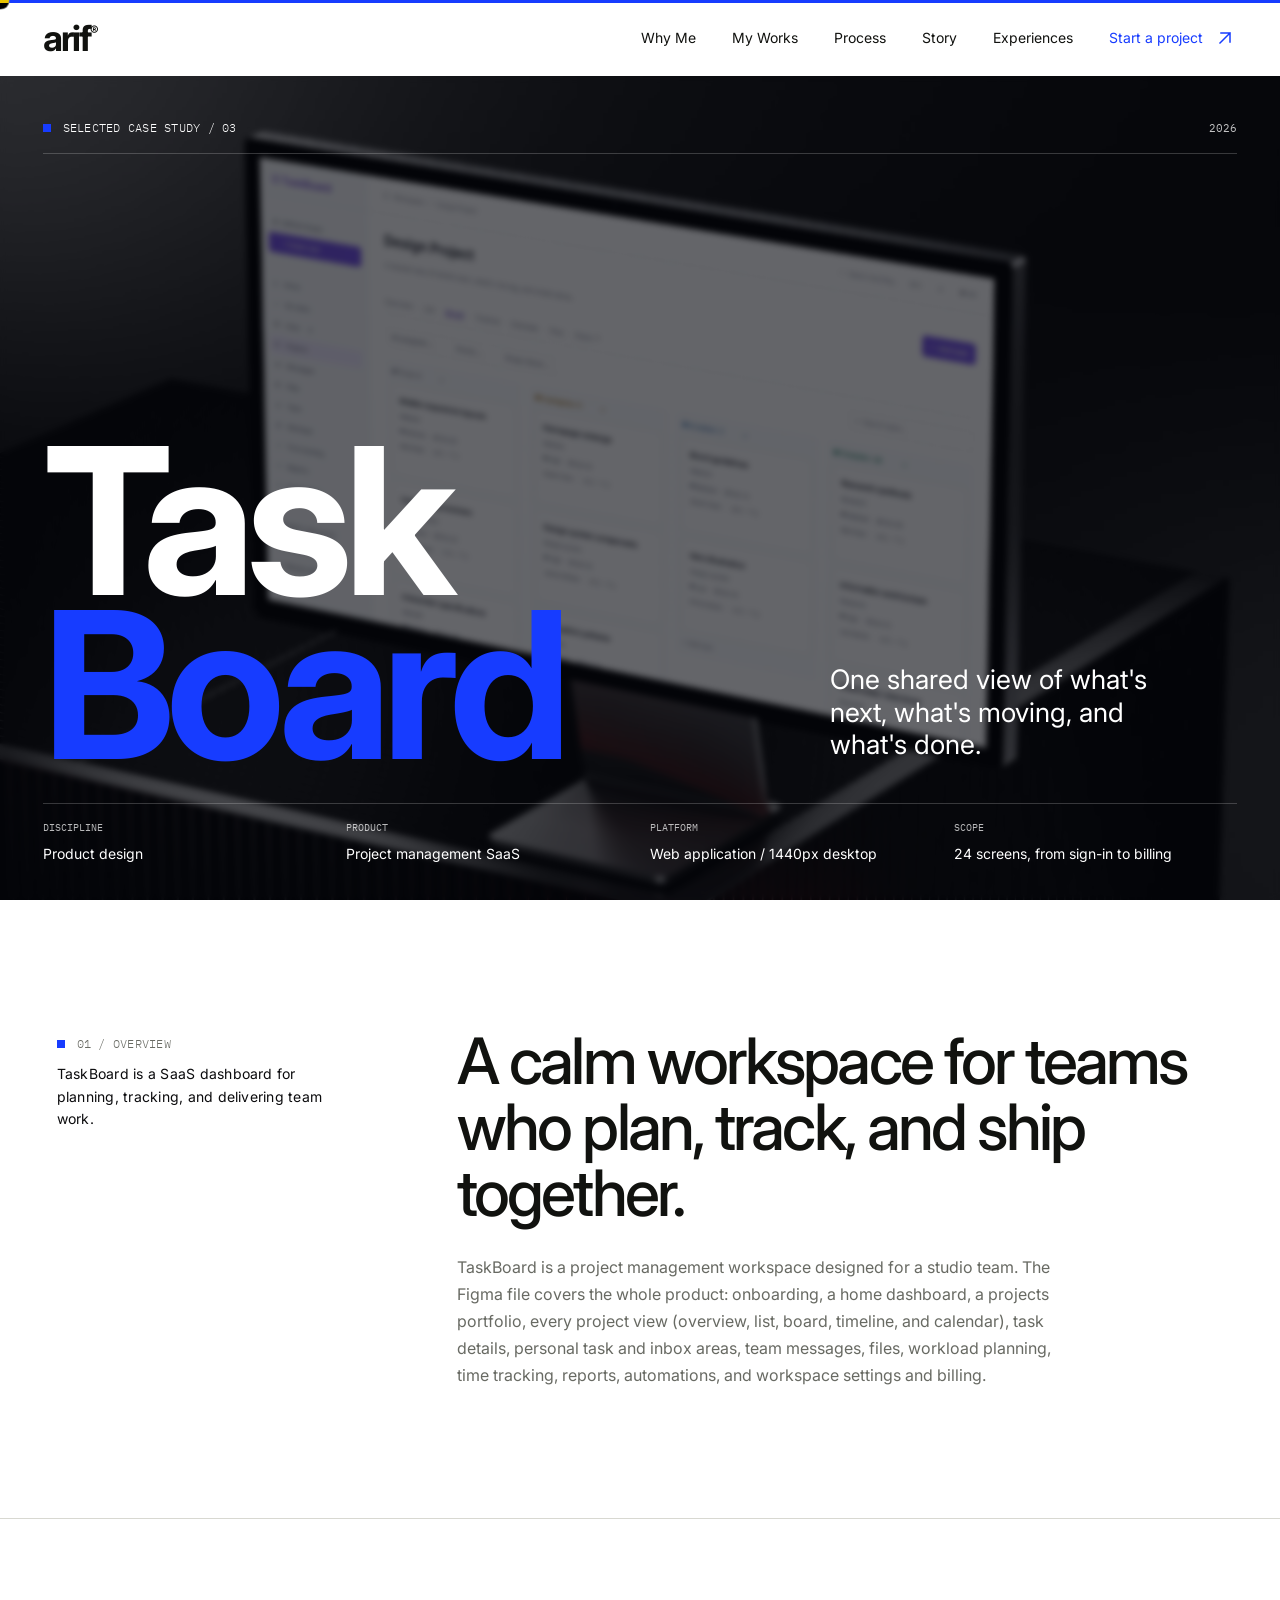
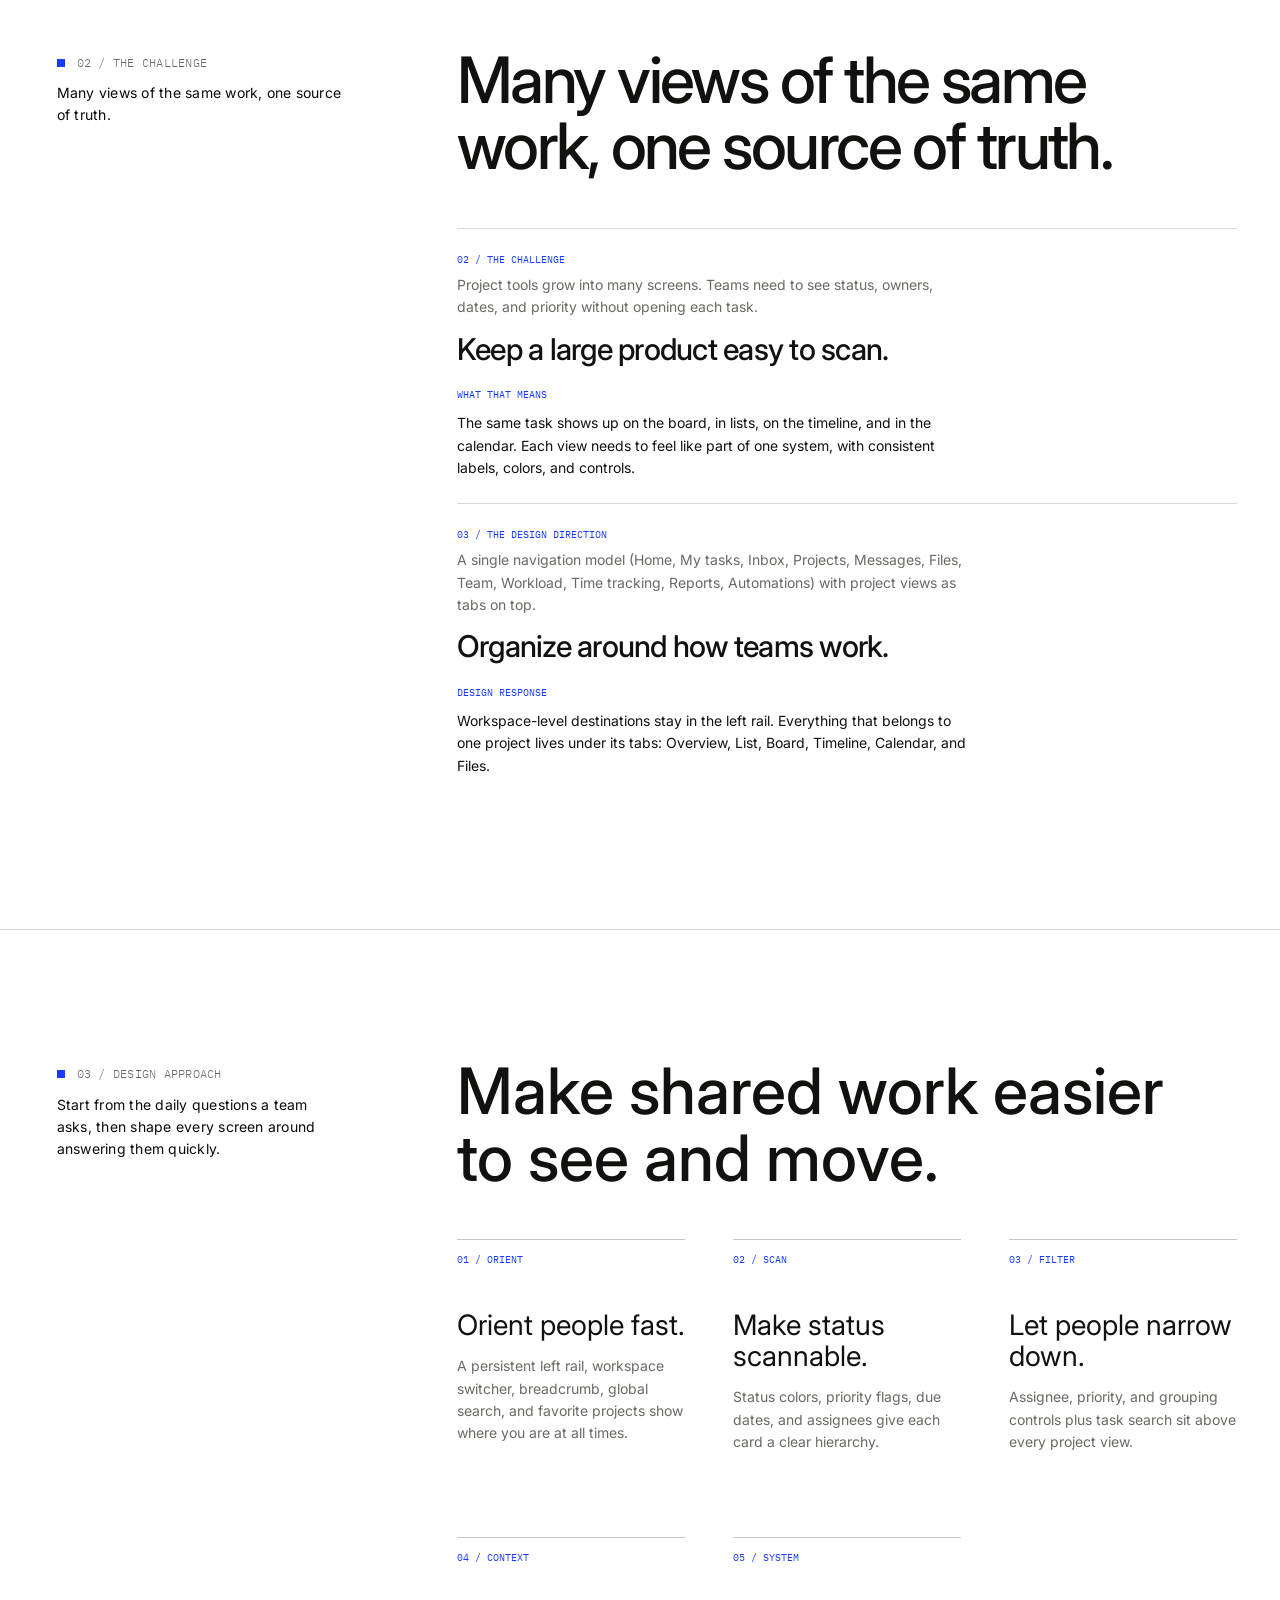
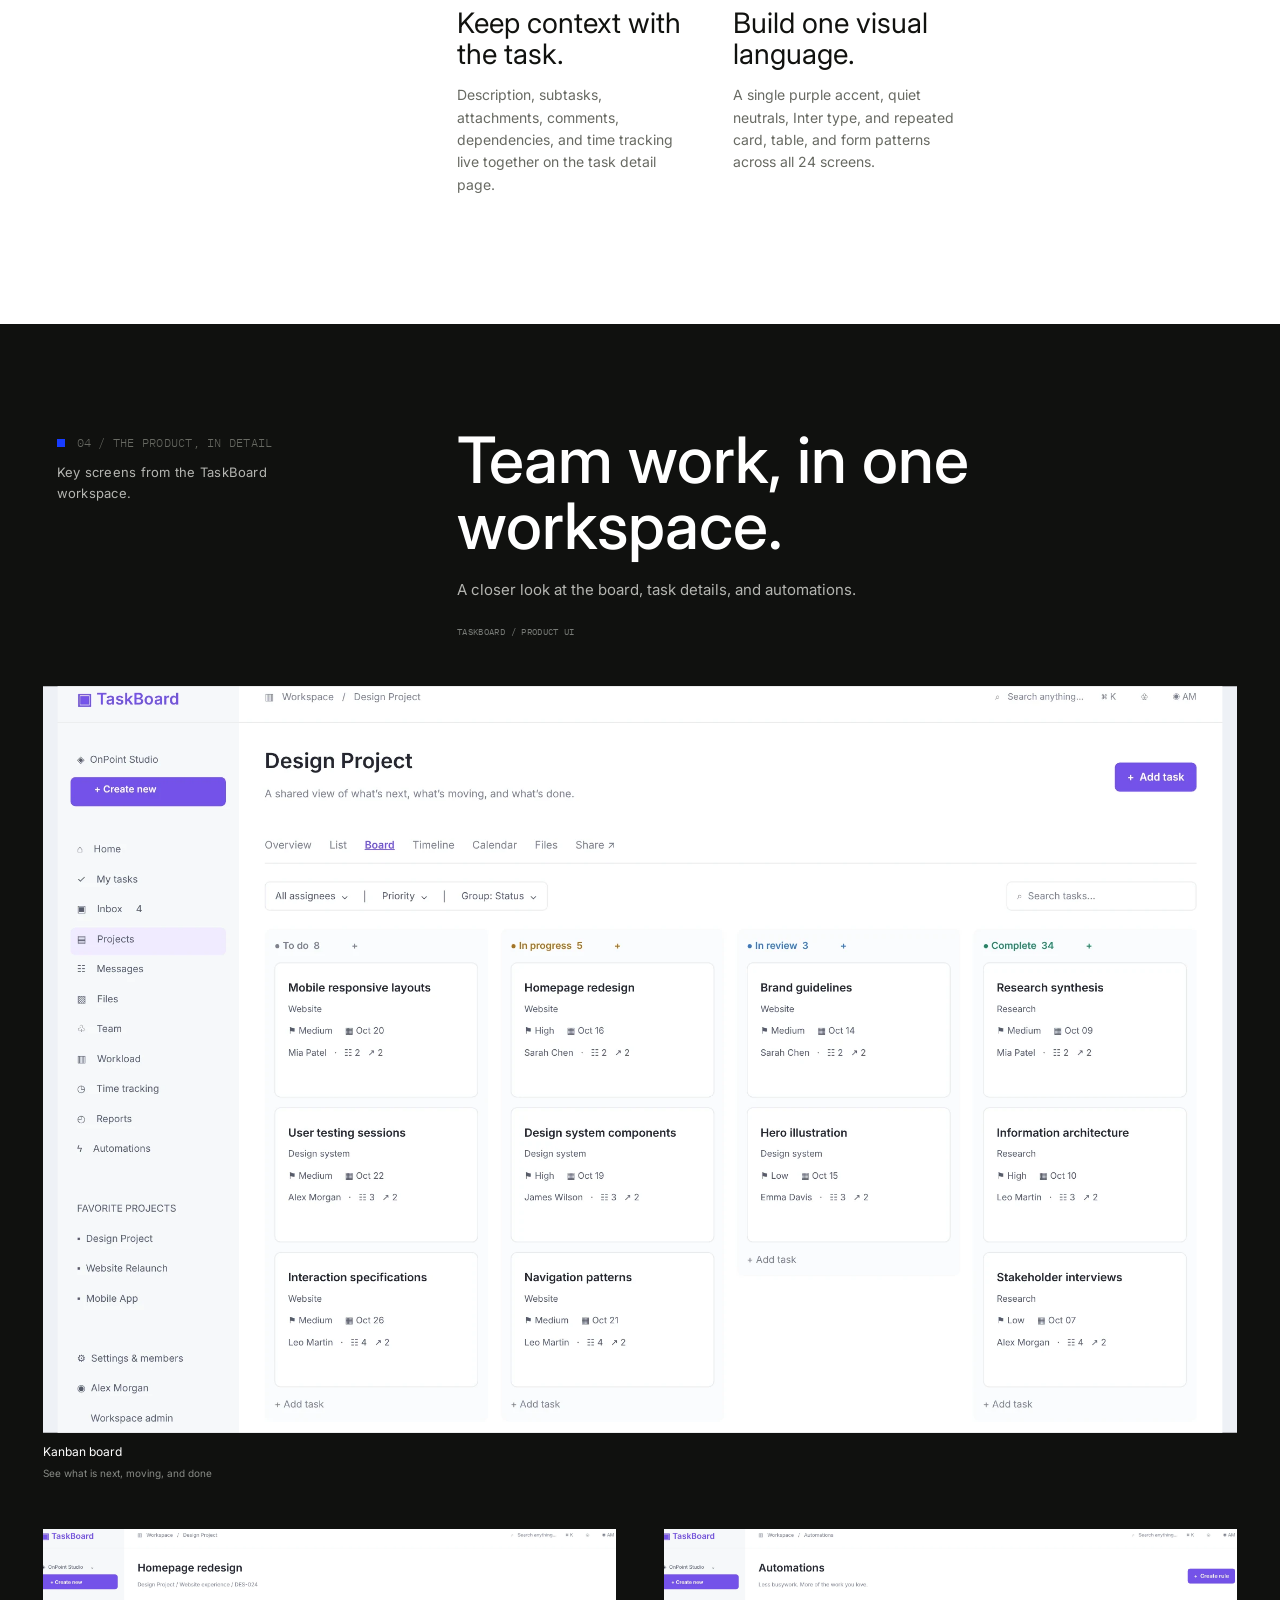
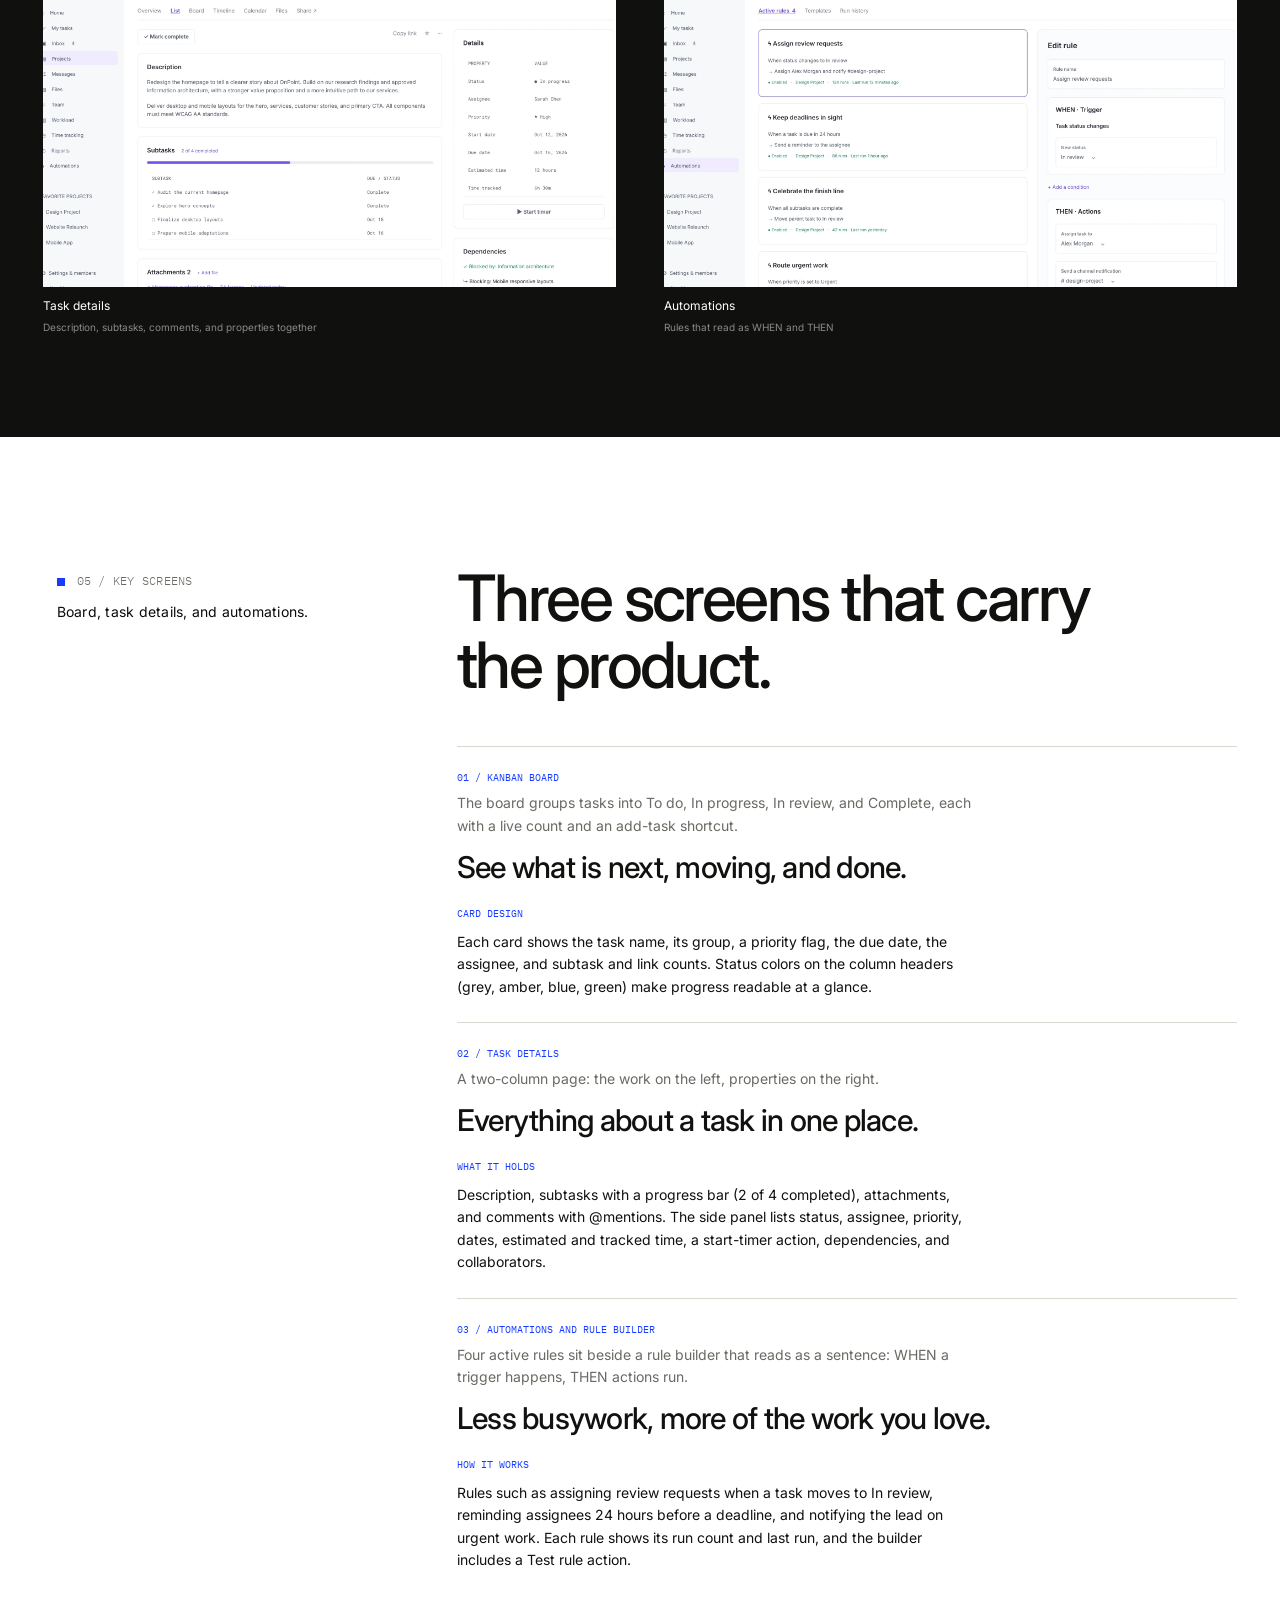
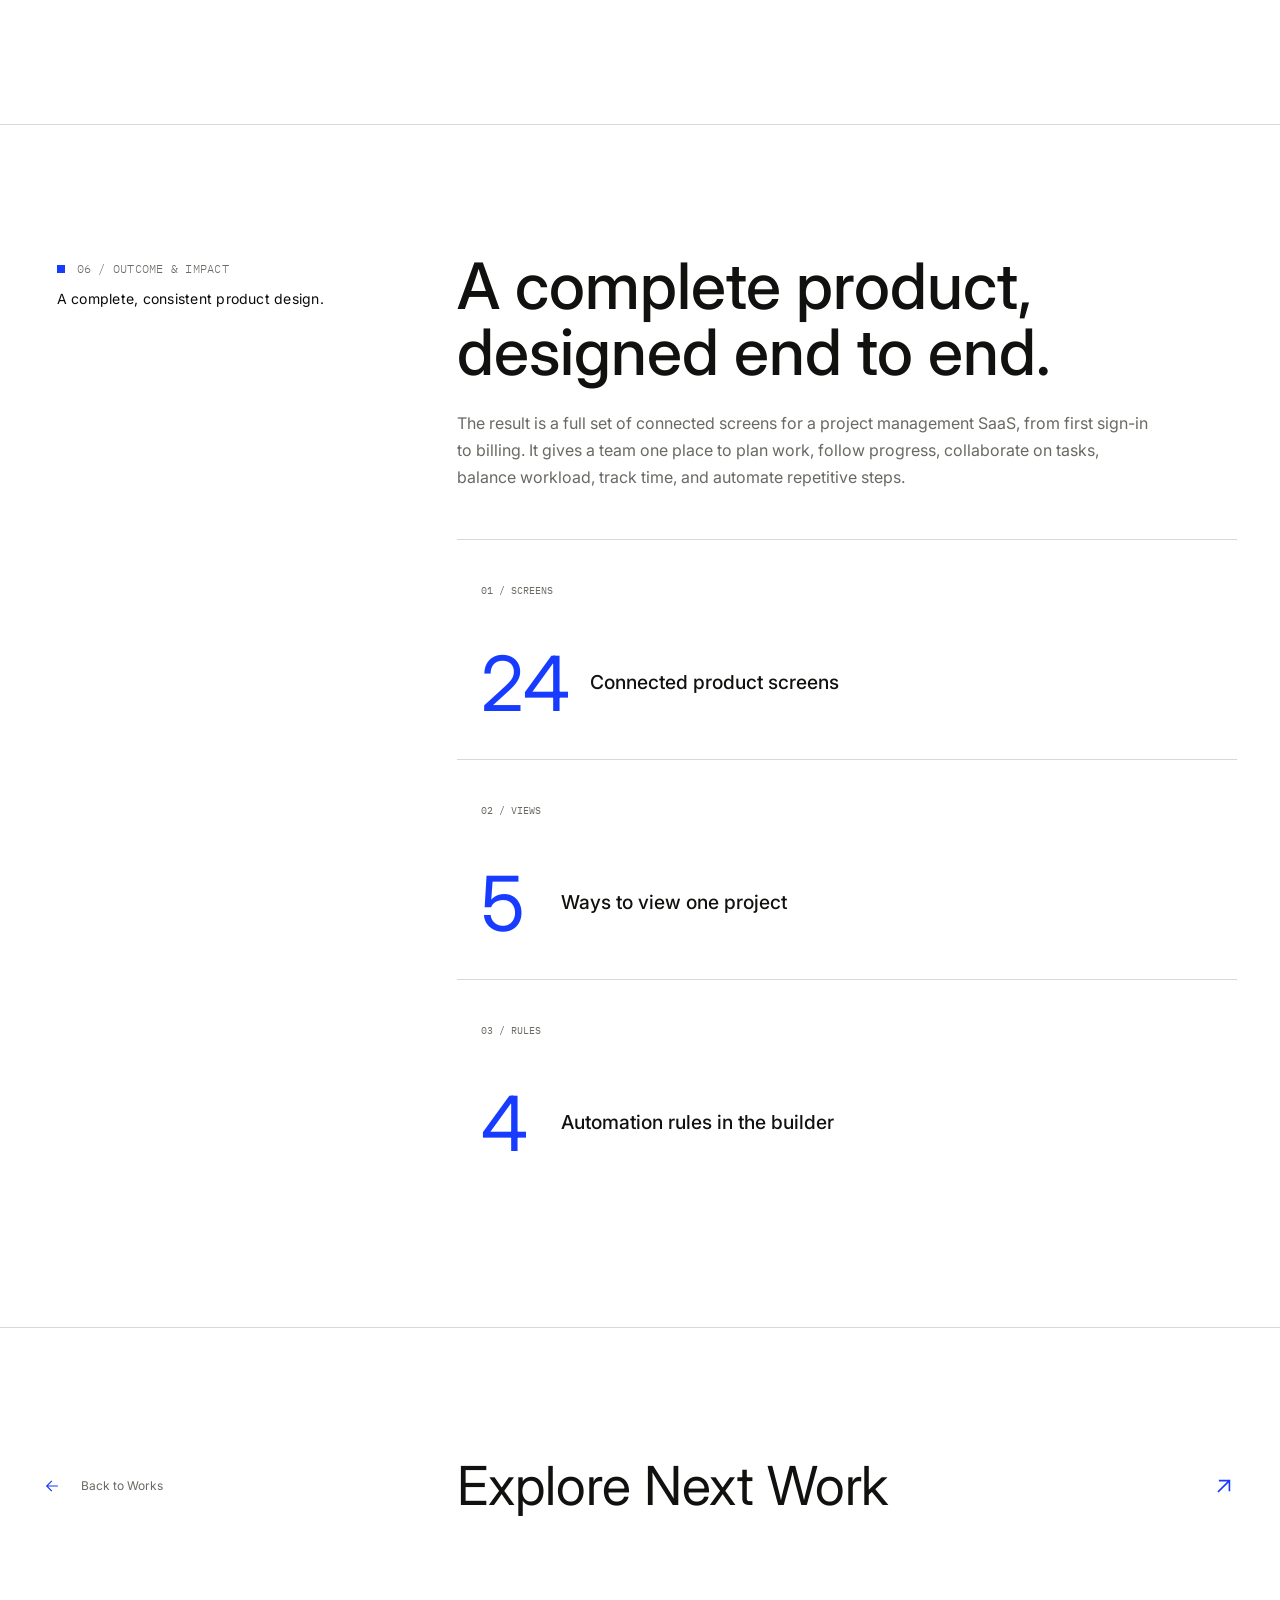
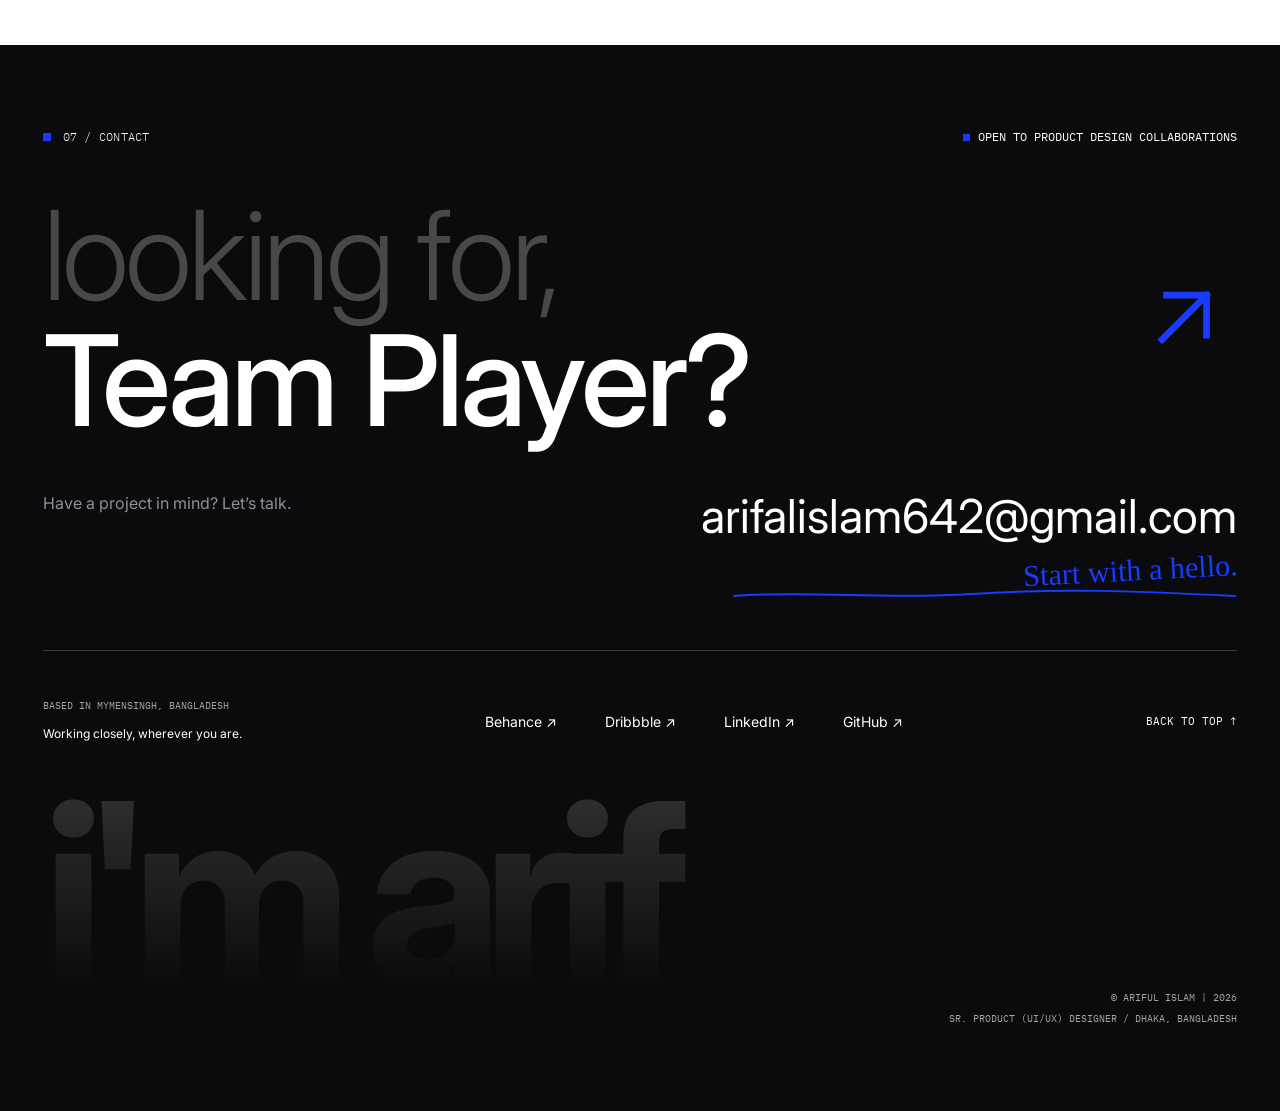
<file: TaskBoard-Solution.html>
<!doctype html>
<html lang="en">

<head>
  <meta charset="utf-8">
  <meta name="viewport" content="width=device-width, initial-scale=1, viewport-fit=cover">
  <title>ARIF | TaskBoard Case Study </title> 
  <meta name="description"
    content="A case study on designing TaskBoard, a project management workspace that brings boards, task details, workload, and automations together for teams.">
  <meta name="author" content="Ariful Islam">
  <meta name="robots" content="index, follow, max-image-preview:large">
  <meta name="theme-color" content="#fdfaf6">
  <link rel="canonical" href="https://arifux.github.io/TaskBoard-Solution.html">
  <meta property="og:type" content="article">
  <meta property="og:site_name" content="ARIF | AI Native Product UIUX Design Engineer">
  <meta property="og:title" content="TaskBoard Case Study — ARIF | AI Native Product UIUX Design Engineer">
  <meta property="og:description" content="A case study on designing TaskBoard, a project management workspace that brings boards, task details, workload, and automations together for teams.">
  <meta property="og:url" content="https://arifux.github.io/TaskBoard-Solution.html">
  <meta property="og:image" content="https://arifux.github.io/projects/pms/ai-pms.png">
  <meta property="og:image:alt" content="ARIF | AI Native Product UIUX Design Engineer  ">
  <meta name="twitter:card" content="summary_large_image">
  <meta name="twitter:title" content="TaskBoard Case Study — ARIF | AI Native Product UIUX Design Engineer">
  <meta name="twitter:description" content="A case study on designing TaskBoard, a project management workspace that brings boards, task details, workload, and automations together for teams.">
  <meta name="twitter:image" content="https://arifux.github.io/projects/pms/ai-pms.png">
  <link rel="preconnect" href="https://fonts.googleapis.com">
  <link rel="preconnect" href="https://fonts.gstatic.com" crossorigin>
  <link
    href="https://fonts.googleapis.com/css2?family=IBM+Plex+Mono:wght@400;500&family=Inter:wght@300;400;500;700&display=swap"
    rel="stylesheet">
  <link rel="stylesheet" href="style.css">
</head>

<body class="case-page">
  <svg class="icon-sprite" width="0" height="0" aria-hidden="true">
    <symbol id="ar" viewBox="0 0 24 24">
      <path d="M7 17L17 7M8 7h9v9" fill="none" stroke="currentColor" stroke-width="1.5" stroke-linecap="square" />
    </symbol>
  </svg>
  <div class="progress" aria-hidden="true"></div>
  <div class="tip" id="tip" aria-hidden="true">View</div>
  <div class="cursor" id="cursor" aria-hidden="true"></div>

  <header class="nav" id="nav">
    <button class="nav__menu" id="nav-menu" type="button" aria-label="Open menu" aria-controls="nav-drawer"
      aria-expanded="false">
      <span></span><span></span><span></span>
    </button>
    <a class="logo" href="./" aria-label="Arif, back to top">arif<sup>®</sup></a>
    <nav class="nav__links" aria-label="Primary">
      <a href="./#intro">Why Me</a>
      <a href="./#work">My Works</a>
      <a href="./#process">Process</a>
      <a href="./#about">Story</a>
      <a href="./#experiences">Experiences</a>
      <a class="nav__cta" href="./#contact">Start a project <svg class="ico" aria-hidden="true">
          <use href="#ar" />
        </svg></a>
    </nav>
  </header>

  <!-- Mobile navigation -->
  <aside class="nav-drawer" id="nav-drawer" aria-hidden="true" aria-label="Mobile navigation">
    <nav class="nav-drawer__links">
      <a href="./#work"><small>01</small><span>My Works</span></a>
      <a href="./#process"><small>02</small><span>Process</span></a>
      <a href="./#about"><small>03</small><span>About Me</span></a>
      <a href="./#experiences"><small>04</small><span>Experiences</span></a>
      <a class="nav-drawer__cta" href="./#contact"><small>05</small><span>Start a project</span><svg class="ico"
          aria-hidden="true">
          <use href="#ar" />
        </svg></a>
    </nav>
    <p class="nav-drawer__meta">MYMENSINGH, BANGLADESH / WORKING EVERYWHERE</p>
  </aside>

  <main id="top">
    <!-- Hero / Case study introduction -->
    <section class="cs-hero" style="background-image:url('projects/pms/ai-pms.webp')">
      <div class="cs-kicker"><span class="label">Selected case study / 03</span><span>2026</span></div>
      <div class="cs-title-row">
        <h1>Task<br><span>Board</span></h1>
        <p>One shared view of what's next, what's moving, and what's done.</p>
      </div>

      <dl class="cs-facts">
        <div>
          <dt>Discipline</dt>
          <dd>Product design</dd>
        </div>
        <div>
          <dt>Product</dt>
          <dd>Project management SaaS</dd>
        </div>
        <div>
          <dt>Platform</dt>
          <dd>Web application / 1440px desktop</dd>
        </div>
        <div>
          <dt>Scope</dt>
          <dd>24 screens, from sign-in to billing</dd>
        </div>
      </dl>
    </section>

    <!-- 01 / Overview -->
    <section class="cs-section cs-overview rise">
      <div class="cs-section-label cs-section-label--context">
        <p class="label">01 / Overview</p>
        <p>TaskBoard is a SaaS dashboard for planning, tracking, and delivering team work.</p>
      </div>
      <div class="cs-overview-copy">
        <h2>A calm workspace for teams who plan, track, and ship together.</h2>
        <p>TaskBoard is a project management workspace designed for a studio team. The Figma file covers the whole product: onboarding, a home dashboard, a projects portfolio, every project view (overview, list, board, timeline, and calendar), task details, personal task and inbox areas, team messages, files, workload planning, time tracking, reports, automations, and workspace settings and billing.</p>
      </div>
    </section>

    <!-- 02 / Challenge -->
    <section class="cs-section cs-challenges rise" aria-labelledby="cs-challenges-title">
      <div class="cs-challenges-head">
        <div class="cs-section-label cs-section-label--context">
          <p class="label">02 / The challenge</p>
          <p>Many views of the same work, one source of truth.</p>
        </div>
        <h2 id="cs-challenges-title">Many views of the same work, one source of truth.</h2>
      </div>
      <div class="cs-challenge-list">
        <article class="cs-challenge">
          <div class="cs-challenge-meta"><span class="cs-challenge-no">02 / The challenge</span>
            <p>Project tools grow into many screens. Teams need to see status, owners, dates, and priority without opening each task.</p>
          </div>
          <h3 class="cs-challenge-title">Keep a large product easy to scan.</h3>
          <div class="cs-response">
            <span>What that means</span>
            <p>The same task shows up on the board, in lists, on the timeline, and in the calendar. Each view needs to feel like part of one system, with consistent labels, colors, and controls.</p>
          </div>
        </article>
        <article class="cs-challenge">
          <div class="cs-challenge-meta"><span class="cs-challenge-no">03 / The design direction</span>
            <p>A single navigation model (Home, My tasks, Inbox, Projects, Messages, Files, Team, Workload, Time tracking, Reports, Automations) with project views as tabs on top.</p>
          </div>
          <h3 class="cs-challenge-title">Organize around how teams work.</h3>
          <div class="cs-response">
            <span>Design response</span>
            <p>Workspace-level destinations stay in the left rail. Everything that belongs to one project lives under its tabs: Overview, List, Board, Timeline, Calendar, and Files.</p>
          </div>
        </article>
      </div>
    </section>

    <!-- 03 / Design approach -->
    <section class="cs-section cs-priorities">
      <div class="cs-section-label cs-section-label--context">
        <p class="label">03 / Design approach</p>
        <p>Start from the daily questions a team asks, then shape every screen around answering them quickly.</p>
      </div>
      <div class="cs-priority-list">
        <h2 class="cs-priority-title">Make shared work easier to see and move.</h2>
        <article><span>01 / ORIENT</span>
          <h3>Orient people fast.</h3>
          <p>A persistent left rail, workspace switcher, breadcrumb, global search, and favorite projects show where you are at all times.</p>
        </article>
        <article><span>02 / SCAN</span>
          <h3>Make status scannable.</h3>
          <p>Status colors, priority flags, due dates, and assignees give each card a clear hierarchy.</p>
        </article>
        <article><span>03 / FILTER</span>
          <h3>Let people narrow down.</h3>
          <p>Assignee, priority, and grouping controls plus task search sit above every project view.</p>
        </article>
        <article><span>04 / CONTEXT</span>
          <h3>Keep context with the task.</h3>
          <p>Description, subtasks, attachments, comments, dependencies, and time tracking live together on the task detail page.</p>
        </article>
        <article><span>05 / SYSTEM</span>
          <h3>Build one visual language.</h3>
          <p>A single purple accent, quiet neutrals, Inter type, and repeated card, table, and form patterns across all 24 screens.</p>
        </article>
      </div>
    </section>

    <!-- 04 / Product UI gallery. Images are rebuilt from the Figma design code; swap for Figma exports if preferred. -->
    <section class="cs-gallery" aria-labelledby="cs-gallery-title">
      <div class="cs-gallery-head">
        <div class="cs-section-label cs-section-label--context">
          <p class="label">04 / The product, in detail</p>
          <p>Key screens from the TaskBoard workspace.</p>
        </div>
        <div>
          <h2 id="cs-gallery-title">Team work, in one workspace.</h2>
          <p>A closer look at the board, task details, and automations.</p><small
            class="cs-gallery-source">TASKBOARD / PRODUCT UI</small>
        </div>
      </div>
      <figure class="cs-gallery-item cs-gallery-item--feature" style="grid-column:1/-1">
        <div class="cs-gallery-image"><img src="projects/pms/taskboard-board.webp"
            alt="TaskBoard Kanban board with To do, In progress, In review, and Complete columns" loading="lazy" decoding="async"></div>
        <figcaption><strong>Kanban board</strong><span>See what is next, moving, and done</span></figcaption>
      </figure>
      <div class="cs-gallery-bottom">
        <figure class="cs-gallery-item cs-gallery-item--bottom-one">
          <div class="cs-gallery-image"><img src="projects/pms/taskboard-task-details.webp"
              alt="TaskBoard task details with subtasks, attachments, comments, and properties" loading="lazy" decoding="async"></div>
          <figcaption><strong>Task details</strong><span>Description, subtasks, comments, and properties together</span></figcaption>
        </figure>
        <figure class="cs-gallery-item cs-gallery-item--bottom-two">
          <div class="cs-gallery-image"><img src="projects/pms/taskboard-automations.webp"
              alt="TaskBoard automations list with the rule builder" loading="lazy" decoding="async"></div>
          <figcaption><strong>Automations</strong><span>Rules that read as WHEN and THEN</span></figcaption>
        </figure>
      </div>
    </section>

    <!-- 05 / Key screens -->
    <section class="cs-section cs-challenges rise" aria-labelledby="cs-modules-title">
      <div class="cs-challenges-head">
        <div class="cs-section-label cs-section-label--context">
          <p class="label">05 / Key screens</p>
          <p>Board, task details, and automations.</p>
        </div>
        <h2 id="cs-modules-title">Three screens that carry the product.</h2>
      </div>
      <div class="cs-challenge-list">
        <article class="cs-challenge">
          <div class="cs-challenge-meta"><span class="cs-challenge-no">01 / Kanban board</span>
            <p>The board groups tasks into To do, In progress, In review, and Complete, each with a live count and an add-task shortcut.</p>
          </div>
          <h3 class="cs-challenge-title">See what is next, moving, and done.</h3>
          <div class="cs-response">
            <span>Card design</span>
            <p>Each card shows the task name, its group, a priority flag, the due date, the assignee, and subtask and link counts. Status colors on the column headers (grey, amber, blue, green) make progress readable at a glance.</p>
          </div>
        </article>
        <article class="cs-challenge">
          <div class="cs-challenge-meta"><span class="cs-challenge-no">02 / Task details</span>
            <p>A two-column page: the work on the left, properties on the right.</p>
          </div>
          <h3 class="cs-challenge-title">Everything about a task in one place.</h3>
          <div class="cs-response">
            <span>What it holds</span>
            <p>Description, subtasks with a progress bar (2 of 4 completed), attachments, and comments with @mentions. The side panel lists status, assignee, priority, dates, estimated and tracked time, a start-timer action, dependencies, and collaborators.</p>
          </div>
        </article>
        <article class="cs-challenge">
          <div class="cs-challenge-meta"><span class="cs-challenge-no">03 / Automations and rule builder</span>
            <p>Four active rules sit beside a rule builder that reads as a sentence: WHEN a trigger happens, THEN actions run.</p>
          </div>
          <h3 class="cs-challenge-title">Less busywork, more of the work you love.</h3>
          <div class="cs-response">
            <span>How it works</span>
            <p>Rules such as assigning review requests when a task moves to In review, reminding assignees 24 hours before a deadline, and notifying the lead on urgent work. Each rule shows its run count and last run, and the builder includes a Test rule action.</p>
          </div>
        </article>
      </div>
    </section>

    <!-- 06 / Outcome and impact -->
    <section class="cs-section cs-outcomes rise" aria-labelledby="cs-outcomes-title">
      <div class="cs-section-label cs-section-label--context">
        <p class="label">06 / Outcome &amp; impact</p>
        <p>A complete, consistent product design.</p>
      </div>
      <div class="cs-outcomes-intro">
        <h2 id="cs-outcomes-title">A complete product, designed end to end.</h2>
        <p>The result is a full set of connected screens for a project management SaaS, from first sign-in to billing. It gives a team one place to plan work, follow progress, collaborate on tasks, balance workload, track time, and automate repetitive steps.</p>
      </div>
      <div class="cs-outcomes-metrics">
        <div class="cs-metric-ledger">
          <article class="cs-metric-card"><span class="cs-metric-eyebrow">01 / SCREENS</span><b>24</b>
            <div>
              <h3>Connected product screens</h3>
            </div>
          </article>
          <article class="cs-metric-card"><span class="cs-metric-eyebrow">02 / VIEWS</span><b>5</b>
            <div>
              <h3>Ways to view one project</h3>
            </div>
          </article>
          <article class="cs-metric-card"><span class="cs-metric-eyebrow">03 / RULES</span><b>4</b>
            <div>
              <h3>Automation rules in the builder</h3>
            </div>
          </article>
        </div>
      </div>
    </section>

    <!-- Continue exploring / Back to selected work -->
    <section class="cs-next rise">
      <a class="cs-next-back" href="./#work" aria-label="Back to works">
        <svg class="ico" aria-hidden="true">
          <use href="#ar" />
        </svg>
        <span>Back to Works</span>
      </a>
      <a href="JERP-FICO-Solution.html"><span>Explore Next Work</span>
        <svg class="ico" aria-hidden="true">
          <use href="#ar" />
        </svg>
      </a>
    </section>

    <!-- 07 / Contact -->
    <section class="band dark contact rise" id="contact">
      <div class="contact__mast">
        <p class="label">07 / Contact</p>
        <p class="avail">OPEN TO PRODUCT DESIGN COLLABORATIONS</p>
      </div>
      <a class="big" id="bigCopy" href="mailto:arifalislam642@gmail.com"
        aria-label="Send an email to arifalislam642@gmail.com">
        <h2><span class="big__muted">looking for,</span>Team Player?</h2>
        <svg class="ico" aria-hidden="true">
          <use href="#ar" />
        </svg>
      </a>
      <div class="cdet">
        <p>Have a project in mind? Let’s talk.</p>
        <div class="mail">
          <button type="button" id="mailAddr" data-email="arifalislam642@gmail.com"
            aria-live="polite">arifalislam642@gmail.com</button>
          <p class="mail__note" aria-hidden="true">Start with a hello.</p>
          <svg viewBox="0 0 505 14" preserveAspectRatio="none" aria-hidden="true">
            <path d="M2 8C80 2 150 12 240 6S400 3 503 8" />
          </svg>
        </div>
      </div>
      <div class="rule"></div>
      <div class="finfo">
        <div class="loc"><small>BASED IN MYMENSINGH, BANGLADESH</small><span>Working closely, wherever you are.</span>
        </div>
        <div class="socials">
          <a href="https://www.behance.net/mr-arif" rel="noopener" target="_blank">Behance ↗</a>
          <a href="https://www.dribbble.net/arifux" rel="noopener" target="_blank">Dribbble ↗</a>
          <a href="https://www.linkedin.com/in/mr-arif" rel="noopener" target="_blank">LinkedIn ↗</a>
          <a href="https://github.com/arifux" rel="noopener" target="_blank">GitHub ↗</a>
        </div>
        <a class="totop" href="#top">BACK TO TOP ↑</a>
      </div>
      <div class="sig">
        <b aria-hidden="true">i'm arif</b>
        <div class="legal">
          <p>© ARIFUL ISLAM | 2026</p>
          <p>SR. PRODUCT (UI/UX) DESIGNER / DHAKA, BANGLADESH</p>
        </div>
      </div>
    </section>
  </main>

  <div class="toast" id="toast" role="status" aria-live="polite"></div>
  <script src="script.js" defer></script>
</body>

</html>
</file>
<file: 2020/css/style.css>
@import url("https://fonts.googleapis.com/css2?family=Quicksand:wght@300;400;500;600&display=swap");
body::-webkit-scrollbar {
  width: 4px;
}

body::-webkit-scrollbar-track {
  background: rgb(72, 0, 255);
  background: linear-gradient(0deg, rgb(72, 0, 255) 0%, rgb(255, 0, 164) 100%);
}

body::-webkit-scrollbar-thumb {
  background-color: #FFE713;
}

body {
  font-family: "Quicksand", sans-serif;
}

.header__hd {
  min-height: 100vh;
  position: relative;
  overflow: hidden;
}
.header__hd::after {
  content: "";
  position: absolute;
  left: 0;
  right: 0;
  top: 0;
  bottom: 0;
  max-width: 100%;
  margin-top: -30%;
  margin-left: -30%;
  margin-bottom: 0;
  border-radius: 0;
  transform: rotate(0deg);
  min-height: 95vh;
  background-color: #0180FF;
  background: linear-gradient(to left, rgb(126, 5, 255) 0%, rgb(0, 115, 255) 100%);
  z-index: -1;
  animation: skewgradient 0.7s ease 0.7s forwards;
}
@keyframes skewgradient {
  to {
    margin-bottom: 2.3%;
    border-radius: 48px;
    transform: rotate(-6deg);
  }
}
.header__hd .external__links li a {
  color: #f9f9f9;
}
.header__hd .content_hd {
  margin-top: 30%;
}
.header__hd .content_hd .brand__name {
  color: #ffffff;
  line-height: 28px;
  font-weight: bolder;
}
.header__hd .content_hd .caption__text {
  font-size: 13px;
  color: rgba(255, 255, 255, 0.6);
}
.header__hd .content_hd .slug__title {
  color: #FFE713;
  font-size: 48px;
  font-weight: bolder;
  line-height: 36px;
}
.header__hd .content_hd .slug__title span {
  font-weight: normal !important;
  font-size: 28px !important;
  color: rgba(255, 255, 255, 0.6) !important;
}
.header__hd .content_hd .paragraph__text {
  color: #ffffff;
  font-size: 15px;
  font-weight: lighter;
  letter-spacing: 1px;
}
.header__hd .profile__hd {
  max-width: 100%;
  width: 380px;
  border: 2px solid #FFE713;
  border-radius: 0;
  box-shadow: rgba(0, 0, 0, 0.3) 0px 5px 15px;
  margin-top: 25%;
  display: block;
  transform: translate(120px);
  filter: grayscale(100%);
  border-radius: 24px;
  animation: movepicture 0.7s ease 0.7s forwards;
}
@keyframes movepicture {
  to {
    filter: grayscale(0%);
    border-radius: 48px;
    transform: translate(0%);
  }
}

/*Common style */
section {
  overflow: hidden;
  padding: 10vh 0;
}
section .title__grey {
  color: #e1e1e1;
  text-transform: uppercase;
}
section .title__grey span {
  border-bottom: 1px solid #FFE713;
}
section .section__title {
  font-weight: bold;
  color: #FFE713;
}
section .section__text {
  font-size: 15px;
}

/*about__information*/
.about__information {
  padding-top: 260px;
}
.about__information .block__item {
  height: 140px;
  margin-bottom: 24px;
  overflow: hidden;
  border-radius: 7px;
  padding: 24px;
  box-shadow: 0px 5px 15px rgba(0, 0, 0, 0.1);
  text-align: center;
}
.about__information .block__item .block__img {
  height: 58px;
}
.about__information .block__item span {
  padding-top: 12px;
  font-size: 15px;
}
.about__information .site__highlight {
  position: relative;
}
.about__information .site__highlight .highlighted__text {
  background-color: #0180FF;
  padding: 24px;
  border-radius: 24px;
  position: absolute;
  right: 0;
  top: -50%;
  width: 280px;
}

.portfolio__area .carousel .carousel-item .gallery__img {
  display: block;
  width: 100%;
  max-width: 640px;
  height: 480px;
  object-fit: cover;
  object-position: top;
  opacity: 0.5;
  transition: ease 0.3s;
  border-radius: 24px;
  border: 1px solid rgba(0, 0, 0, 0.05);
}
.portfolio__area .carousel .carousel-item .project__desc {
  position: absolute;
  right: 0;
  left: 0;
  bottom: 24px;
  max-height: 380px;
  margin-left: 600px;
  padding: 21px;
  overflow: hidden;
  box-shadow: 0 5px 15px rgba(0, 0, 0, 0.05);
  opacity: 0;
  transition: ease 0.5s;
  border-radius: 18px;
}
.portfolio__area .carousel .carousel-item .project__desc .project__title {
  font-weight: bold;
  color: #ffffff;
}
.portfolio__area .carousel .carousel-item .project__desc .project__details {
  margin-bottom: 3px;
  font-size: 13px;
  color: #ffffff;
}
.portfolio__area .carousel .carousel-item .project__desc ul li {
  font-size: 13px;
  padding-right: 7px;
  font-weight: bold;
  color: #ffffff;
}
.portfolio__area .carousel .carousel-item .project__desc .ext__link {
  color: #f0f0f0;
  text-decoration: underline;
  font-size: 15px;
}
.portfolio__area .carousel .active .gallery__img {
  opacity: 1;
}
.portfolio__area .carousel .active .project__desc {
  bottom: 72px;
  opacity: 1;
}
.portfolio__area .carousel .carousel-control-next,
.portfolio__area .carousel .carousel-control-prev {
  width: auto;
  top: 100%;
  margin-top: -48px;
  border: 0;
  outline: 0;
  background-color: transparent;
  cursor: pointer;
}
.portfolio__area .carousel .carousel-control-next {
  right: 0;
}
.portfolio__area .carousel .carousel-control-prev {
  left: 100%;
  margin-left: -120px;
}

.software__tools .tools__used {
  display: block;
  height: 36px;
  margin: 12px;
}

.works__process .process_block .subtitle__text {
  color: #007bff;
}
.works__process .process_block .icon__set {
  position: relative;
  display: block;
  margin-bottom: 0;
}
.works__process .process_block .icon__set .icon {
  position: absolute;
  left: 0px;
  width: 32px;
  top: 36px;
  fill: #000000;
}
.works__process .process_block .icon__set .steps {
  display: block;
  font-size: 72px;
  font-weight: bold;
  color: #f9f9f9;
  padding-left: 15px;
}

footer {
  margin-bottom: 5vh;
}
footer .site__footer {
  position: relative;
  padding: 72px;
}
footer .site__footer .social__icon li a img {
  height: 36px;
  margin: 6px;
}
footer .site__footer .site__text a {
  font-weight: bold;
  text-decoration: underline;
}
footer .site__footer::after {
  position: absolute;
  content: "";
  top: 0;
  bottom: 0;
  left: 0;
  right: 0;
  background-color: #FFE713;
  border-radius: 160px;
  z-index: -1;
  transform: rotate(-3deg);
}

/* Responsive styles */
@media only screen and (max-width: 990px) {
  .about__information {
    padding-top: 10vh;
  }
  .about__information .site__highlight {
    margin-top: 48px;
  }
  .about__information .site__highlight .highlighted__text {
    top: auto;
    bottom: -48px;
    width: 60%;
  }
  footer {
    margin-bottom: 5vh;
  }
  footer .site__footer {
    padding: 32px;
  }
}
@media only screen and (max-width: 768px) {
  .header__hd::after {
    margin-top: -30%;
    margin-left: -30%;
    max-width: 120%;
    height: 65vh;
    min-height: 0;
    border-radius: 48px;
    transform: rotate(-9deg);
  }
  .header__hd .content_hd {
    text-align: center !important;
  }
  .header__hd .profile__hd {
    border-radius: 50%;
    width: 220px;
    margin: 0 auto;
    margin-top: 6vh;
    transform: translateY(36px);
    filter: grayscale(100%);
    border-radius: 24px;
    animation: movepicture 0.7s ease 0.7s forwards;
  }
  @keyframes movepicture {
    to {
      border-radius: 50%;
      filter: grayscale(0%);
      transform: translate(0%);
    }
  }
  .about__information {
    padding-top: 10vh;
  }
  .about__information .site__highlight {
    margin-top: 48px;
  }
  .about__information .site__highlight .highlighted__text {
    top: auto;
    bottom: -54px;
    width: 75%;
  }
  .portfolio__area .carousel .carousel-item {
    overflow: hidden;
  }
  .portfolio__area .carousel .carousel-item .gallery__img {
    display: block;
    width: 100%;
    max-width: 100%;
    height: 440px;
    border-radius: 0;
    border-radius: 24px;
  }
  .portfolio__area .carousel .carousel-item .project__desc {
    position: relative;
    width: 90%;
    bottom: auto;
    max-height: 380px;
    margin-left: auto;
    margin-right: auto;
    margin-top: -24px;
    padding: 15px;
    overflow: hidden;
    box-shadow: 0 5px 15px rgba(0, 0, 0, 0.05);
    opacity: 1;
    transition: ease 0.5s;
    border-radius: 24px;
  }
  .portfolio__area .carousel .carousel-control-next,
.portfolio__area .carousel .carousel-control-prev {
    width: auto;
    top: 100%;
    margin-top: -48px;
    border: 0;
    outline: 0;
    background-color: transparent;
    cursor: pointer;
  }
  .portfolio__area .carousel .carousel-control-next svg,
.portfolio__area .carousel .carousel-control-prev svg {
    width: 24px;
  }
  .portfolio__area .carousel .carousel-control-prev {
    margin-left: -140px;
  }
  .portfolio__area .carousel .carousel-control-next {
    margin-right: 48px;
  }
}
@media only screen and (max-width: 640px) {
  .header__hd .profile__hd {
    border-radius: 50%;
    width: 170px;
    margin: 0 auto;
    margin-top: 4vh;
    transform: translateY(36px);
    filter: grayscale(100%);
    border-radius: 24px;
    animation: movepicture 0.7s ease 0.7s forwards;
  }
  .portfolio__area .carousel .carousel-item {
    border-radius: 24px;
    overflow: hidden;
  }
  .portfolio__area .carousel .carousel-item .gallery__img {
    height: 260px;
  }
  .portfolio__area .carousel .carousel-control-prev {
    margin-left: -120px;
  }
  .portfolio__area .carousel .carousel-control-next {
    margin-right: 32px;
  }
}

/*# sourceMappingURL=style.css.map */
</file>
<file: style.css>
﻿:root {
  --white: #ffffff;
  --black: #0B0B0D;
  --ink: #0B0B0D;
  --grey: #6b6b67;
  --rule: #d4d4ce;
  --blue: #173cff;
  --night: #0B0B0D;
  --night-rule: #3b3b38;
  --night-mute: #a5a5a0;
  --night-soft: #8e8e9f;
  --sans: 'Inter', system-ui, -apple-system, 'Segoe UI', sans-serif;
  --mono: 'IBM Plex Mono', ui-monospace, 'SFMono-Regular', Menlo, monospace;
  --hand: 'Caveat', 'Bradley Hand', cursive;
  --gut: max(16px, env(safe-area-inset-left, 0px));
  --pad: clamp(16px, 3.34vw, 48px);
  --ease: cubic-bezier(.2, .8, .2, 1);
  --nav-h: 76px;
  color-scheme: light
}

html {
  scroll-behavior: smooth
}

*,
*::before,
*::after {
  box-sizing: border-box
}

body {
  margin: 0;
  background: var(--white);
  color: var(--ink);
  font: 400 1rem/1.5 var(--sans);
  -webkit-font-smoothing: antialiased;
  overflow-x: clip
}

h1,
h2,
h3,
p,
ul {
  margin: 0
}

ul {
  padding: 0;
  list-style: none
}

a {
  color: inherit;
  text-decoration: none
}

button {
  font: inherit;
  color: inherit;
  background: none;
  border: 0;
  padding: 0;
  cursor: pointer
}

img,
svg {
  max-width: 100%
}

:focus-visible {
  outline: 2px solid var(--blue);
  outline-offset: 3px
}

.dark :focus-visible,
.hero :focus-visible {
  outline-color: var(--white)
}

[id] {
  scroll-margin-top: 0
}

.mono {
  font-family: var(--mono)
}

.band {
  padding: clamp(56px, 6.67vw, 96px) max(var(--pad), env(safe-area-inset-right, 0px)) clamp(56px, 6.67vw, 96px) max(var(--pad), env(safe-area-inset-left, 0px))
}
footer.band{
  padding-bottom: 16px
}

#process {
  padding-block: clamp(80px, 10vw, 144px);
  border-bottom: 1px solid var(--rule)
}

.dark {
  background: var(--night);
  color: var(--white)
}

.rule {
  height: 1px;
  background: var(--rule);
  opacity: .45
}

.dark .rule {
  background: var(--night-rule);
  opacity: 1
}

.ico {
  width: 1em;
  height: 1em;
  flex: none;
  display: block
}

.icon-sprite {
  position: absolute
}

.label {
  display: flex;
  align-items: center;
  gap: 12px;
  font: 300 12px/1.2 var(--mono);
  color: var(--ink);
  text-transform: uppercase;
  letter-spacing: .02em
}

.dark .label {
  color: var(--white)
}

.label::before {
  content: "";
  width: 8px;
  height: 8px;
  background: var(--blue);
  flex: none
}

.h-xl {
  font-weight: 500;
  line-height: .98;
  letter-spacing: -0.025em;
  text-wrap: balance
}

.action {
  position: relative;
  display: inline-flex;
  align-items: center;
  gap: 36px;
  min-height: 52px;
  padding: 0 20px;
  border: 1px solid var(--blue);
  font: 400 14px/1 var(--mono);
  text-transform: uppercase;
  white-space: nowrap;
  overflow: hidden;
  isolation: isolate;
  transition: color .35s var(--ease), border-color .35s
}

.action::before {
  content: "";
  position: absolute;
  inset: 0;
  z-index: -1;
  transform: translateY(101%);
  transition: transform .45s var(--ease)
}

.action .ico {
  width: 18px;
  height: 18px;
  transition: transform .4s var(--ease)
}

.action:hover .ico,
.action:focus-visible .ico {
  transform: translate(3px, -3px)
}

.action:hover::before,
.action:focus-visible::before {
  transform: none
}

.action--solid {
  background: var(--blue);
  color: var(--white)
}

.action--solid::before {
  background: var(--white)
}

.action--solid:hover,
.action--solid:focus-visible {
  color: var(--blue)
}

.action--line {
  background: var(--white);
  color: var(--blue)
}

.action--line::before {
  background: var(--blue)
}

.action--line:hover,
.action--line:focus-visible {
  color: var(--white)
}

.action--night {
  background: var(--night);
  border-color: var(--night-rule);
  color: var(--white);
  font-size: 12px
}

.action--night::before {
  background: var(--blue)
}

.action--night:hover {
  border-color: var(--blue)
}

.nav {
  position: sticky;
  top: env(safe-area-inset-top, 0px);
  z-index: 40;
  height: var(--nav-h);
  display: flex;
  align-items: center;
  justify-content: space-between;
  gap: 24px;
  padding: 0 max(var(--pad), env(safe-area-inset-right, 0px)) 0 max(var(--pad), env(safe-area-inset-left, 0px));
  background: var(--white);
  border-bottom: 1px solid rgba(0, 0, 0, 0);
  transition: border-color .3s
}

.nav.is-stuck {
  border-color: var(--rule)
}

body::before {
  content: "";
  position: fixed;
  inset: 0 0 auto;
  height: env(safe-area-inset-top, 0px);
  background: var(--white);
  z-index: 41
}

.logo {
  font: 700 36px/1 var(--sans);
  letter-spacing: -0.055em
}

.logo sup {
  font-size: 13px;
  letter-spacing: -0.15em;
  vertical-align: top;
  position: relative;
  top: .35em
}

.nav__links {
  display: flex;
  align-items: center;
  gap: 36px;
  font-size: 14px
}

.nav__links a {
  position: relative;
  padding-block: 6px
}

.nav__links a:not(.nav__cta)::after {
  content: "";
  position: absolute;
  left: 0;
  right: 0;
  bottom: 0;
  height: 1px;
  background: var(--ink);
  transform: scaleX(0);
  transform-origin: right;
  transition: transform .45s var(--ease)
}

.nav__links a:not(.nav__cta):hover::after {
  transform: scaleX(1);
  transform-origin: left
}

.nav__cta {
  display: inline-flex;
  align-items: center;
  gap: 10px;
  color: var(--blue)
}

.nav__cta .ico {
  width: 24px;
  height: 24px;
  transition: transform .4s var(--ease)
}

.nav__cta:hover .ico {
  transform: translate(3px, -3px)
}

.nav__menu {
  position: relative;
  width: 16px;
  height: 24px;
  display: none;
  align-items: center;
  justify-content: center;
  margin: 0;
  padding: 0;
  color: var(--ink);
  text-transform: uppercase;
  font: 400 10px/1 var(--mono);
  letter-spacing: .04em;
  z-index: 2
}

.nav__menu span {
  position: absolute;
  right: 0;
  width: 16px;
  height: 1px;
  background: currentColor;
  transition: top .35s var(--ease), transform .35s var(--ease), opacity .25s ease
}

.nav__menu span:nth-child(1) {
  top: 3px
}

.nav__menu span:nth-child(2) {
  top: 10px
}

.nav__menu span:nth-child(3) {
  top: 17px
}

.nav__menu b {
  margin-left: 0;
  font-weight: 400
}

.nav__menu[aria-expanded=true] span:nth-child(1) {
  top: 10px !important;
  transform: rotate(45deg) !important
}

.nav__menu[aria-expanded=true] span:nth-child(2) {
  opacity: 0 !important
}

.nav__menu[aria-expanded=true] span:nth-child(3) {
  top: 10px !important;
  transform: rotate(-45deg) !important
}

.nav-drawer {
  position: fixed;
  inset: 0;
  z-index: 35;
  display: flex;
  flex-direction: column;
  justify-content: space-between;
  padding: calc(var(--nav-h) + 48px) max(var(--pad), env(safe-area-inset-right, 0px)) max(32px, env(safe-area-inset-bottom, 0px)) max(var(--pad), env(safe-area-inset-left, 0px));
  background: var(--white);
  transform: translateX(-100%);
  visibility: hidden;
  transition: transform .65s var(--ease), visibility 0s linear .65s
}

.nav-drawer.is-open {
  transform: translateX(0);
  visibility: visible;
  transition-delay: 0s
}

.nav-drawer__links {
  display: grid;
  gap: 10px
}

.nav-drawer__links a {
  display: grid;
  grid-template-columns: 32px 1fr auto;
  align-items: center;
  gap: 12px;
  padding: 12px 0;
  border-bottom: 1px solid var(--rule);
  color: var(--ink);
  font-size: clamp(28px, 7vw, 56px);
  line-height: 1;
  letter-spacing: -0.04em;
  opacity: 0;
  transform: translateX(-28px);
  transition: color .25s ease
}

.nav-drawer.is-open .nav-drawer__links a {
  opacity: 1;
  transform: none;
  transition: opacity .45s ease, transform .65s var(--ease), color .25s ease
}

.nav-drawer.is-open .nav-drawer__links a:nth-child(1) {
  transition-delay: .12s
}

.nav-drawer.is-open .nav-drawer__links a:nth-child(2) {
  transition-delay: .18s
}

.nav-drawer.is-open .nav-drawer__links a:nth-child(3) {
  transition-delay: .24s
}

.nav-drawer.is-open .nav-drawer__links a:nth-child(4) {
  transition-delay: .3s
}

.nav-drawer.is-open .nav-drawer__links a:nth-child(5) {
  transition-delay: .36s
}

.nav-drawer__links a:hover {
  color: var(--blue)
}

.nav-drawer__links small {
  align-self: start;
  padding-top: 4px;
  font: 400 10px/1 var(--mono);
  letter-spacing: 0
}

.nav-drawer__cta {
  color: var(--blue) !important
}

.nav-drawer__cta .ico {
  width: clamp(22px, 5vw, 34px);
  height: clamp(22px, 5vw, 34px)
}

.nav-drawer__meta {
  color: var(--grey);
  font: 400 10px/1.3 var(--mono)
}

body.nav-drawer-open {
  overflow: hidden
}

@media(max-width: 900px) {
  .nav__menu {
    display: inline-flex;
    order: 2;
    margin-left: auto;
    margin-right: 0
  }

  .nav {
    justify-content: flex-start
  }

  .logo {
    order: 1;
    margin-inline: 0
  }

  .nav__links {
    display: none
  }

  .nav__links a:not(.nav__cta) {
    display: none
  }

  .logo {
    font-size: 30px
  }
}

.hero {
  position: relative;
  isolation: isolate;
  display: flex;
  flex-direction: column;
  justify-content: space-between;
  gap: clamp(16px, 3.2svh, 32px);
  min-height: calc(100svh - var(--nav-h));
  padding: clamp(12px, 3.2svh, 32px) max(var(--pad), env(safe-area-inset-right, 0px)) clamp(12px, 3.2svh, 32px) max(var(--pad), env(safe-area-inset-left, 0px));
  background: var(--night);
  color: var(--white);
  overflow: hidden
}

.hero__photo {
  position: absolute;
  inset: -6% 0;
  z-index: -3;
  background: radial-gradient(60% 70% at 72% 38%, #b9a58b 0%, transparent 62%), radial-gradient(40% 60% at 18% 70%, #5a4a3b 0%, transparent 70%), linear-gradient(120deg, #2a2420 0%, #6c5d4d 55%, #a08f78 100%)
}

.hero__photo::after {
  content: "";
  position: absolute;
  inset: 0;
  background: linear-gradient(180deg, rgba(4, 8, 20, 0.16) 0%, rgba(3, 6, 16, 0.28) 54%, rgba(2, 4, 11, 0.5) 100%);
  filter: saturate(0.95) contrast(1.02)
}

.hero__photo::before {
  content: "";
  position: absolute;
  inset: 0;
  z-index: 1;
  pointer-events: none;
  background: none
}

@keyframes sheen {
  from {
    --sheen: -30
  }

  to {
    --sheen: 60
  }
}

@property --sheen {
  syntax: "<number>";
  inherits: false;
  initial-value: 0
}

.hero__grid {
  position: absolute;
  inset: 0 max(var(--pad), env(safe-area-inset-right, 0px)) 0 max(var(--pad), env(safe-area-inset-left, 0px));
  z-index: -2;
  pointer-events: none;
  background: linear-gradient(rgba(255, 255, 255, 0.1), rgba(255, 255, 255, 0.1)) 0 0/1px 100% no-repeat, linear-gradient(rgba(255, 255, 255, 0.1), rgba(255, 255, 255, 0.1)) 33.333% 0/1px 100% no-repeat, linear-gradient(rgba(255, 255, 255, 0.1), rgba(255, 255, 255, 0.1)) 66.666% 0/1px 100% no-repeat, linear-gradient(rgba(255, 255, 255, 0.1), rgba(255, 255, 255, 0.1)) 100% 0/1px 100% no-repeat;
  transform-origin: top;
  animation: growY 1.2s var(--ease) .1s both
}

.hero__grid::before {
  content: "";
  position: absolute;
  left: 0;
  right: 0;
  top: 48px;
  height: 1px;
  background: rgba(255, 255, 255, .1)
}

.hero__grid::after {
  content: "";
  position: absolute;
  left: 0;
  right: 0;
  top: calc(71.36% - 48px);
  height: 1px;
  background: rgba(255, 255, 255, .1)
}

@keyframes growY {
  from {
    transform: scaleY(0)
  }

  to {
    transform: none
  }
}

.hero__meta {
  display: flex;
  flex-wrap: wrap;
  justify-content: space-between;
  gap: 8px 24px;
  font: 400 12px/1.3 var(--mono);
  animation: fade .9s ease .2s both
}

.avail {
  display: flex;
  align-items: center;
  gap: 8px
}

.avail::before {
  content: "";
  width: 6px;
  height: 6px;
  background: var(--blue);
  animation: pulse 2.4s ease-in-out infinite
}

@keyframes pulse {
  50% {
    opacity: .25
  }
}

@keyframes fade {
  from {
    opacity: 0
  }

  to {
    opacity: 1
  }
}

.word {
  position: relative;
  display: flex;
  align-items: center;
  height: clamp(160px, min(30vw, 42svh), 430px)
}

.word h1 {
  font: 700 clamp(72px, min(24.3vw, 42svh), 350px)/0.8 var(--sans);
  letter-spacing: -0.0429em;
  white-space: nowrap;
  color: var(--white);
  transition: letter-spacing .6s var(--ease)
}

.word h1:hover {
  letter-spacing: -0.02em
}

.word h1 span {
  display: inline-block;
  animation: letter 1s var(--ease) both;
  animation-delay: calc(var(--i)*55ms + 150ms)
}

@keyframes letter {
  from {
    transform: translateY(55%);
    opacity: 0
  }

  to {
    transform: none;
    opacity: 1
  }
}

.word__note {
  position: absolute;
  left: 56%;
  top: 68%;
  font: 400 clamp(24px, 3.7vw, 54px)/1 var(--hand);
  color: var(--blue);
  white-space: nowrap;
  transform: rotate(-6deg);
  transform-origin: left center;
  animation: note .9s var(--ease) 1.1s both
}

@keyframes note {
  from {
    opacity: 0;
    transform: rotate(-6deg) translateY(12px)
  }

  to {
    opacity: 1;
    transform: rotate(-6deg)
  }
}

.word__line {
  position: absolute;
  left: 55%;
  top: 82%;
  width: 34%;
  height: auto;
  overflow: visible
}

.word__line path {
  fill: none;
  stroke: var(--blue);
  stroke-width: 3;
  stroke-linecap: round;
  stroke-dasharray: 1;
  stroke-dashoffset: 1;
  animation: draw 1.2s var(--ease) 1.5s forwards
}

@keyframes draw {
  to {
    stroke-dashoffset: 0
  }
}

.intro {
  display: grid;
  grid-template-columns: minmax(0, calc(33.333% - 40px)) minmax(0, 470fr) minmax(0, 280fr);
  gap: 40px;
  align-items: end;
  animation: fade 1s ease .9s both
}

.intro__ed {
  display: grid;
  gap: 14px;
  font: 400 12px/1.3 var(--mono)
}

.intro__ed small {
  font-size: 10px
}

.intro__promise {
  display: grid;
  grid-column: 2;
  gap: 24px;
  justify-items: start
}

.intro__promise p {
  font-size: clamp(19px, 1.67vw, 16px);
  line-height: 1.5;
  max-width: 26rem
}

.intro__tag {
  font-size: 12px;
  line-height: 1.5
}

@media(max-width: 900px) {
  .intro {
    grid-template-columns: 1fr;
    gap: clamp(12px, 2.5svh, 24px)
  }

  .intro__ed {
    order: 3
  }

  .intro__promise {
    grid-column: auto
  }

  .intro__tag {
    order: 2
  }
}

@media(max-width: 900px) {
  .hero {
    gap: clamp(12px, 2.5svh, 20px);
    padding-block: clamp(12px, 2.5svh, 24px)
  }

  .word {
    height: clamp(140px, min(27vw, 30svh), 300px)
  }
}

@media(max-width: 560px) {
  .word h1 {
    font-size: clamp(56px, min(28vw, 20svh), 180px)
  }

  .word {
    height: clamp(120px, min(27vw, 23svh), 300px)
  }

  .word__note {
    left: 6%;
    top: 66%;
    font-size: 22px
  }

  .word__line {
    display: block;
    left: 34%;
    top: 82%;
    width: 58%
  }
}

.mast {
  display: flex;
  flex-wrap: wrap;
  justify-content: space-between;
  gap: 8px 24px;
  padding-block: 8px 16px
}

.mast p {
  font: 400 12px/1.2 var(--mono);
  color: var(--grey)
}

.mast .label {
  color: var(--ink)
}

.edit {
  position: relative;
  display: grid;
  grid-template-columns: repeat(4, 1fr);
  min-height: 640px
}

.edit::before {
  content: "";
  position: absolute;
  inset: 0;
  background: linear-gradient(var(--rule), var(--rule)) 0 0/1px 100% no-repeat, linear-gradient(var(--rule), var(--rule)) 33.33% 0/1px 100% no-repeat, linear-gradient(var(--rule), var(--rule)) 80.36% 0/1px 100% no-repeat, linear-gradient(var(--rule), var(--rule)) 99.93% 0/1px 100% no-repeat;
  opacity: .45;
  pointer-events: none
}

.edit>* {
  position: absolute
}

.fig {
  left: 0;
  top: 0;
  width: 31.25%;
  display: grid;
  gap: 12px
}

.ph {
  position: relative;
  overflow: hidden;
  background: #cfc7bb
}

.fig .ph {
  aspect-ratio: 4/3;
  background: linear-gradient(160deg, #e9e2d7, #b9aa96 60%, #8d7e6a)
}

.ph::after {
  content: none
}

.cap {
  font: 400 10px/1.3 var(--mono);
  color: var(--grey)
}

.edit h2 {
  left: 33.33%;
  top: 32px;
  width: 46.43%;
  font-size: clamp(34px, 5.28vw, 76px);
  line-height: 1.07;
  letter-spacing: -0.02em;
  font-weight: 500;
  text-align: left;
  z-index: 2
}

.edit h2 span {
  overflow: hidden
}

.edit h2 span i {
  display: block;
  font-style: normal
}

.color {
  left: 80.36%;
  bottom: 0;
  width: 19.64%;
  height: 320px;
  background: linear-gradient(170deg, #f0b3bd, #e07d8f 55%, #c8566e)
}

.color__video {
  object-position: center;
  border: 0;
  outline: 0
}

.edit__copy {
  left: 33.33%;
  bottom: 66px;
  width: 46.43%;
  display: grid;
  gap: 18px;
  justify-items: start
}

.edit__copy p:first-child {
  font-size: clamp(18px, 1.67vw, 24px);
  line-height: 1.4
}

.edit__copy p+p {
  font-size: 16px;
  line-height: 1.6;
  color: var(--grey)
}

@media(min-width: 1001px) {
  .edit {
    min-height: 640px
  }

  .edit .fig {
    position: sticky;
    grid-column: 1/span 2;
    grid-row: 1;
    left: auto;
    top: calc(var(--nav-h) + 24px);
    align-self: start;
    justify-self: start;
    width: 50%;
    z-index: 3
  }

  .edit .fig .ph {
    height: auto
  }

  .edit .edit__copy {
    bottom: 100px
  }

  .edit .color {
    position: sticky;
    grid-column: 4;
    grid-row: 1;
    display: block;
    visibility: visible;
    align-self: center;
    justify-self: end;
    width: 78.56%;
    height: auto;
    aspect-ratio: 4/3;
    margin-top: 0;
    top: calc(var(--nav-h) + 24px);
    z-index: 3
  }

  .edit .color img {
    object-position: center;
    z-index: 1
  }
}

@media(max-width: 1000px) {
  .edit {
    display: flex;
    flex-direction: column;
    gap: 20px;
    min-height: 0;
    padding-block: 24px
  }

  .edit::before {
    display: none
  }

  .edit>* {
    position: static;
    width: auto !important
  }

  .fig .ph {
    height: auto
  }

  .color {
    height: 200px
  }
}

.values {
  display: flex;
  flex-wrap: wrap;
  align-items: center;
  justify-content: space-between;
  gap: 24px 48px;
  padding-block: 48px 0
}

.values>p {
  font-size: 14px;
  line-height: 1.5;
  color: var(--blue);
  width: 280px;
  max-width: 100%
}

.stats {
  display: flex;
  flex-wrap: wrap;
  justify-content: space-between;
  gap: 16px 40px;
  width: min(100%, 890px);
  font: 400 clamp(14px, 1.39vw, 20px)/1.2 var(--mono);
  color: #22221f;
  text-transform: uppercase
}

.stats b {
  font-weight: 500;
  font-size: clamp(18px, 1.67vw, 24px)
}

.cap-sec {
  display: grid;
  grid-template-columns: minmax(0, 416px) minmax(0, 1fr);
  gap: clamp(32px, 5.4vw, 78px);
  border-top: 1px solid var(--rule);
  border-bottom: 1px solid var(--rule)
}

@media(max-width: 900px) {
  .cap-sec {
    grid-template-columns: 1fr
  }
}

.cap-sec__intro {
  display: grid;
  gap: 32px;
  justify-items: start;
  align-content: start
}

.cap-sec__intro h2 {
  font-size: clamp(40px, 4.44vw, 64px);
  font-weight: 500;
  line-height: .98;
  letter-spacing: -0.025em
}

.cap-sec__intro p {
  line-height: 1.5;
  color: var(--black);
  max-width: 24rem
}

.capl {
  display: grid;
  align-content: start
}

.capl li {
  border-bottom: 1px solid rgba(212, 212, 206, .45)
}

.capl button {
  display: flex;
  align-items: center;
  gap: 20px;
  width: 100%;
  padding: 24px 12px 0;
  text-align: left
}

.capl .n {
  width: 32px;
  font: 400 12px/1 var(--mono);
  color: var(--blue)
}

.capl .t {
  flex: 1;
  font-size: clamp(20px, 1.67vw, 24px);
  font-weight: 500;
  line-height: 1.1
}

.capl .plus {
  width: 20px;
  height: 20px;
  position: relative;
  transition: transform .5s var(--ease)
}

.capl .plus::before,
.capl .plus::after {
  content: "";
  position: absolute;
  left: 3px;
  right: 3px;
  top: 50%;
  height: 1.5px;
  background: var(--ink);
  margin-top: -0.75px
}

.capl .plus::after {
  transform: rotate(90deg)
}

.capl li.is-open .plus {
  transform: rotate(45deg)
}

.capl .more {
  display: grid;
  grid-template-rows: 1fr;
  transition: grid-template-rows .5s var(--ease)
}

.capl li:not(.is-open) .more {
  grid-template-rows: 0fr
}

.capl .more>div {
  overflow: hidden
}

.capl .more .in {
  display: flex;
  flex-wrap: wrap;
  justify-content: space-between;
  gap: 12px 24px;
  padding: 16px 12px 24px 64px
}

.capl .more p {
  font-size: 14px;
  line-height: 1.5;
  color: var(--grey);
  width: 380px;
  max-width: 100%
}

.capl .more small {
  flex: 1;
  min-width: 12rem;
  max-width: 240px;
  margin-left: auto;
  font: 400 10px/1.7 var(--mono);
  text-align: right;
  text-transform: uppercase
}

.capl li:hover .t {
  color: var(--blue)
}

.work,
.proc,
.jour,
.contact {
  grid-template-columns: minmax(0, 1fr)
}

.work {
  display: grid;
  gap: 48px
}

.work__intro {
  display: flex;
  flex-wrap: wrap;
  gap: 32px 72px
}

.work__ctx {
  display: grid;
  gap: 32px;
  align-content: start;
  width: 384px;
  max-width: 100%
}

.work__ctx p {
  line-height: 1.5;
  color: var(--night-mute);
  max-width: 18rem
}

.work__head {
  flex: 1;
  min-width: min(100%, 18rem);
  display: grid;
  gap: 24px;
  align-content: start
}

.work__head h2 {
  font-size: clamp(46px, 6.67vw, 96px)
}

.work__head p {
  font: 400 12px/1.3 var(--mono);
  color: var(--night-mute)
}

.case {
  display: grid;
  gap: 16px
}

.case__img {
  position: relative;
  display: flex;
  align-items: flex-end;
  padding: clamp(20px, 2.2vw, 32px);
  overflow: hidden;
  color: var(--white);
  isolation: isolate
}

.case__img .bg {
  position: absolute;
  inset: 0;
  z-index: -1;
  transition: transform 1.1s var(--ease)
}

.case:hover .bg {
  transform: scale(1.04)
}

.case__img h3 {
  font-weight: 500;
  line-height: 1;
  letter-spacing: -0.02em
}

.circle {
  position: absolute;
  right: 24px;
  top: 24px;
  width: 48px;
  height: 48px;
  border-radius: 50%;
  background: var(--white);
  color: var(--ink);
  display: grid;
  place-items: center;
  transition: background .35s, color .35s, transform .45s var(--ease)
}

.circle .ico {
  width: 24px;
  height: 24px
}

.case:hover .circle {
  background: var(--blue);
  color: var(--white);
  transform: rotate(45deg)
}

.case__cap {
  display: flex;
  justify-content: space-between;
  gap: 16px
}

.case__cap h4 {
  margin: 0 0 8px;
  font-weight: 400;
  line-height: 1.1
}

.case__cap p {
  font: 400 12px/1.3 var(--mono);
  color: var(--night-mute)
}

.case__cap .yr {
  font: 400 16px/1 var(--mono);
  color: var(--night-mute)
}

.case--lead .case__img {
  height: clamp(320px, 44.4vw, 640px)
}

.case--lead h3 {
  font-size: clamp(48px, 6.4vw, 92px)
}

.case--lead h4 {
  font-size: clamp(22px, 2.22vw, 32px)
}

.pair {
  display: grid;
  grid-template-columns: 1fr 1fr;
  gap: 32px;
  align-items: end
}

@media(max-width: 760px) {
  .pair {
    grid-template-columns: 1fr
  }
}

.pair h3 {
  font-size: clamp(40px, 4.44vw, 64px)
}

.pair h4 {
  font-size: clamp(20px, 1.67vw, 24px)
}

.pair .case__cap p {
  font-size: 10px
}

.pair .yr {
  font-size: 14px !important
}

.pair .case__img {
  height: clamp(280px, 28vw, 412px)
}

.pair .case--tall .case__img {
  height: clamp(300px, 32vw, 460px)
}

.g-lumen {
  background: linear-gradient(150deg, #e8ddd0, #c8b49c 50%, #8c7762)
}

.g-aether {
  background: linear-gradient(150deg, #d9dde3, #9aa3b0 55%, #5a6270)
}

.g-haven {
  background: linear-gradient(150deg, #e3d9c9, #b69f84 50%, #6e5a45)
}

.arch {
  display: flex;
  flex-wrap: wrap;
  gap: 40px 72px;
  padding-top: clamp(32px, 4.4vw, 64px)
}

.arch__intro {
  display: grid;
  gap: 32px;
  justify-items: start;
  align-content: start;
  width: 384px;
  max-width: 100%
}

.arch__intro p {
  line-height: 1.5;
  color: var(--night-mute);
  max-width: 18rem
}

.arch__list {
  flex: 1;
  min-width: min(100%, 20rem)
}

.arow {
  display: flex;
  align-items: center;
  gap: 28px;
  padding-block: 32px;
  padding-inline: 16px;
  border-top: 1px solid var(--night-rule);
  transition: padding .55s var(--ease), color .3s, opacity .3s ease
}

.arow:nth-child(n+2) {
  opacity: .5
}

.arow .y {
  width: 52px;
  font: 400 11px/1 var(--mono);
  color: var(--night-mute)
}

.arow .m {
  flex: 1;
  display: grid;
  gap: 10px
}

.arow h3 {
  font-size: clamp(22px, 2.08vw, 30px);
  font-weight: 400;
  line-height: 1.1
}

.arow small {
  font: 400 10px/1.3 var(--mono);
  color: var(--night-mute);
  text-transform: uppercase
}

.arow .ico {
  width: 24px;
  height: 24px
}

.arch__list .rule {
  margin: 0
}

.proc {
  display: grid;
  gap: clamp(64px, 9vw, 128px)
}

.proc__top {
  display: flex;
  flex-wrap: wrap;
  align-items: end;
  gap: 32px clamp(48px, 8vw, 112px)
}

.proc__ctx {
  display: grid;
  gap: 16px;
  align-content: start;
  width: 384px;
  max-width: 100%
}

.proc__ctx p {
  line-height: 1.5;
  color: var(--black);
  max-width: 17.5rem
}

.proc__top h2 {
  flex: 1;
  min-width: min(100%, 16rem);
  font-size: clamp(38px, 4.44vw, 64px);
  font-weight: 500
}

.steps {
  display: grid;
  grid-template-columns: repeat(3, 1fr);
  gap: clamp(28px, 5vw, 72px)
}

@media(max-width: 900px) {
  .steps {
    grid-template-columns: 1fr;
    gap: 40px
  }
}

.step {
  display: grid;
  gap: 20px;
  align-content: start;
  padding: 28px 0 0;
  border-top: 1px solid var(--rule);
  position: relative
}

.step .no {
  font: 400 11px/1 var(--mono);
  color: var(--blue)
}

.step h3 {
  font-size: clamp(28px, 2.78vw, 40px);
  font-weight: 500;
  line-height: 1.1
}

.step p {
  font-size: 16px;
  line-height: 1.5;
  color: var(--grey)
}

.step small {
  font: 400 12px/1.3 var(--mono);
  color: var(--grey);
  text-transform: uppercase
}

.step::before {
  content: "";
  position: absolute;
  left: 0;
  top: -1px;
  height: 1px;
  width: 28px;
  background: var(--blue);
  transition: width .8s var(--ease)
}

.step:hover::before {
  width: 100%
}

.studio {
  display: grid;
  grid-template-columns: repeat(12, minmax(0, 1fr));
  column-gap: clamp(20px, 3.34vw, 48px);
  row-gap: clamp(40px, 6vw, 80px);
  align-items: start
}

.studio__aside {
  grid-column: 1 / span 3;
  display: grid;
  gap: 20px;
  align-content: start;
  position: sticky;
  top: calc(var(--nav-h) + 28px);
  align-self: start
}

.studio__aside-copy {
  max-width: 16rem;
  font-size: 15px;
  line-height: 1.6;
  color: var(--grey)
}

.studio__main {
  grid-column: 5 / -1;
  display: grid;
  gap: clamp(28px, 4vw, 56px)
}

.studio__main h2 {
  font-size: clamp(48px, 6vw, 86px);
  font-weight: 500;
  line-height: .98
}

.studio__img {
  display: grid;
  align-content: center
}

.studio__img .ph {
  aspect-ratio: 4/3;
  height: auto;
  background: linear-gradient(165deg, #e7ddd0, #bda78e 55%, #7e6a56)
}

.studio__video {
  display: block;
  width: 100%;
  height: 100%;
  object-fit: cover
}

.studio__img .cap {
  font-size: 12px
}

.studio__story {
  display: grid;
  gap: 24px;
  align-content: start
}

.studio__story .lead {
  font-size: clamp(20px, 2vw, 28px);
  line-height: 1.4
}

.studio__story .body {
  font-size: 16px;
  line-height: 1.4;
  font-weight: 300;
  color: var(--grey)
}

.notes {
  display: grid;
  gap: 20px
}

.notes p:first-child {
  font-size: 20px;
  line-height: 1.35
}

.notes p+p {
  font: 400 10px/1.8 var(--mono);
  color: var(--grey)
}

@media(max-width: 900px) {
  .studio {
    grid-template-columns: repeat(6, minmax(0, 1fr));
    row-gap: 40px
  }

  .studio__aside {
    grid-column: 1 / span 2
  }

  .studio__main {
    grid-column: 3 / -1
  }

  .studio__main h2 {
    font-size: clamp(40px, 5.2vw, 64px)
  }
}

@media(max-width: 600px) {
  .studio {
    grid-template-columns: 1fr;
    row-gap: 32px
  }

  .studio__aside,
  .studio__main {
    grid-column: 1 / -1
  }

  .studio__aside {
    position: static
  }

  .studio__main h2 {
    font-size: clamp(40px, 10vw, 56px)
  }

  .studio__story {
    gap: 20px
  }
}

.quote {
  display: flex;
  flex-wrap: wrap;
  gap: 24px 72px;
  padding-block: clamp(58px, 6.72vw, 96px)
}

.quote__ctx {
  display: grid;
  gap: 28px;
  align-content: start;
  width: 384px;
  max-width: 100%
}

.quote__mark {
  font: 400 clamp(96px, 11vw, 160px)/0.85 var(--sans);
  color: var(--blue)
}

.quote__body {
  flex: 1;
  min-width: min(100%, 18rem);
  display: grid;
  gap: 32px
}

.quote__figure,
.quote__blockquote {
  margin: 0
}

.quote__author {
  margin: 0;
  color: var(--white);
  font: 500 clamp(24px, 2.2vw, 32px)/1 var(--hand);
  letter-spacing: .02em;
  font-style: normal
}

.quote__body p:first-child:not(.quote__author) {
  font-size: clamp(36px, 4.44vw, 64px);
  font-weight: 300;
  line-height: 1.15;
  text-wrap: pretty
}

.quote__by {
  display: flex;
  flex-wrap: wrap;
  align-items: center;
  justify-content: space-between;
  gap: 12px
}

.quote__by span {
  font: 400 10px/1.3 var(--mono);
  color: var(--night-mute);
  display: block;
  margin-top: 6px
}

.quote__by>span {
  font-size: 12px;
  margin: 0
}

.story-timeline {
  display: grid;
  gap: 24px;
  padding-top: 36px;
  border-top: 1px solid var(--rule);
  min-width: 0
}

.story-timeline__heading {
  display: flex;
  flex-wrap: wrap;
  align-items: baseline;
  justify-content: space-between;
  gap: 12px
}

.story-timeline__heading .label {
  color: var(--grey);
  font: 400 10px/1.5 var(--mono);
  letter-spacing: .08em;
  text-transform: uppercase
}

.story-timeline__heading h2 {
  color: var(--ink);
  font: 400 clamp(24px, 3vw, 36px)/1 var(--mono);
  letter-spacing: -.08em
}

.story-timeline__carousel {
  display: grid;
  gap: 24px;
  min-width: 0
}

.story-timeline__list {
  display: grid;
  grid-auto-columns: minmax(160px, 220px);
  grid-auto-flow: column;
  gap: 0;
  min-width: 0;
  overflow-x: auto;
  overscroll-behavior-x: contain;
  list-style: none;
  padding: 64px 0 76px;
  margin: 0;
  scrollbar-color: var(--blue) var(--rule);
  scrollbar-width: thin
}

.story-timeline__list li {
  position: relative;
  display: grid;
  grid-template-rows: 148px auto;
  align-content: start;
  gap: 18px;
  min-width: 0;
  padding: 0 14px;
  border-left: 1px solid var(--rule)
}

.story-timeline__list li:last-child {
  border-right: 1px solid var(--rule)
}

.story-timeline__list time {
  display: block;
  justify-self: start;
  color: var(--ink);
  font: 700 clamp(36px, 4vw, 52px)/.9 var(--sans);
  letter-spacing: -.08em;
  writing-mode: vertical-rl;
  text-orientation: text;
  transition: color .25s ease
}

.story-timeline__list p {
  position: relative;
  max-width: 16rem;
  padding-top: 14px;
  color: var(--grey);
  font-size: 11px;
  line-height: 1.55
}

.story-timeline__list li p::before {
  content: "";
  position: absolute;
  top: 0;
  left: 0;
  width: 22px;
  height: 2px;
  background: var(--blue)
}

.story-timeline__list li:hover time {
  color: var(--blue)
}

.story-timeline__list:focus-visible {
  outline: 2px solid var(--blue);
  outline-offset: 4px
}

.story-timeline__controls {
  display: flex;
  justify-content: flex-end;
  gap: 8px
}

.story-timeline__arrow {
  display: grid;
  width: 64px;
  height: 64px;
  place-items: center;
  border: 1px solid var(--rule);
  color: var(--ink);
  transition: background-color .25s ease, color .25s ease, border-color .25s ease
}

.story-timeline__arrow svg {
  width: 20px;
  height: 20px;
  fill: none;
  stroke: currentColor;
  stroke-width: 1.5;
  stroke-linecap: round;
  stroke-linejoin: round
}

.story-timeline__arrow:not(:disabled):hover {
  border-color: var(--ink);
  background: var(--ink);
  color: var(--white)
}

.story-timeline__arrow:disabled {
  color: #a4a49f;
  cursor: default
}

@media(max-width: 700px) {
  .story-timeline__list {
    grid-auto-columns: minmax(200px, 240px)
  }
}

@media(max-width: 420px) {
  .story-timeline {
    gap: 24px;
    padding-top: 28px
  }

  .story-timeline__list li {
    grid-template-rows: 120px auto;
    gap: 14px;
    padding-inline: 12px
  }

}

.rec {
  display: flex;
  flex-wrap: wrap;
  gap: 40px 72px
}

.rec__intro {
  display: grid;
  gap: 32px;
  align-content: start;
  width: 384px;
  max-width: 100%
}

.rec__intro h2 {
  font-size: clamp(38px, 4.44vw, 64px);
  font-weight: 500
}

.rec__intro p {
  line-height: 1.4;
  color: var(--grey);
  max-width: 18rem
}

.rec__list {
  flex: 1;
  min-width: min(100%, 20rem)
}

.rrow {
  display: grid;
  grid-template-columns: minmax(0, 270px) minmax(0, 230px) minmax(0, 1fr) auto;
  align-items: center;
  gap: 16px;
  min-height: 116px;
  padding: 32px 24px;
  border-bottom: 1px solid rgba(212, 212, 206, .45);
  position: relative;
  isolation: isolate;
  transform: translateY(0);
  transition: background-color .45s var(--ease), color .3s ease, transform .45s var(--ease);
}

.rrow::after {
  content: "";
  position: absolute;
  inset: 0;
  z-index: -1;
  background-color: var(--ink);
  transform: scaleY(0);
  transform-origin: bottom;
  transition: transform .45s var(--ease);
}

.rrow:hover {
  color: var(--white);
  transform: translateY(-2px);
}

.rrow:hover::after {
  transform: scaleY(1);
}

.rrow:hover span,
.rrow:hover em {
  color: var(--white);
}

.rrow span,
.rrow em {
  transition: color .3s ease;
}

.rrow b {
  font-size: clamp(18px, 1.46vw, 21px);
  font-weight: 400;
  line-height: 1.2
}

.rrow span {
  font-size: 14px;
  color: var(--grey)
}

.rrow em {
  font: 400 11px/1.3 var(--mono);
  font-style: normal;
  color: var(--grey)
}

.rrow time {
  font: 400 11px/1 var(--mono)
}

.arow__preview {
  position: fixed;
  right: var(--pad);
  bottom: var(--pad);
  z-index: 2;
  width: clamp(120px, 15vw, 180px);
  aspect-ratio: 16/9;
  object-fit: cover;
  border: 0;
  box-shadow: none;
  opacity: 0;
  visibility: hidden;
  pointer-events: none;
  transform: translate(12px, 12px) rotate(-5deg) scale(0.94);
  transition: opacity .3s ease, visibility .3s ease, transform .45s var(--ease)
}

.arow__preview {
  width: clamp(220px, 28vw, 360px)
}

.arow:hover .arow__preview,
.arow:focus-visible .arow__preview {
  opacity: 1;
  visibility: visible;
  transform: translate(0) rotate(4deg) scale(1)
}

.arow:hover,
.arow:focus-visible {
  z-index: 1
}

.arow:hover,
.arow:focus-visible {
  opacity: 1;
  padding-inline: 8px
}

.arow .ico {
  transition: transform .4s var(--ease)
}

.arow:hover .ico,
.arow:focus-visible .ico {
  transform: translate(3px, -3px)
}

@media(max-width: 760px) {
  .rrow {
    grid-template-columns: 1fr auto;
    gap: 4px 12px;
    min-height: 112px;
    padding-block: 28px
  }

  .rrow span,
  .rrow em {
    grid-column: 1/-1;
    grid-row: 2
  }

  .rrow em {
    grid-row: 3
  }

  .arow__preview {
    display: none
  }
}

.rec__note {
  margin-top: 12px;
  font: 400 10px/1.3 var(--mono);
  color: var(--grey)
}

.jour {
  border-top: 1px solid var(--rule);
  display: grid;
  gap: 48px
}

.jour__head {
  display: flex;
  flex-wrap: wrap;
  align-items: flex-end;
  justify-content: space-between;
  gap: 24px 40px
}

.jour__ctx {
  display: grid;
  gap: 24px;
  width: 384px;
  max-width: 100%
}

.jour__ctx p {
  line-height: 1.5;
  color: var(--grey);
  max-width: 18rem
}

.jour__head h2 {
  font-size: clamp(46px, 5vw, 72px);
  font-weight: 500;
  flex: 1;
  min-width: min(100%, 14rem)
}

.arts {
  display: grid;
  grid-template-columns: repeat(3, minmax(0, 1fr));
  gap: 32px
}

@media(max-width: 900px) {
  .arts {
    grid-template-columns: repeat(2, 1fr)
  }
}

@media(max-width: 760px) {
  .arts {
    grid-template-columns: 1fr
  }
}

.art {
  display: grid;
  gap: 16px;
  align-content: start
}

.jour .art .ph {
  aspect-ratio: 16/9;
  height: auto;
  transition: filter .5s
}

.art .ph>i {
  position: absolute;
  inset: 0;
  transition: transform 1s var(--ease)
}

.art:hover .ph>i {
  transform: scale(1.04)
}

.g-a1 {
  background: linear-gradient(150deg, #ddd6cb, #a8998a 60%, #6f6256)
}

.g-a2 {
  background: linear-gradient(150deg, #d6dce0, #97a4ad 60%, #5d6a73)
}

.g-a3 {
  background: linear-gradient(150deg, #e5d6c8, #b98d72 60%, #654c42)
}

.g-a4 {
  background: linear-gradient(150deg, #d9d1c4, #a49382 60%, #5d5148)
}

.art__meta {
  display: flex;
  justify-content: space-between;
  font: 400 10px/1 var(--mono);
  color: var(--grey)
}

.art__title {
  display: flex;
  align-items: center;
  gap: 24px
}

.art__title h3 {
  flex: 1;
  font-size: clamp(20px, 1.67vw, 24px);
  font-weight: 400;
  line-height: 1.2
}

.art__title .ico {
  width: 22px;
  height: 22px;
  transition: transform .4s var(--ease), color .3s
}

.art:hover .art__title .ico {
  transform: translate(4px, -4px);
  color: var(--blue)
}

.contact {
  display: grid;
  gap: 48px
}

.contact__mast {
  display: flex;
  flex-wrap: wrap;
  justify-content: space-between;
  align-items: center;
  gap: 8px 24px
}

.contact__mast .avail {
  font: 400 12px/1 var(--mono)
}

.contact__mast .avail::before {
  width: 7px;
  height: 7px
}

.big {
  display: flex;
  align-items: center;
  justify-content: space-between;
  gap: 24px;
  text-align: left
}

.big h2 {
  font-size: clamp(52px, 9.86vw, 142px)!important;
  font-weight: 500;
  line-height: 1;
  letter-spacing: -0.03em
}

.big h2 .big__muted {
  display: block;
  font-weight: 300;
  color: rgba(255, 255, 255, .25);
  font-size: clamp(52px, 9.86vw, 124px)
}

.big .ico {
  width: clamp(56px, 8.33vw, 120px);
  height: clamp(56px, 8.33vw, 120px);
  color: var(--blue);
  transition: transform .6s var(--ease)
}

.big:hover .ico {
  transform: rotate(45deg)
}

.cdet {
  display: flex;
  flex-wrap: wrap;
  gap: 32px 72px
}

.cdet>p {
  width: 384px;
  max-width: 100%;
  font-size: 16px;
  line-height: 1.6;
  color: var(--night-soft)
}

.mail {
  flex: 1;
  min-width: min(100%, 18rem);
  display: grid;
  gap: 8px;
  justify-items: end
}

.mail button {
  position: relative;
  width: auto;
  max-width: 100%;
  justify-self: end;
  font-size: clamp(26px, 3.65vw, 48px);
  line-height: 1.1;
  color: var(--white);
  text-align: right;
  word-break: break-word;
  transition: color .3s var(--ease)
}

.mail button::after {
  content: "COPY EMAIL ↗";
  position: absolute;
  right: 0;
  bottom: calc(100% + 8px);
  font: 400 10px/1 var(--mono);
  letter-spacing: .04em;
  color: var(--blue);
  opacity: 0;
  transform: translateY(8px);
  pointer-events: none;
  transition: opacity .3s var(--ease), transform .45s var(--ease)
}

.mail button:hover::after,
.mail button:focus-visible::after {
  opacity: 1;
  transform: none
}

.mail button.is-copied {
  color: var(--blue);
  animation: mailCopied .55s var(--ease)
}

.mail__note {
  font: 400 clamp(24px, 2.36vw, 34px)/1 var(--hand);
  color: var(--blue);
  transform: rotate(-3deg);
  transform-origin: right
}

.mail svg {
  width: min(100%, 505px);
  height: 14px;
  overflow: visible
}

.mail svg path {
  fill: none;
  stroke: var(--blue);
  stroke-width: 2;
  stroke-linecap: round
}

@keyframes mailCopied {
  0% {
    opacity: .45;
    transform: translateY(5px) scale(0.98)
  }

  60% {
    opacity: 1;
    transform: translateY(-2px) scale(1.02)
  }

  100% {
    opacity: 1;
    transform: none
  }
}

.finfo {
  display: flex;
  flex-wrap: wrap;
  align-items: center;
  justify-content: space-between;
  gap: 20px 48px
}

.finfo .loc small {
  display: block;
  font: 400 10px/1.3 var(--mono);
  color: var(--night-mute);
  margin-bottom: 8px
}

.finfo .loc span {
  font-size: 12px
}

.socials {
  display: flex;
  flex-wrap: wrap;
  gap: 12px 48px;
  font-size: 14px
}

.socials a,
.totop {
  transition: color .3s
}

.socials a:hover,
.totop:hover {
  color: var(--blue)
}

.totop {
  font: 400 11px/1 var(--mono)
}

.sig {
  display: flex;
  flex-direction: column;
  align-items: flex-end;
  overflow: hidden
}

.sig b {
  width: 100%;
  font: 700 clamp(64px, 19.44vw, 280px)/0.8 var(--sans);
  letter-spacing: -0.08em;
  white-space: nowrap;
  background: linear-gradient(to bottom, rgba(255, 255, 255, 0.15) 0%, rgba(255, 255, 255, 0) 100%);
  -webkit-background-clip: text;
  background-clip: text;
  -webkit-text-fill-color: rgba(0, 0, 0, 0);
  transition: letter-spacing .6s var(--ease)
}

.sig b:hover {
  letter-spacing: -0.02em
}

.legal {
  display: grid;
  gap: 8px;
  justify-items: end;
  text-align: right;
  font: 400 10px/1.3 var(--mono);
  color: var(--night-mute)
}

.toast {
  position: fixed;
  left: 50%;
  bottom: calc(24px + env(safe-area-inset-bottom, 0px));
  transform: translate(-50%, 20px);
  opacity: 0;
  background: var(--blue);
  color: var(--white);
  padding: 12px 18px;
  font: 400 12px/1 var(--mono);
  text-transform: uppercase;
  transition: opacity .3s, transform .4s var(--ease);
  pointer-events: none;
  z-index: 60
}

.toast.show {
  opacity: 1;
  transform: translate(-50%, 0)
}

.coming-soon {
  width: min(440px, calc(100% - 32px));
  max-width: none;
  max-height: calc(100% - 32px);
  margin: auto;
  padding: 0;
  overflow: auto;
  border: 0;
  background: transparent;
  color: var(--ink)
}

.coming-soon .cursor {
  z-index: 1
}

.coming-soon::backdrop {
  background: rgba(11, 11, 13, .68);
  backdrop-filter: blur(4px)
}

.coming-soon__card {
  position: relative;
  display: grid;
  justify-items: center;
  padding: 32px clamp(24px, 7vw, 48px) 36px;
  border: 1px solid var(--ink);
  background: #f3f0e7;
  text-align: center
}

.coming-soon__close {
  position: absolute;
  top: 12px;
  right: 16px;
  width: 36px;
  height: 36px;
  font-size: 28px;
  line-height: 1
}

.coming-soon__art {
  width: 180px;
  margin: 0 auto 8px
}

.coming-soon__eyebrow {
  margin-bottom: 10px;
  color: var(--blue);
  font: 500 10px/1.3 var(--mono);
  letter-spacing: .08em
}

.coming-soon__card h2 {
  max-width: 16rem;
  font-size: clamp(24px, 6vw, 32px);
  font-weight: 400;
  line-height: 1.05;
  letter-spacing: -.04em
}

.coming-soon__message {
  max-width: 19rem;
  margin-top: 12px;
  color: var(--grey);
  font-size: 14px
}

.coming-soon__action {
  margin-top: 24px;
  padding: 13px 20px;
  background: var(--ink);
  color: var(--white);
  font: 400 11px/1 var(--mono);
  text-transform: uppercase;
  transition: background .2s
}

.coming-soon__action:hover {
  background: var(--blue)
}

.hero__photo>img,
.bg>img,
.ph>img,
.ph>video {
  position: absolute;
  inset: 0;
  width: 100%;
  height: 100%;
  max-width: none;
  object-fit: cover;
  display: block
}

.word h1 span {
  background: linear-gradient(180deg, #2a4bff 0%, #173cff 24%, #0a1fb8 42%, #06127a 50%, var(--white) 50.1%, var(--white) 100%) 0 100%/100% 200% no-repeat;
  -webkit-background-clip: text;
  background-clip: text;
  -webkit-text-fill-color: rgba(0, 0, 0, 0);
  transition: translate .8s var(--ease), background-position 1.1s var(--ease)
}

@media(hover: hover) {
  .word h1 span:hover {
    translate: 0 -5%;
    background: none;
    -webkit-text-fill-color: var(--blue);
    color: var(--blue);
    transition: translate .45s var(--ease), color .35s var(--ease)
  }
}

.nav__links a.is-on:not(.nav__cta)::after {
  transform: scaleX(1);
  transform-origin: left
}

.case__img .bg {
  inset: -14px;
  translate: calc(var(--tx, 0)*1px) calc(var(--ty, 0)*1px);
  transition: transform 1.1s var(--ease), translate .5s var(--ease)
}

.tip {
  position: fixed;
  left: 0;
  top: 0;
  z-index: 55;
  pointer-events: none;
  padding: 12px 18px;
  border-radius: 999px;
  background: var(--blue);
  color: var(--white);
  font: 400 12px/1 var(--mono);
  text-transform: uppercase;
  opacity: 0;
  scale: .6;
  transition: opacity .25s, scale .35s var(--ease);
  will-change: transform
}

.tip.on {
  opacity: 1;
  scale: 1
}

.cursor {
  position: fixed;
  left: 0;
  top: 0;
  z-index: 100;
  width: 18.9px;
  height: 18.9px;
  border: 0 solid #fff;
  border-radius: 50%;
  background: #fff;
  mix-blend-mode: difference;
  pointer-events: none;
  translate: -50% -50%;
  scale: 1;
  opacity: 0;
  transition: width .28s var(--ease), height .28s var(--ease), background-color .22s var(--ease), border-color .22s var(--ease), opacity .18s ease;
  will-change: left, top, scale
}

.cursor::after {
  content: "";
  position: absolute;
  left: 50%;
  top: 50%;
  width: 16.65px;
  height: 16.65px;
  border-radius: 50%;
  background: #fff;
  opacity: 0;
  translate: -50% -50%;
  scale: .65;
  transition: scale .28s var(--ease), opacity .2s ease, background-color .22s var(--ease)
}

.cursor-enabled,
.cursor-enabled * {
  cursor: none !important
}

.cursor-enabled .cursor {
  opacity: 1
}

.cursor.is-hover {
  width: 27.45px;
  height: 27.45px;
  border: 2px solid #fff;
  background: rgba(0, 0, 0, 0)
}

.cursor.is-hover::after {
  opacity: 1;
  scale: 1
}

.cursor.is-link {
  border-width: 2px;
  border-color: #fff;
  background: rgba(0, 0, 0, 0)
}

.cursor.is-link::after {
  background: #fff
}

@media(hover: none), (pointer: coarse) {
  .cursor {
    display: none
  }
}

.action,
.circle {
  will-change: transform
}

.socials a {
  position: relative
}

.socials a::after {
  content: "";
  position: absolute;
  left: 0;
  right: 0;
  bottom: -3px;
  height: 1px;
  background: var(--blue);
  transform: scaleX(0);
  transform-origin: right;
  transition: transform .45s var(--ease)
}

.socials a:hover::after {
  transform: scaleX(1);
  transform-origin: left
}

.totop {
  display: inline-block;
  transition: color .3s, translate .4s var(--ease)
}

.totop:hover {
  translate: 0 -4px
}

.stats span {
  transition: color .3s
}

.stats span:hover {
  color: var(--blue)
}

.edit h2 span i {
  transition: letter-spacing .6s var(--ease)
}

.edit h2:hover span i {
  letter-spacing: .005em
}

.progress {
  display: none
}

.has-preloader body {
  overflow: hidden
}

.preloader {
  display: none
}

.has-preloader .preloader {
  position: fixed;
  inset: 0;
  z-index: 10000;
  display: grid;
  place-items: center;
  background: var(--black);
  color: var(--white);
  opacity: 1;
  visibility: visible;
  transition: opacity .55s var(--ease), visibility 0s linear .55s
}

.has-preloader .preloader.is-done {
  opacity: 0;
  visibility: hidden;
  pointer-events: none
}

.preloader__content {
  text-align: center
}

.preloader__counter {
  display: flex;
  align-items: baseline;
  font: 400 clamp(72px, 15vw, 160px)/.9 var(--mono);
  font-variant-numeric: tabular-nums;
  letter-spacing: -.09em
}

.preloader__percent {
  margin-left: .12em;
  font-size: .35em;
  letter-spacing: -.04em
}

.preloader__label {
  margin-top: 20px;
  color: var(--night-mute);
  font: 400 10px/1.2 var(--mono);
  letter-spacing: .16em;
  text-transform: uppercase
}

.rv {
  opacity: 0;
  translate: 0 30px;
  transition: opacity .8s ease, translate .95s var(--ease);
  transition-delay: var(--d, 0ms)
}

.rv.in {
  opacity: 1;
  translate: none
}

img.fade {
  opacity: 0;
  transition: opacity .9s ease
}

img.fade.ok {
  opacity: 1
}

.is-loading::before {
  content: "";
  position: absolute;
  inset: 0;
  z-index: 2;
  pointer-events: none;
  background: linear-gradient(100deg, transparent 30%, rgba(255, 255, 255, 0.4) 50%, transparent 70%) 0 0/250% 100%;
  animation: shimmer 1.4s linear infinite
}

.hero__photo.is-loading::before {
  background: linear-gradient(100deg, transparent 30%, rgba(255, 255, 255, 0.12) 50%, transparent 70%) 0 0/250% 100%;
  animation: shimmer 1.4s linear infinite
}

@keyframes shimmer {
  from {
    background-position: 150% 0
  }

  to {
    background-position: -100% 0
  }
}

.bg>img,
.ph>img {
  inset: -8% 0;
  height: 116%
}

.cap-sec__intro,
.work__ctx,
.arch__intro,
.proc__ctx,
.rec__intro,
.quote__ctx {
  position: sticky;
  top: calc(var(--nav-h) + 28px);
  align-self: flex-start
}

@media(max-width: 900px) {

  .cap-sec__intro,
  .work__ctx,
  .arch__intro,
  .proc__ctx,
  .rec__intro,
  .quote__ctx {
    position: static
  }
}

.qw {
  transition: color .25s
}

.js .ln2 {
  display: block;
  overflow: hidden;
  padding-bottom: .1em;
  margin-bottom: -0.1em
}

.js .scroll-reveal {
  opacity: 0;
  translate: 0 24px;
  transition: opacity .75s ease, translate .9s var(--ease);
  transition-delay: var(--d, 0ms)
}

.js .scroll-reveal.in {
  opacity: 1;
  translate: 0 0
}

.js .ln2>span {
  display: block;
  transform: translateY(110%);
  transition: transform 1.1s var(--ease);
  transition-delay: calc(var(--d, 0s) + var(--i, 0)*.1s)
}

.js .in .ln2>span,
.js .ln2.in>span {
  transform: none
}

.js .edit h2 span i {
  transform: translateY(110%);
  transition: transform 1.1s var(--ease), letter-spacing .6s var(--ease);
  transition-delay: calc(var(--i, 0)*.1s), 0s
}

.js .edit h2.in span i {
  transform: none
}

.js [data-img] {
  clip-path: inset(0 0 100% 0);
  transition: clip-path 1.2s var(--ease);
  transition-delay: var(--d, 0s)
}

.js [data-img].in {
  clip-path: inset(0)
}

.js [data-img]>img,
.js [data-img] .bg>img {
  scale: 1.22;
  transition: scale 1.9s var(--ease), opacity .9s ease;
  transition-delay: var(--d, 0s)
}

.js [data-img].in>img,
.js [data-img].in .bg>img {
  scale: 1.04
}

.js .rule {
  transform: scaleX(0);
  transform-origin: 0 50%;
  transition: transform 1.2s var(--ease);
  transition-delay: var(--d, 0s)
}

.js .rule.in {
  transform: none
}

.js .edit::before {
  transform: scaleY(0);
  transform-origin: 50% 0;
  transition: transform 1.5s var(--ease)
}

.js .edit.in::before {
  transform: none
}

.js .qw {
  display: inline-block;
  overflow: hidden;
  vertical-align: top;
  padding-bottom: .12em;
  margin-bottom: -0.12em
}

.js .qw>span {
  display: inline-block;
  transform: translateY(110%);
  transition: transform 1s var(--ease);
  transition-delay: calc(var(--w)*.035s)
}

.js .in .qw>span {
  transform: none
}

.js .quote__mark {
  transform: scale(0) rotate(-20deg);
  transform-origin: 20% 70%;
  transition: transform 1.1s var(--ease) .2s
}

.js .quote__mark.in {
  transform: none
}

.nav {
  transition: transform .6s var(--ease), border-color .3s
}

.nav.hide {
  transform: translateY(-100%)
}

.hero__photo>img {
  object-position: center center;
  transform: scale(1.15) translate3d(calc(var(--hero-x, 0px) * -1), calc(var(--hero-y, 0px) * -1), 0);
  transition: transform 1.2s var(--ease);
  will-change: transform
}

.label::before {
  transition: rotate .6s var(--ease), scale .6s var(--ease)
}

.label:hover::before {
  rotate: 90deg;
  scale: 1.5
}

.logo sup {
  display: inline-block;
  transition: transform .6s var(--ease)
}

.logo:hover sup {
  transform: rotate(360deg)
}

.capl li {
  position: relative
}

.capl li::after {
  content: "";
  position: absolute;
  left: 0;
  right: 0;
  bottom: -1px;
  height: 1px;
  background: var(--blue);
  transform: scaleX(0);
  transform-origin: 0 50%;
  transition: transform .7s var(--ease)
}

.capl li:hover::after {
  transform: scaleX(1)
}

.capl .t {
  transition: transform .6s var(--ease), color .3s
}

.capl li:hover .t {
  transform: translateX(12px)
}

.arow {
  position: relative;
  isolation: isolate
}

.arow::before {
  content: "";
  position: absolute;
  inset: 0;
  z-index: -1;
  background: var(--white);
  transform: scaleY(0);
  transform-origin: 50% 100%;
  transition: transform .5s var(--ease)
}

.arow:hover::before,
.arow:focus-visible::before {
  transform: scaleY(1)
}

.arow {
  transition: padding .55s var(--ease), color .3s ease, opacity .3s ease
}

.arow .y,
.arow small,
.arow .ico {
  transition: color .3s ease
}

.arow:hover,
.arow:focus-visible,
.arow:hover .y,
.arow:focus-visible .y,
.arow:hover small,
.arow:focus-visible small,
.arow:hover .ico,
.arow:focus-visible .ico {
  color: var(--ink)
}

.step::before {
  width: 28px;
  height: 2px;
  top: -1px
}

.step:hover::before {
  width: 100%
}

.step h3 {
  transition: transform .6s var(--ease)
}

.step:hover h3 {
  transform: translateX(4px)
}

.art__title h3 {
  align-self: flex-start;
  flex: 0 1 auto;
  background: linear-gradient(var(--blue), var(--blue)) 0 100%/0 1px no-repeat;
  transition: background-size .7s var(--ease)
}

.art:hover .art__title h3 {
  background-size: 100% 1px
}

.art__title .ico {
  margin-left: auto
}

@supports(animation-timeline: view()) {
  @media(prefers-reduced-motion: no-preference) {
    .rise {
      animation: rise linear both;
      animation-timeline: view();
      animation-range: entry 0% entry 60%
    }

    .hero__photo {
      animation: par linear both;
      animation-timeline: scroll(root);
      animation-range: 0 90vh
    }

    .cap-sec__intro,
    .work__ctx {
      animation: sectionFloat linear both;
      animation-timeline: view();
      animation-range: entry 0% exit 100%;
      will-change: transform
    }

    .label::before {
      animation: pop linear both;
      animation-timeline: view();
      animation-range: entry 0% entry 40%
    }

    .arow,
    .rrow,
    .capl li,
    .art {
      animation: rise linear both;
      animation-timeline: view();
      animation-range: entry 0% entry 70%
    }

    .word {
      animation: wscroll linear both;
      animation-timeline: scroll(root);
      animation-range: 0 90vh
    }

    .bg>img,
    .ph>img {
      animation: imgpar linear both;
      animation-timeline: view();
      animation-range: cover
    }

    .pair .case:first-child {
      animation: slidel linear both;
      animation-timeline: view();
      animation-range: entry 0% entry 80%
    }

    .pair .case:last-child {
      animation: slider linear both;
      animation-timeline: view();
      animation-range: entry 10% entry 90%
    }

    .stats span {
      animation: rise linear both;
      animation-timeline: view();
      animation-range: entry 0% entry 80%
    }
  }

  @media(prefers-reduced-motion: no-preference)and (max-width: 760px) {

    .pair .case:first-child,
    .pair .case:last-child {
      animation-name: rise
    }
  }

  @media(prefers-reduced-motion: no-preference) {
    .progress {
      display: block;
      position: fixed;
      left: 0;
      right: 0;
      top: env(safe-area-inset-top, 0px);
      height: 3px;
      z-index: 45;
      background: var(--blue);
      transform-origin: left;
      animation: prog linear both;
      animation-timeline: scroll(root)
    }
  }
}

@keyframes rise {
  from {
    transform: translateY(36px)
  }

  to {
    transform: none
  }
}

@keyframes par {
  to {
    transform: translateY(12%)
  }
}

@keyframes sectionFloat {
  0% {
    transform: translateY(18px)
  }

  50% {
    transform: translateY(-12px)
  }

  100% {
    transform: translateY(18px)
  }
}

@keyframes line {
  from {
    transform: translateY(60%)
  }

  to {
    transform: none
  }
}

@keyframes head {
  from {
    opacity: 0;
    transform: translateY(46px);
    clip-path: inset(0 0 100% 0)
  }

  to {
    opacity: 1;
    transform: none;
    clip-path: inset(-10% 0 -10% 0)
  }
}

@keyframes rulex {
  from {
    transform: scaleX(0)
  }

  to {
    transform: none
  }
}

@keyframes pop {
  from {
    transform: scale(0) rotate(90deg)
  }

  to {
    transform: none
  }
}

@keyframes markin {
  from {
    transform: translateY(40px) scale(0.6);
    opacity: 0
  }

  to {
    transform: none;
    opacity: 1
  }
}

@keyframes wscroll {
  to {
    transform: translateY(-14%);
    opacity: .15
  }
}

@keyframes prog {
  from {
    transform: scaleX(0)
  }

  to {
    transform: scaleX(1)
  }
}

@keyframes imgpar {
  from {
    translate: 0 -6%
  }

  to {
    translate: 0 6%
  }
}

@keyframes slidel {
  from {
    transform: translateX(-48px);
    opacity: .3
  }

  to {
    transform: none;
    opacity: 1
  }
}

@keyframes slider {
  from {
    transform: translateX(48px) translateY(40px);
    opacity: .3
  }

  to {
    transform: none;
    opacity: 1
  }
}

@keyframes wipe {
  from {
    clip-path: inset(0 0 100% 0)
  }

  to {
    clip-path: inset(0)
  }
}

@media(prefers-reduced-motion: reduce) {
  html {
    scroll-behavior: auto
  }

  .has-preloader .preloader {
    transition: none
  }

  *,
  *::before,
  *::after {
    animation: none !important;
    transition-duration: .01ms !important
  }

  .word__line path {
    stroke-dashoffset: 0
  }
}


/* ---------- Consolidated page styles ---------- */

/* Case study page styles */
.case-page {
  --section-gap: 48px;
  --cs-ink: #11120f;
  --cs-muted: #686a63;
  --cs-line: #d8d8d1;
  color: var(--cs-ink)
}

.cs-hero {
  position: relative;
  isolation: isolate;
  display: grid;
  grid-template-rows: auto minmax(0, 1fr) auto;
  height: calc(100svh - var(--nav-h));
  padding: clamp(28px, 5vh, 48px) var(--pad) clamp(28px, 4vh, 40px);
  color: var(--white);
  background-position: center 42%;
  background-size: cover;
  background-repeat: no-repeat
}

.cs-hero::before {
  position: absolute;
  inset: 0;
  z-index: -1;
  content: "";
  background: rgba(5, 8, 13, .62);
  -webkit-backdrop-filter: blur(3px);
  backdrop-filter: blur(3px)
}

.cs-kicker {
  display: flex;
  align-items: center;
  justify-content: space-between;
  gap: 20px;
  padding-bottom: 18px;
  border-bottom: .5px solid rgba(255, 255, 255, .2);
  font: 400 11px/1 var(--mono);
  text-transform: uppercase
}

.cs-hero .label {
  color: var(--white)
}

.cs-kicker .label {
  font: 300 12px/1.2 var(--mono);
  letter-spacing: .02em
}

.cs-kicker>span:last-child {
  color: rgba(255, 255, 255, .76)
}

.cs-title-row {
  display: grid;
  grid-template-columns: minmax(0, 1.3fr) minmax(240px, .7fr);
  align-items: end;
  gap: 32px;
  padding: clamp(20px, 4vh, 44px) 0
}

.cs-title-row h1 {
  font: 700 clamp(56px, min(16vw, 38svh), 320px)/.8 var(--sans);
  letter-spacing: -.0429em
}

.cs-title-row h1 span {
  color: var(--blue)
}

.cs-title-row>p {
  max-width: 350px;
  padding-bottom: 7px;
  font-size: clamp(20px, 2.1vw, 30px);
  line-height: 1.2
}

.cs-facts {
  display: grid;
  grid-template-columns: repeat(4, minmax(0, 1fr));
  gap: 20px;
  margin: 0;
  padding: 18px 0 0;
  border-top: .5px solid rgba(255, 255, 255, .2)
}

.cs-facts div {
  display: grid;
  gap: 9px
}

.cs-facts dt,
.cs-facts dd {
  margin: 0
}

.cs-facts dt {
  font: 400 10px/1.2 var(--mono);
  color: rgba(255, 255, 255, .72);
  text-transform: uppercase
}

.cs-facts dd {
  font-size: 14px
}

.cs-section {
  display: grid;
  grid-template-columns: repeat(12, minmax(0, 1fr));
  gap: var(--section-gap);
  padding: clamp(70px, 10vw, 140px) var(--pad);
  border-bottom: 1px solid var(--cs-line)
}

.case-page main h2 {
  font-weight: 500
}

.cs-section>.cs-section-label,
.cs-method>.cs-section-label {
  grid-column: 1/span 4
}

.cs-section> :nth-child(2),
.cs-method> :nth-child(2) {
  grid-column: 5/-1
}

.cs-overview {
  border-bottom: 1px solid var(--cs-line)
}

.cs-section-label {
  display: flex;
  align-items: flex-start;
  gap: 12px;
  padding-top: 9px;
  font: 300 12px/1.2 var(--mono);
  letter-spacing: .02em;
  text-transform: uppercase
}

.cs-section-label span:first-child {
  color: var(--blue)
}

.cs-section-label--context {
  display: grid;
  grid-template-columns: auto minmax(0, 1fr);
  align-content: start;
  column-gap: 14px;
  row-gap: 12px
}

.cs-section-label--context p {
  grid-column: 2;
  max-width: 18rem;
  margin: 0;
  color: var(--black);
  font: 400 14px/1.6 var(--sans);
  text-transform: none
}

.case-page .cs-section-label--context p.label {
  text-transform: uppercase;
  font: 300 12px/1.2 var(--mono);
  color: var(--cs-muted);
}

.cs-gallery {
  display: grid;
  grid-template-columns: repeat(12, minmax(0, 1fr));
  gap: var(--section-gap);
  padding: clamp(64px, 8vw, 112px) var(--pad);
  background: #10110f;
  color: #ffffff
}

.cs-gallery-head {
  grid-column: 1/-1;
  grid-row: 1;
  display: grid;
  grid-template-columns: repeat(12, minmax(0, 1fr));
  gap: var(--section-gap)
}

.cs-gallery-head>.cs-section-label {
  grid-column: 1/span 4
}

.cs-gallery-head>div:last-child {
  grid-column: 5/-1
}

.cs-gallery-head h2,
.cs-outcomes-intro h2 {
  max-width: 760px;
  font-size: clamp(34px, 5vw, 68px);
  font-weight: 400;
  line-height: 1.04
}

.cs-gallery-head p,
.cs-outcomes-intro>p {
  max-width: 620px;
  margin-top: 18px;
  color: var(--cs-muted);
  font-size: 15px;
  line-height: 1.65
}

.cs-outcomes-intro>p {
  max-width: 700px;
  margin-top: 24px;
  font-size: 16px;
  line-height: 1.7
}

.cs-gallery-head p {
  color: #b4b5b1
}

.cs-gallery-head .cs-section-label--context p {
  max-width: 18rem;
  margin: 0;
  color: #b4b5b1;
  font-size: 13px;
  line-height: 1.6
}

.cs-gallery-source {
  display: block;
  margin-top: 24px;
  color: #777a76;
  font: 400 9px/1.3 var(--mono);
  letter-spacing: .04em
}

.cs-gallery-item {
  min-width: 0;
  margin: 0
}

.cs-gallery-item--small {
  grid-column: 1/span 4;
  grid-row: 2
}

.cs-gallery-item--feature {
  grid-column: 5/-1;
  grid-row: 2
}

.cs-gallery-bottom {
  display: grid;
  grid-column: 1/-1;
  grid-row: 3;
  grid-template-columns: repeat(2, minmax(0, 1fr));
  gap: var(--section-gap);
  min-width: 0
}

.cs-gallery-item--bottom-one {
  grid-column: 1;
  grid-row: 1
}

.cs-gallery-item--bottom-two {
  grid-column: 2;
  grid-row: 1
}

.cs-gallery-item--bottom-three {
  grid-column: 1;
  grid-row: 2
}

.cs-gallery-item--bottom-four {
  grid-column: 2;
  grid-row: 2
}

.cs-gallery-image {
  aspect-ratio: 1.6;
  overflow: hidden;
  background: #eef1f6
}

.cs-gallery-image img {
  display: block;
  width: 100%;
  height: 100%;
  object-fit: contain;
  translate: var(--tx, 0px) var(--ty, 0px);
  transition: transform .65s cubic-bezier(.2, .8, .2, 1), translate .5s cubic-bezier(.2, .8, .2, 1)
}

.cs-gallery-item:hover .cs-gallery-image img {
  transform: scale(1.025)
}

.cs-gallery-item figcaption {
  display: grid;
  gap: 5px;
  padding-top: 10px
}

.cs-gallery-item figcaption strong {
  font-size: 12px;
  font-weight: 400
}

.cs-gallery-item figcaption span {
  color: #888b86;
  font-size: 10px
}

.cs-overview-copy {
  max-width: 760px
}

.cs-overview-copy h2,
.cs-method-body h2 {
  max-width: 740px;
  font-size: clamp(34px, 5.4vw, 72px);
  font-weight: 400;
  line-height: 1.03;
  letter-spacing: -.045em
}

.cs-overview-copy p,
.cs-method-body>p {
  max-width: 610px;
  margin-top: 28px;
  color: var(--cs-muted);
  font-size: 16px;
  line-height: 1.7
}

.cs-challenges {
  background: var(--white)
}

.cs-challenges-head {
  grid-column: 1/-1;
  display: grid;
  grid-template-columns: repeat(12, minmax(0, 1fr));
  gap: var(--section-gap);
  align-items: start
}

.cs-challenges-head>.cs-section-label {
  grid-column: 1/span 4
}

.cs-challenges-head>h2 {
  grid-column: 5/-1;
  max-width: 680px;
  font-size: clamp(32px, 4.6vw, 60px);
  font-weight: 400;
  line-height: 1.04;
  letter-spacing: -.04em
}

.cs-section.cs-challenges>.cs-challenge-list {
  grid-column: 1/-1
}

.cs-challenge {
  display: grid;
  grid-template-columns: repeat(12, minmax(0, 1fr));
  column-gap: var(--section-gap);
  row-gap: 14px;
  padding: 0 0 24px
}

.cs-challenge-meta,
.cs-challenge-title,
.cs-response {
  grid-column: 5/-1
}

.cs-challenge-meta {
  display: grid;
  gap: 8px;
  padding-top: 24px;
  border-top: 1px solid var(--cs-line)
}

.cs-challenge-meta>p {
  max-width: 520px;
  margin: 0;
  color: var(--cs-muted);
  font-size: 14px;
  line-height: 1.6
}

.cs-challenge-no,
.cs-response>span {
  font: 400 10px/1.3 var(--mono);
  color: var(--blue);
  text-transform: uppercase
}

.cs-challenge-title {
  margin: 0;
  padding-right: 24px;
  font-size: clamp(20px, 2.4vw, 30px);
  font-weight: 500;
  line-height: 1.12;
  letter-spacing: -.025em
}

.cs-response p {
  max-width: 520px;
  margin: 8px 0 0;
  color: var(--cs-ink);
  font-size: 14px;
  line-height: 1.6
}

.cs-priorities {
  background: transparent;
  border-bottom: 0
}

.cs-priority-list {
  display: grid;
  grid-template-columns: repeat(3, minmax(0, 1fr));
  gap: var(--section-gap)
}

.cs-priority-title {
  grid-column: 1/-1;
  max-width: 760px;
  margin: 0;
  font-size: clamp(34px, 4.4vw, 60px);
  font-weight: 400;
  line-height: 1.04
}

.cs-priority-list article {
  display: flex;
  flex-direction: column;
  align-items: flex-start;
  min-height: 250px;
  padding-top: 14px;
  border-top: 1px solid #c9c7bf
}

.cs-priority-list article>span {
  color: var(--blue);
  font: 400 10px/1.2 var(--mono)
}

.cs-priority-list h3 {
  max-width: 260px;
  margin-top: 44px;
  font-size: clamp(21px, 2.2vw, 29px);
  font-weight: 400;
  line-height: 1.1
}

.cs-priority-list p {
  max-width: 300px;
  margin-top: 14px;
  color: var(--cs-muted);
  font-size: 14px;
  line-height: 1.6
}

.cs-method {
  display: grid;
  grid-template-columns: repeat(12, minmax(0, 1fr));
  gap: var(--section-gap);
  padding: clamp(70px, 10vw, 140px) var(--pad);
  background: #10110f;
  color: #ffffff
}

.cs-method .cs-section-label {
  color: #ffffff
}

.cs-method .cs-section-label--context p {
  color: #a7a9a2
}

.cs-method-body h2 {
  font-size: clamp(38px, 6vw, 80px)
}

.cs-method-body>p {
  color: #a7a9a2
}

.cs-method-steps {
  display: flex;
  flex-wrap: wrap;
  gap: 12px 34px;
  margin-top: 48px;
  padding-top: 16px;
  border-top: 1px solid #393a36
}

.cs-method-steps span {
  font: 400 10px/1.4 var(--mono);
  text-transform: uppercase
}

.cs-outcomes {
  grid-template-columns: repeat(12, minmax(0, 1fr));
  gap: var(--section-gap);
  border-bottom: 0
}

.cs-outcomes-intro {
  width: 100%;
  max-width: none
}

.cs-outcomes-metrics {
  grid-column: 5/-1;
  display: block;
  gap: 16px
}

.cs-metric-ledger {
  display: block;
  grid-template-columns: repeat(2, minmax(0, 1fr));
  gap: 16px
}

.cs-metric-card {
  position: relative;
  display: grid;
  grid-template-columns: auto minmax(0, 1fr);
  align-items: center;
  gap: 14px 20px;
  min-height: 220px;
  padding: 24px;
  border: 0;
  border-top: 1px solid var(--cs-line);
  background: transparent;
  transition: border-color .3s ease, transform .3s ease
}

.cs-metric-card:hover {
  border-left-color: var(--blue);
  transform: translateY(-3px)
}

.cs-metric-eyebrow {
  color: var(--cs-muted);
  font: 400 10px/1.3 var(--mono);
  text-transform: uppercase
}

.cs-metric-card>b {
  grid-column: 1;
  grid-row: 2;
  font-size: clamp(48px, 6vw, 76px);
  font-weight: 400;
  line-height: .85;
  color: var(--blue)
}

.cs-metric-card>div {
  grid-column: 2;
  grid-row: 2
}

.cs-metric-card h3 {
  font-size: clamp(16px, 1.5vw, 20px);
  font-weight: 500;
  line-height: 1.2
}

.cs-metric-card p {
  margin-top: 8px;
  color: var(--cs-muted);
  font-size: 12px;
  line-height: 1.5
}

.cs-outcomes .cs-metrics-note {
  margin: 0;
  color: var(--cs-muted);
  font: 400 10px/1.5 var(--mono)
}

.cs-next {
  display: grid;
  grid-template-columns: repeat(12, minmax(0, 1fr));
  align-items: center;
  gap: var(--section-gap);
  padding: clamp(54px, 8vw, 100px) var(--pad);
  border-top: 1px solid var(--cs-line)
}

.cs-next>p {
  grid-column: 1/span 4;
  color: var(--cs-muted)
}

.cs-next>a {
  grid-column: 5/-1
}

.cs-next>a {
  display: flex;
  align-items: center;
  justify-content: space-between;
  gap: 20px;
  min-height: 84px;
  padding: 18px 0;
  border: 0;
  background: transparent;
  color: var(--cs-ink);
  font-size: clamp(32px, 4.2vw, 56px);
  text-decoration: none;
  transition: color .3s ease
}

.cs-next>a span {
  text-decoration: underline;
  text-decoration-color: transparent;
  text-underline-offset: 6px;
  transition: transform .35s var(--ease), text-decoration-color .3s ease
}

.cs-next>a .ico {
  width: 26px;
  height: 26px;
  color: var(--blue);
  transition: color .3s ease, transform .35s var(--ease)
}

.cs-next>.cs-next-back {
  grid-column: 1/span 4;
  justify-self: start;
  justify-content: flex-start;
  min-height: 44px;
  padding: 8px 0;
  color: var(--cs-muted);
  font-size: 12px
}

.cs-next>.cs-next-back .ico {
  width: 18px;
  height: 18px;
  transform: rotate(-135deg)
}

.cs-next>.cs-next-back:hover .ico,
.cs-next>.cs-next-back:focus-visible .ico {
  transform: rotate(-135deg) translateX(-3px)
}

.cs-next>a:hover,
.cs-next>a:focus-visible {
  color: var(--blue)
}

.cs-next>a:focus-visible {
  outline: 2px solid var(--blue);
  outline-offset: 5px
}

.cs-next>a:hover span,
.cs-next>a:focus-visible span {
  transform: translateX(4px);
  text-decoration-color: currentColor
}

.cs-next>.cs-next-back:hover span,
.cs-next>.cs-next-back:focus-visible span {
  transform: translateX(-3px)
}

.cs-next>a:hover .ico,
.cs-next>a:focus-visible .ico {
  transform: translate(3px, -3px)
}

.cs-next>.cs-next-back:hover .ico,
.cs-next>.cs-next-back:focus-visible .ico {
  transform: rotate(-135deg) translateX(-3px)
}

@media (max-width:1000px) {
  .case-page {
    --section-gap: 42px
  }

  .cs-gallery {
    grid-template-columns: 1fr;
    gap: var(--section-gap)
  }

  .cs-gallery-head {
    grid-column: 1;
    grid-row: auto;
    grid-template-columns: 1fr;
    gap: var(--section-gap)
  }

  .cs-gallery-head>.cs-section-label,
  .cs-gallery-head>div:last-child {
    grid-column: 1
  }

  .cs-gallery>.cs-gallery-item {
    grid-column: 1;
    grid-row: auto
  }

  .cs-gallery-bottom {
    grid-column: 1;
    grid-row: auto;
    grid-template-columns: 1fr
  }

  .cs-gallery-bottom .cs-gallery-item {
    grid-column: 1;
    grid-row: auto
  }

  .cs-gallery-item--small .cs-gallery-image,
  .cs-gallery-item--feature .cs-gallery-image,
  .cs-gallery-item--bottom-two .cs-gallery-image,
  .cs-gallery-item--bottom-three .cs-gallery-image,
  .cs-gallery-item--bottom-four .cs-gallery-image {
    aspect-ratio: 1.4
  }
}

@media (max-width:760px) {
  .cs-hero {
    height: calc(100svh - 66px);
    padding-block: clamp(18px, 4svh, 26px)
  }

  .cs-hero {
    background-position: 62% center
  }

  .cs-title-row {
    grid-template-columns: 1fr;
    gap: clamp(16px, 3svh, 26px);
    padding-block: clamp(24px, 5svh, 54px)
  }

  .cs-title-row h1 {
    font-size: clamp(48px, min(14vw, 18svh), 160px)
  }

  .cs-title-row>p {
    max-width: 300px
  }

  .cs-facts {
    grid-template-columns: repeat(2, minmax(0, 1fr));
    row-gap: 24px
  }

  .cs-section,
  .cs-method,
  .cs-next {
    grid-template-columns: 1fr;
    gap: var(--section-gap)
  }

  .cs-section>.cs-section-label,
  .cs-section>:nth-child(2),
  .cs-method>.cs-section-label,
  .cs-method>:nth-child(2),
  .cs-next>* {
    grid-column: 1/-1
  }

  .cs-outcomes-metrics {
    grid-column: 1/-1
  }

  .cs-next>a {
    min-height: 72px;
    padding: 16px
  }

  .cs-next>.cs-next-back {
    min-height: 44px;
    padding: 8px 0
  }

  .cs-gallery-head {
    grid-template-columns: 1fr;
    gap: var(--section-gap)
  }

  .cs-gallery-source {
    margin-top: 16px
  }

  .cs-metric-ledger {
    gap: 12px
  }

  .cs-metric-card {
    grid-template-columns: 1fr;
    align-content: space-between;
    gap: 20px;
    min-height: 190px;
    padding: 18px
  }

  .cs-metric-card>b,
  .cs-metric-card>div {
    grid-column: 1;
    grid-row: auto
  }

  .cs-metric-card>b {
    font-size: clamp(40px, 10vw, 64px)
  }

  .cs-challenges-head {
    grid-template-columns: 1fr;
    gap: 24px
  }

  .cs-challenges-head>.cs-section-label,
  .cs-challenges-head>h2 {
    grid-column: 1/-1
  }

  .cs-challenge {
    grid-template-columns: 1fr;
    row-gap: 14px;
    padding: 0 0 20px
  }

  .cs-challenge-meta,
  .cs-challenge-title,
  .cs-response {
    grid-column: 1
  }

  .cs-challenge-meta {
    padding-top: 20px
  }

  .cs-challenge-title {
    padding-right: 0
  }

  .cs-priority-list {
    grid-template-columns: 1fr;
    gap: var(--section-gap)
  }

  .cs-priority-list article {
    min-height: 0;
    padding-bottom: 8px
  }

  .cs-priority-list h3 {
    margin-top: 24px
  }
}

@media (max-width:400px) {
  .cs-metric-ledger {
    grid-template-columns: 1fr
  }

  .cs-metric-card {
    min-height: 160px
  }
}

@media (prefers-reduced-motion:reduce) {

  .case-page *,
  .case-page *::before,
  .case-page *::after {
    scroll-behavior: auto !important;
    animation-duration: .01ms !important;
    transition-duration: .01ms !important
  }
}

/* Homepage viewport refinements */
.studio__img .ph {
  display: grid;
  place-items: center;
  aspect-ratio: auto;
}

.studio__img .ph>.studio__image {
  position: static;
  inset: auto;
  display: block;
  width: 100%;
  height: auto;
  max-width: 100%;
  object-fit: contain;
}

#intro .fig .ph {
  aspect-ratio: auto;
}

#intro .fig .ph>img {
  position: static;
  inset: auto;
  width: 100%;
  height: auto;
  max-width: 100%;
  object-fit: contain;
  object-position: center;
}

.color__gif {
  filter: grayscale(1);
}

#intro .color {
  height: auto;
  aspect-ratio: auto;
}

#intro .color__gif {
  position: static;
  inset: auto;
  display: block;
  width: 100%;
  height: auto;
  max-width: 100%;
  object-fit: contain;
}

@media (min-width: 1001px) {
  #intro .fig {
    width: 56%;
  }

  #intro {
    min-height: calc(100vh + 128px);
    min-height: calc(100svh + 128px);
    display: flex;
    flex-direction: column;
    padding-block: 64px;
  }

  #intro .edit {
    flex: 1;
    min-height: 0;
  }

  #intro .edit__content {
    position: absolute;
    left: 33.33%;
    top: 32px;
    bottom: 48px;
    width: 46.43%;
    display: flex;
    flex-direction: column;
    justify-content: center;
    gap: clamp(24px, 4vh, 36px);
    z-index: 2;
  }

  #intro .edit__content h2,
  #intro .edit__content .edit__copy {
    position: static;
    width: auto;
    margin: 0;
  }

}

@media (max-width: 1000px) {
  #intro .edit__content {
    position: static;
    left: auto;
    width: auto;
    display: flex;
    flex-direction: column;
    gap: 20px;
  }

  #intro .edit__content h2,
  #intro .edit__content .edit__copy {
    position: static;
    width: auto;
    margin: 0;
  }
}

#top h2 {
  font-size: clamp(38px, 5vw, 64px);
}
</file>
